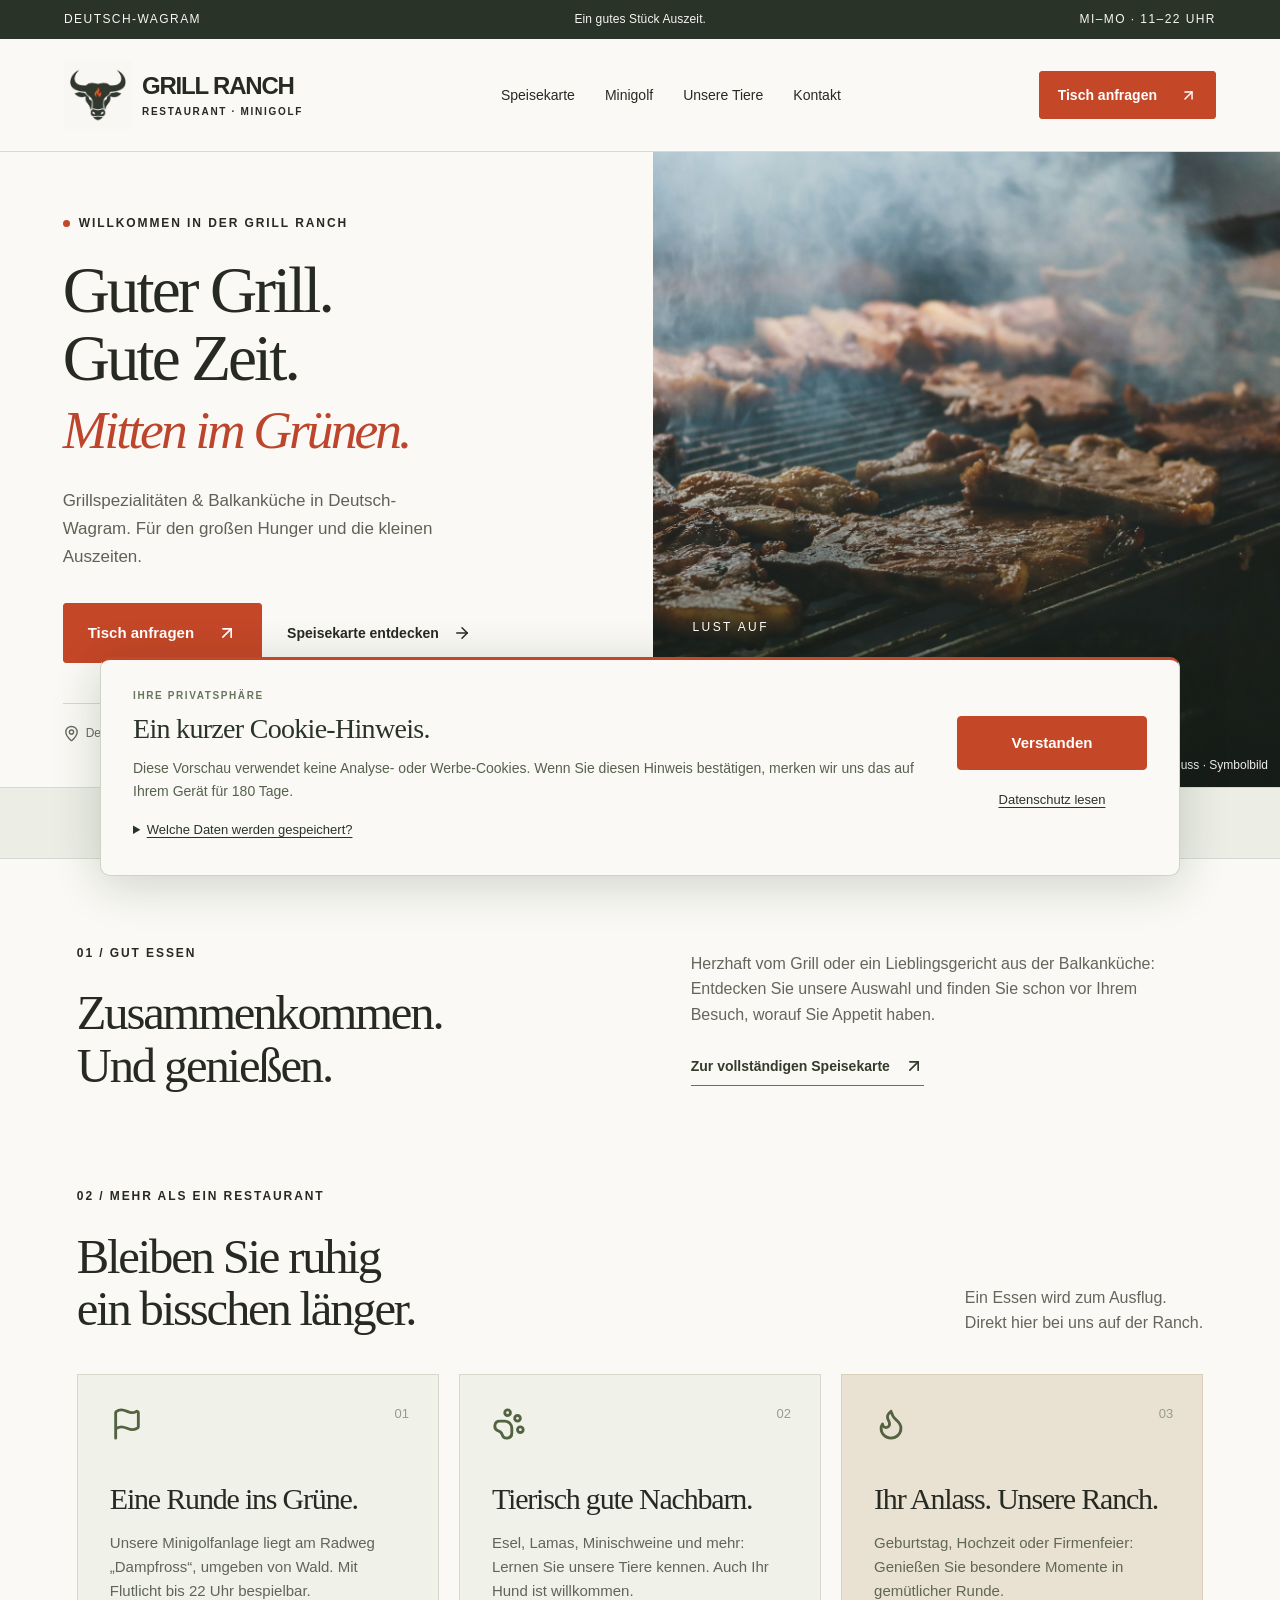
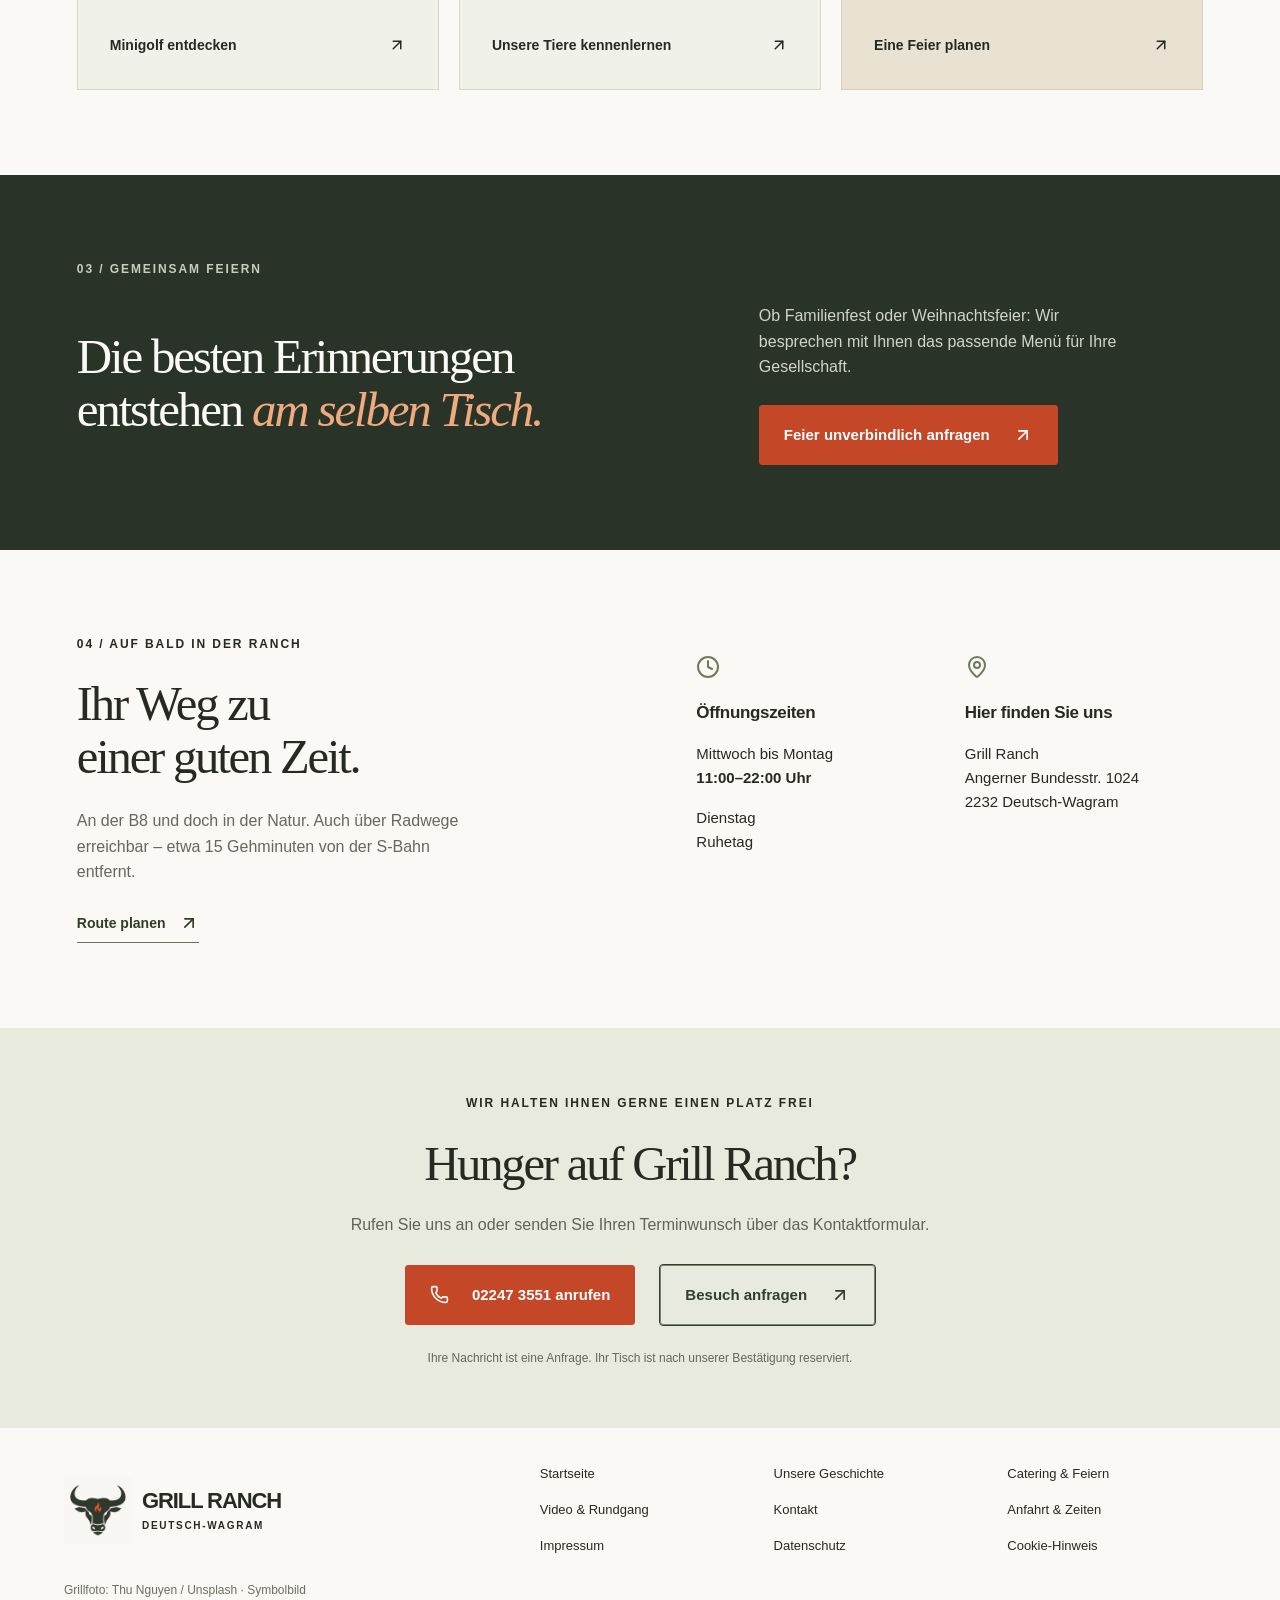
<file: index.html>
<!DOCTYPE html><html lang="de"><head><meta charSet="utf-8"/><meta name="viewport" content="width=device-width, initial-scale=1"/><link rel="preload" href="./ranch-logo.png" as="image"/><link rel="stylesheet" href="./style.css"><title>Grill Ranch | Grillgenuss &amp; Auszeit in Deutsch-Wagram</title><meta name="description" content="Grillspezialitäten, Balkanküche und gemeinsame Zeit im Grünen. Grill Ranch in Deutsch-Wagram: Speisekarte, Öffnungszeiten und Tischreservierung."/>
<meta name="robots" content="noindex, nofollow"><link rel="icon" href="./favicon.svg"><link rel="stylesheet" href="./cookie-notice.css"></head><body><a class="skip" href="#inhalt">Zum Inhalt</a><div class="topline">DEUTSCH-WAGRAM <span>Ein gutes Stück Auszeit.</span> MI–MO · 11–22 UHR</div><header class="site-header"><a href="./" class="brand" aria-label="Grill Ranch Startseite"><img class="brand-mark" src="./ranch-logo.png" alt=""/><span>GRILL RANCH<small>RESTAURANT · MINIGOLF</small></span></a><nav aria-label="Hauptnavigation"><a href="./speisekarte.html">Speisekarte</a><a href="./minigolf.html">Minigolf</a><a href="./tiere.html">Unsere Tiere</a><a href="./kontakt.html">Kontakt</a></nav><a class="button small" href="./kontakt.html#formular">Tisch anfragen <svg xmlns="http://www.w3.org/2000/svg" width="17" height="17" viewBox="0 0 24 24" fill="none" stroke="currentColor" stroke-width="2" stroke-linecap="round" stroke-linejoin="round" class="lucide lucide-arrow-up-right" aria-hidden="true"><path d="M7 7h10v10"></path><path d="M7 17 17 7"></path></svg></a></header><main id="inhalt"><section class="hero"><div class="hero-copy"><p class="eyebrow"><span></span> WILLKOMMEN IN DER GRILL RANCH</p><h1>Guter Grill.<br/>Gute Zeit.<br/><em>Mitten im Grünen.</em></h1><p class="intro">Grillspezialitäten &amp; Balkanküche in Deutsch-Wagram. Für den großen Hunger und die kleinen Auszeiten.</p><div class="actions"><a href="#reservieren" class="button">Tisch anfragen <svg xmlns="http://www.w3.org/2000/svg" width="20" height="20" viewBox="0 0 24 24" fill="none" stroke="currentColor" stroke-width="2" stroke-linecap="round" stroke-linejoin="round" class="lucide lucide-arrow-up-right" aria-hidden="true"><path d="M7 7h10v10"></path><path d="M7 17 17 7"></path></svg></a><a href="./speisekarte.html" class="textlink">Speisekarte entdecken <svg xmlns="http://www.w3.org/2000/svg" width="18" height="18" viewBox="0 0 24 24" fill="none" stroke="currentColor" stroke-width="2" stroke-linecap="round" stroke-linejoin="round" class="lucide lucide-arrow-right" aria-hidden="true"><path d="M5 12h14"></path><path d="m12 5 7 7-7 7"></path></svg></a></div><div class="hero-foot"><span><svg xmlns="http://www.w3.org/2000/svg" width="17" height="17" viewBox="0 0 24 24" fill="none" stroke="currentColor" stroke-width="2" stroke-linecap="round" stroke-linejoin="round" class="lucide lucide-map-pin" aria-hidden="true"><path d="M20 10c0 4.993-5.539 10.193-7.399 11.799a1 1 0 0 1-1.202 0C9.539 20.193 4 14.993 4 10a8 8 0 0 1 16 0"></path><circle cx="12" cy="10" r="3"></circle></svg> Deutsch-Wagram · an der B8</span><a href="tel:+4322473551"><svg xmlns="http://www.w3.org/2000/svg" width="16" height="16" viewBox="0 0 24 24" fill="none" stroke="currentColor" stroke-width="2" stroke-linecap="round" stroke-linejoin="round" class="lucide lucide-phone" aria-hidden="true"><path d="M13.832 16.568a1 1 0 0 0 1.213-.303l.355-.465A2 2 0 0 1 17 15h3a2 2 0 0 1 2 2v3a2 2 0 0 1-2 2A18 18 0 0 1 2 4a2 2 0 0 1 2-2h3a2 2 0 0 1 2 2v3a2 2 0 0 1-.8 1.6l-.468.351a1 1 0 0 0-.292 1.233 14 14 0 0 0 6.392 6.384"></path></svg> 02247 3551</a></div></div><figure class="hero-photo"><img src="./grill.jpg" alt="Saftig gegrilltes Fleisch auf einem Rost – Symbolbild" fetchPriority="high"/><div class="photo-note">LUST AUF<br/><strong>etwas Gutes?</strong><span>Wir freuen uns auf Sie.</span></div><figcaption>Grillgenuss · Symbolbild</figcaption></figure></section><div class="ribbon"><span><svg xmlns="http://www.w3.org/2000/svg" width="24" height="24" viewBox="0 0 24 24" fill="none" stroke="currentColor" stroke-width="2" stroke-linecap="round" stroke-linejoin="round" class="lucide lucide-utensils" aria-hidden="true"><path d="M3 2v7c0 1.1.9 2 2 2h4a2 2 0 0 0 2-2V2"></path><path d="M7 2v20"></path><path d="M21 15V2a5 5 0 0 0-5 5v6c0 1.1.9 2 2 2h3Zm0 0v7"></path></svg> Grill &amp; Balkanküche</span><span><svg xmlns="http://www.w3.org/2000/svg" width="24" height="24" viewBox="0 0 24 24" fill="none" stroke="currentColor" stroke-width="2" stroke-linecap="round" stroke-linejoin="round" class="lucide lucide-flag" aria-hidden="true"><path d="M4 22V4a1 1 0 0 1 .4-.8A6 6 0 0 1 8 2c3 0 5 2 7.333 2q2 0 3.067-.8A1 1 0 0 1 20 4v10a1 1 0 0 1-.4.8A6 6 0 0 1 16 16c-3 0-5-2-8-2a6 6 0 0 0-4 1.528"></path></svg> Minigolf im Grünen</span><span><svg xmlns="http://www.w3.org/2000/svg" width="24" height="24" viewBox="0 0 24 24" fill="none" stroke="currentColor" stroke-width="2" stroke-linecap="round" stroke-linejoin="round" class="lucide lucide-paw-print" aria-hidden="true"><circle cx="11" cy="4" r="2"></circle><circle cx="18" cy="8" r="2"></circle><circle cx="20" cy="16" r="2"></circle><path d="M9 10a5 5 0 0 1 5 5v3.5a3.5 3.5 0 0 1-6.84 1.045Q6.52 17.48 4.46 16.84A3.5 3.5 0 0 1 5.5 10Z"></path></svg> Tiere entdecken</span><span><svg xmlns="http://www.w3.org/2000/svg" width="24" height="24" viewBox="0 0 24 24" fill="none" stroke="currentColor" stroke-width="2" stroke-linecap="round" stroke-linejoin="round" class="lucide lucide-flame" aria-hidden="true"><path d="M12 3q1 4 4 6.5t3 5.5a1 1 0 0 1-14 0 5 5 0 0 1 1-3 1 1 0 0 0 5 0c0-2-1.5-3-1.5-5q0-2 2.5-4"></path></svg> Gemeinsam feiern</span></div><section class="section food" id="genuss"><div><p class="eyebrow">01 / GUT ESSEN</p><h2>Zusammenkommen.<br/>Und genießen.</h2></div><div class="food-right"><p>Herzhaft vom Grill oder ein Lieblingsgericht aus der Balkanküche: Entdecken Sie unsere Auswahl und finden Sie schon vor Ihrem Besuch, worauf Sie Appetit haben.</p><a class="textlink darklink" href="./speisekarte.html">Zur vollständigen Speisekarte <svg xmlns="http://www.w3.org/2000/svg" width="20" height="20" viewBox="0 0 24 24" fill="none" stroke="currentColor" stroke-width="2" stroke-linecap="round" stroke-linejoin="round" class="lucide lucide-arrow-up-right" aria-hidden="true"><path d="M7 7h10v10"></path><path d="M7 17 17 7"></path></svg></a></div></section><section class="experience section" id="erleben"><div class="section-heading"><div><p class="eyebrow">02 / MEHR ALS EIN RESTAURANT</p><h2>Bleiben Sie ruhig<br/>ein bisschen länger.</h2></div><p>Ein Essen wird zum Ausflug.<br/>Direkt hier bei uns auf der Ranch.</p></div><div class="cards"><a class="card" href="./minigolf.html"><svg xmlns="http://www.w3.org/2000/svg" width="34" height="34" viewBox="0 0 24 24" fill="none" stroke="currentColor" stroke-width="2" stroke-linecap="round" stroke-linejoin="round" class="lucide lucide-flag" aria-hidden="true"><path d="M4 22V4a1 1 0 0 1 .4-.8A6 6 0 0 1 8 2c3 0 5 2 7.333 2q2 0 3.067-.8A1 1 0 0 1 20 4v10a1 1 0 0 1-.4.8A6 6 0 0 1 16 16c-3 0-5-2-8-2a6 6 0 0 0-4 1.528"></path></svg><span class="card-number">01</span><h3>Eine Runde ins Grüne.</h3><p>Unsere Minigolfanlage liegt am Radweg „Dampfross“, umgeben von Wald. Mit Flutlicht bis 22 Uhr bespielbar.</p><span class="card-link">Minigolf entdecken <svg xmlns="http://www.w3.org/2000/svg" width="24" height="24" viewBox="0 0 24 24" fill="none" stroke="currentColor" stroke-width="2" stroke-linecap="round" stroke-linejoin="round" class="lucide lucide-arrow-up-right" aria-hidden="true"><path d="M7 7h10v10"></path><path d="M7 17 17 7"></path></svg></span></a><a class="card" href="./tiere.html"><svg xmlns="http://www.w3.org/2000/svg" width="34" height="34" viewBox="0 0 24 24" fill="none" stroke="currentColor" stroke-width="2" stroke-linecap="round" stroke-linejoin="round" class="lucide lucide-paw-print" aria-hidden="true"><circle cx="11" cy="4" r="2"></circle><circle cx="18" cy="8" r="2"></circle><circle cx="20" cy="16" r="2"></circle><path d="M9 10a5 5 0 0 1 5 5v3.5a3.5 3.5 0 0 1-6.84 1.045Q6.52 17.48 4.46 16.84A3.5 3.5 0 0 1 5.5 10Z"></path></svg><span class="card-number">02</span><h3>Tierisch gute Nachbarn.</h3><p>Esel, Lamas, Minischweine und mehr: Lernen Sie unsere Tiere kennen. Auch Ihr Hund ist willkommen.</p><span class="card-link">Unsere Tiere kennenlernen <svg xmlns="http://www.w3.org/2000/svg" width="24" height="24" viewBox="0 0 24 24" fill="none" stroke="currentColor" stroke-width="2" stroke-linecap="round" stroke-linejoin="round" class="lucide lucide-arrow-up-right" aria-hidden="true"><path d="M7 7h10v10"></path><path d="M7 17 17 7"></path></svg></span></a><a class="card accent-card" href="#feiern"><svg xmlns="http://www.w3.org/2000/svg" width="34" height="34" viewBox="0 0 24 24" fill="none" stroke="currentColor" stroke-width="2" stroke-linecap="round" stroke-linejoin="round" class="lucide lucide-flame" aria-hidden="true"><path d="M12 3q1 4 4 6.5t3 5.5a1 1 0 0 1-14 0 5 5 0 0 1 1-3 1 1 0 0 0 5 0c0-2-1.5-3-1.5-5q0-2 2.5-4"></path></svg><span class="card-number">03</span><h3>Ihr Anlass. Unsere Ranch.</h3><p>Geburtstag, Hochzeit oder Firmenfeier: Genießen Sie besondere Momente in gemütlicher Runde.</p><span class="card-link">Eine Feier planen <svg xmlns="http://www.w3.org/2000/svg" width="24" height="24" viewBox="0 0 24 24" fill="none" stroke="currentColor" stroke-width="2" stroke-linecap="round" stroke-linejoin="round" class="lucide lucide-arrow-up-right" aria-hidden="true"><path d="M7 7h10v10"></path><path d="M7 17 17 7"></path></svg></span></a></div></section><section class="celebrate section" id="feiern"><p class="eyebrow">03 / GEMEINSAM FEIERN</p><div class="celebrate-inner"><h2>Die besten Erinnerungen<br/>entstehen <em>am selben Tisch.</em></h2><div><p>Ob Familienfest oder Weihnachtsfeier: Wir besprechen mit Ihnen das passende Menü für Ihre Gesellschaft.</p><a class="button" href="./kontakt.html#formular">Feier unverbindlich anfragen <svg xmlns="http://www.w3.org/2000/svg" width="20" height="20" viewBox="0 0 24 24" fill="none" stroke="currentColor" stroke-width="2" stroke-linecap="round" stroke-linejoin="round" class="lucide lucide-arrow-up-right" aria-hidden="true"><path d="M7 7h10v10"></path><path d="M7 17 17 7"></path></svg></a></div></div></section><section class="section visit" id="besuch"><div><p class="eyebrow">04 / AUF BALD IN DER RANCH</p><h2>Ihr Weg zu<br/>einer guten Zeit.</h2><p>An der B8 und doch in der Natur. Auch über Radwege erreichbar – etwa 15 Gehminuten von der S-Bahn entfernt.</p><a class="textlink darklink" href="https://www.google.com/maps/search/?api=1&amp;query=Grill+Ranch+Angerner+Bundesstrasse+1024+Deutsch+Wagram">Route planen <svg xmlns="http://www.w3.org/2000/svg" width="20" height="20" viewBox="0 0 24 24" fill="none" stroke="currentColor" stroke-width="2" stroke-linecap="round" stroke-linejoin="round" class="lucide lucide-arrow-up-right" aria-hidden="true"><path d="M7 7h10v10"></path><path d="M7 17 17 7"></path></svg></a></div><div class="visit-details"><div><svg xmlns="http://www.w3.org/2000/svg" width="24" height="24" viewBox="0 0 24 24" fill="none" stroke="currentColor" stroke-width="2" stroke-linecap="round" stroke-linejoin="round" class="lucide lucide-clock" aria-hidden="true"><circle cx="12" cy="12" r="10"></circle><path d="M12 6v6l4 2"></path></svg><h3>Öffnungszeiten</h3><p>Mittwoch bis Montag <strong>11:00–22:00 Uhr</strong></p><p>Dienstag <span>Ruhetag</span></p></div><div><svg xmlns="http://www.w3.org/2000/svg" width="24" height="24" viewBox="0 0 24 24" fill="none" stroke="currentColor" stroke-width="2" stroke-linecap="round" stroke-linejoin="round" class="lucide lucide-map-pin" aria-hidden="true"><path d="M20 10c0 4.993-5.539 10.193-7.399 11.799a1 1 0 0 1-1.202 0C9.539 20.193 4 14.993 4 10a8 8 0 0 1 16 0"></path><circle cx="12" cy="10" r="3"></circle></svg><h3>Hier finden Sie uns</h3><p>Grill Ranch<br/>Angerner Bundesstr. 1024<br/>2232 Deutsch-Wagram</p></div></div></section><section class="reservation" id="reservieren"><p class="eyebrow">WIR HALTEN IHNEN GERNE EINEN PLATZ FREI</p><h2>Hunger auf Grill Ranch?</h2><p>Rufen Sie uns an oder senden Sie Ihren Terminwunsch über das Kontaktformular.</p><div class="actions"><a class="button" href="tel:+4322473551"><svg xmlns="http://www.w3.org/2000/svg" width="19" height="19" viewBox="0 0 24 24" fill="none" stroke="currentColor" stroke-width="2" stroke-linecap="round" stroke-linejoin="round" class="lucide lucide-phone" aria-hidden="true"><path d="M13.832 16.568a1 1 0 0 0 1.213-.303l.355-.465A2 2 0 0 1 17 15h3a2 2 0 0 1 2 2v3a2 2 0 0 1-2 2A18 18 0 0 1 2 4a2 2 0 0 1 2-2h3a2 2 0 0 1 2 2v3a2 2 0 0 1-.8 1.6l-.468.351a1 1 0 0 0-.292 1.233 14 14 0 0 0 6.392 6.384"></path></svg> 02247 3551 anrufen</a><a class="button outline" href="./kontakt.html#formular">Besuch anfragen <svg xmlns="http://www.w3.org/2000/svg" width="20" height="20" viewBox="0 0 24 24" fill="none" stroke="currentColor" stroke-width="2" stroke-linecap="round" stroke-linejoin="round" class="lucide lucide-arrow-up-right" aria-hidden="true"><path d="M7 7h10v10"></path><path d="M7 17 17 7"></path></svg></a></div><small>Ihre Nachricht ist eine Anfrage. Ihr Tisch ist nach unserer Bestätigung reserviert.</small></section></main><footer class="ranch-footer"><a class="brand" href="./"><img class="brand-mark" src="./ranch-logo.png" alt=""/><span>GRILL RANCH<small>DEUTSCH-WAGRAM</small></span></a><nav aria-label="Weitere Seiten"><a href="./">Startseite</a><a href="./chronik.html">Unsere Geschichte</a><a href="./mobil.html">Catering &amp; Feiern</a><a href="./video.html">Video &amp; Rundgang</a><a href="./kontakt.html#formular">Kontakt</a><a href="./#besuch">Anfahrt &amp; Zeiten</a><a href="./impressum.html">Impressum</a><a href="./datenschutz.html">Datenschutz</a></nav><small>Grillfoto: Thu Nguyen / Unsplash · Symbolbild</small></footer><div class="mobile-bar"><a href="./kontakt.html#formular">Kontakt</a><a href="tel:+4322473551"><svg xmlns="http://www.w3.org/2000/svg" width="17" height="17" viewBox="0 0 24 24" fill="none" stroke="currentColor" stroke-width="2" stroke-linecap="round" stroke-linejoin="round" class="lucide lucide-phone" aria-hidden="true"><path d="M13.832 16.568a1 1 0 0 0 1.213-.303l.355-.465A2 2 0 0 1 17 15h3a2 2 0 0 1 2 2v3a2 2 0 0 1-2 2A18 18 0 0 1 2 4a2 2 0 0 1 2-2h3a2 2 0 0 1 2 2v3a2 2 0 0 1-.8 1.6l-.468.351a1 1 0 0 0-.292 1.233 14 14 0 0 0 6.392 6.384"></path></svg> Tisch telefonisch anfragen</a></div><script src="./cookie-notice.js" defer></script></body></html>
</file>
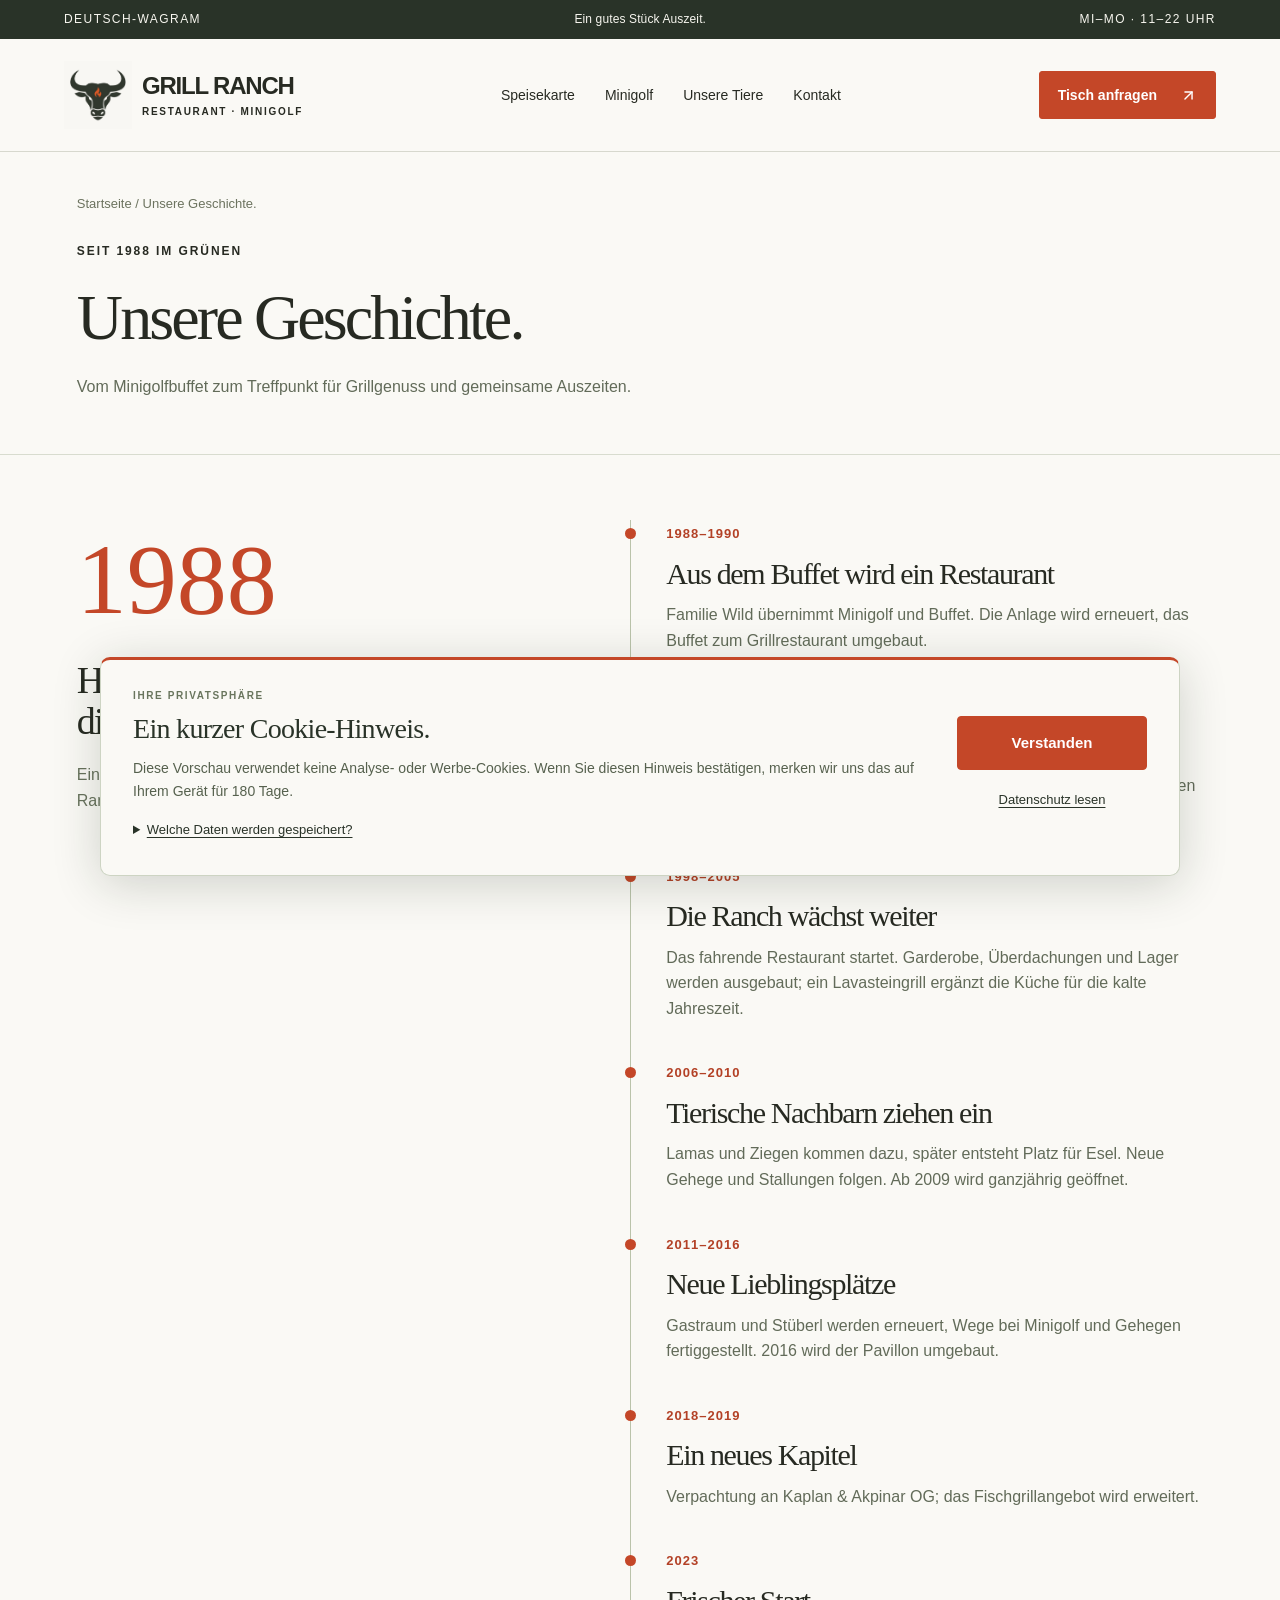
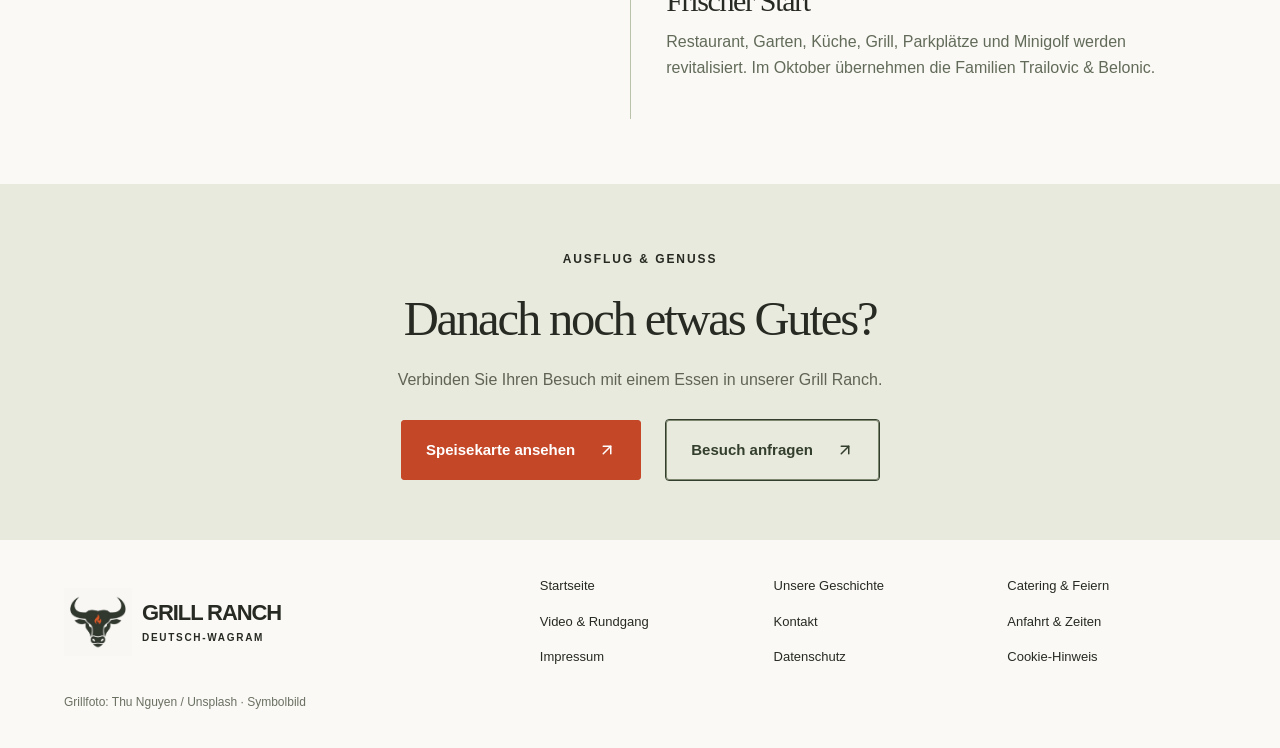
<file: chronik.html>
<!DOCTYPE html><html lang="de"><head><meta charSet="utf-8"/><meta name="viewport" content="width=device-width, initial-scale=1"/><link rel="preload" href="./ranch-logo.png" as="image"/><link rel="stylesheet" href="./style.css"><title>Unsere Geschichte. | Grill Ranch Deutsch-Wagram</title><meta name="description" content="Vom Minigolfbuffet zum Treffpunkt für Grillgenuss und gemeinsame Auszeiten."/>
<meta name="robots" content="noindex, nofollow"><link rel="icon" href="./favicon.svg"><link rel="stylesheet" href="./cookie-notice.css"></head><body><a class="skip" href="#inhalt">Zum Inhalt</a><div class="topline">DEUTSCH-WAGRAM <span>Ein gutes Stück Auszeit.</span> MI–MO · 11–22 UHR</div><header class="site-header"><a href="./" class="brand" aria-label="Grill Ranch Startseite"><img class="brand-mark" src="./ranch-logo.png" alt=""/><span>GRILL RANCH<small>RESTAURANT · MINIGOLF</small></span></a><nav aria-label="Hauptnavigation"><a href="./speisekarte.html">Speisekarte</a><a href="./minigolf.html">Minigolf</a><a href="./tiere.html">Unsere Tiere</a><a href="./kontakt.html">Kontakt</a></nav><a class="button small" href="./kontakt.html#formular">Tisch anfragen <svg xmlns="http://www.w3.org/2000/svg" width="17" height="17" viewBox="0 0 24 24" fill="none" stroke="currentColor" stroke-width="2" stroke-linecap="round" stroke-linejoin="round" class="lucide lucide-arrow-up-right" aria-hidden="true"><path d="M7 7h10v10"></path><path d="M7 17 17 7"></path></svg></a></header><main id="inhalt"><section class="info-heading"><a class="breadcrumb" href="./">Startseite / <!-- -->Unsere Geschichte.</a><p class="eyebrow">SEIT 1988 IM GRÜNEN</p><h1>Unsere Geschichte.</h1><p>Vom Minigolfbuffet zum Treffpunkt für Grillgenuss und gemeinsame Auszeiten.</p></section><section class="timeline-section"><div class="timeline-aside"><span class="big-year">1988</span><h2>Hier beginnt<br/>die Geschichte.</h2><p>Ein Rückblick auf die Entwicklung der Grill Ranch in Deutsch-Wagram.</p></div><ol class="timeline"><li><span>1988–1990</span><h2>Aus dem Buffet wird ein Restaurant</h2><p>Familie Wild übernimmt Minigolf und Buffet. Die Anlage wird erneuert, das Buffet zum Grillrestaurant umgebaut.</p></li><li><span>1992–1997</span><h2>Mehr Platz für Genuss</h2><p>Holzkohlegrill, Gastgarten, Parkplätze, Schirmbar und Spielplatz entstehen oder werden erweitert.</p></li><li><span>1998–2005</span><h2>Die Ranch wächst weiter</h2><p>Das fahrende Restaurant startet. Garderobe, Überdachungen und Lager werden ausgebaut; ein Lavasteingrill ergänzt die Küche für die kalte Jahreszeit.</p></li><li><span>2006–2010</span><h2>Tierische Nachbarn ziehen ein</h2><p>Lamas und Ziegen kommen dazu, später entsteht Platz für Esel. Neue Gehege und Stallungen folgen. Ab 2009 wird ganzjährig geöffnet.</p></li><li><span>2011–2016</span><h2>Neue Lieblingsplätze</h2><p>Gastraum und Stüberl werden erneuert, Wege bei Minigolf und Gehegen fertiggestellt. 2016 wird der Pavillon umgebaut.</p></li><li><span>2018–2019</span><h2>Ein neues Kapitel</h2><p>Verpachtung an Kaplan &amp; Akpinar OG; das Fischgrillangebot wird erweitert.</p></li><li><span>2023</span><h2>Frischer Start</h2><p>Restaurant, Garten, Küche, Grill, Parkplätze und Minigolf werden revitalisiert. Im Oktober übernehmen die Familien Trailovic &amp; Belonic.</p></li></ol></section><section class="reservation"><p class="eyebrow">AUSFLUG &amp; GENUSS</p><h2>Danach noch etwas Gutes?</h2><p>Verbinden Sie Ihren Besuch mit einem Essen in unserer Grill Ranch.</p><div class="actions"><a class="button" href="./speisekarte.html">Speisekarte ansehen <svg xmlns="http://www.w3.org/2000/svg" width="18" height="18" viewBox="0 0 24 24" fill="none" stroke="currentColor" stroke-width="2" stroke-linecap="round" stroke-linejoin="round" class="lucide lucide-arrow-up-right" aria-hidden="true"><path d="M7 7h10v10"></path><path d="M7 17 17 7"></path></svg></a><a class="button outline" href="./kontakt.html#formular">Besuch anfragen <svg xmlns="http://www.w3.org/2000/svg" width="18" height="18" viewBox="0 0 24 24" fill="none" stroke="currentColor" stroke-width="2" stroke-linecap="round" stroke-linejoin="round" class="lucide lucide-arrow-up-right" aria-hidden="true"><path d="M7 7h10v10"></path><path d="M7 17 17 7"></path></svg></a></div></section></main><footer class="ranch-footer"><a class="brand" href="./"><img class="brand-mark" src="./ranch-logo.png" alt=""/><span>GRILL RANCH<small>DEUTSCH-WAGRAM</small></span></a><nav aria-label="Weitere Seiten"><a href="./">Startseite</a><a href="./chronik.html">Unsere Geschichte</a><a href="./mobil.html">Catering &amp; Feiern</a><a href="./video.html">Video &amp; Rundgang</a><a href="./kontakt.html#formular">Kontakt</a><a href="./#besuch">Anfahrt &amp; Zeiten</a><a href="./impressum.html">Impressum</a><a href="./datenschutz.html">Datenschutz</a></nav><small>Grillfoto: Thu Nguyen / Unsplash · Symbolbild</small></footer><div class="mobile-bar"><a href="./kontakt.html#formular">Kontakt</a><a href="tel:+4322473551"><svg xmlns="http://www.w3.org/2000/svg" width="17" height="17" viewBox="0 0 24 24" fill="none" stroke="currentColor" stroke-width="2" stroke-linecap="round" stroke-linejoin="round" class="lucide lucide-phone" aria-hidden="true"><path d="M13.832 16.568a1 1 0 0 0 1.213-.303l.355-.465A2 2 0 0 1 17 15h3a2 2 0 0 1 2 2v3a2 2 0 0 1-2 2A18 18 0 0 1 2 4a2 2 0 0 1 2-2h3a2 2 0 0 1 2 2v3a2 2 0 0 1-.8 1.6l-.468.351a1 1 0 0 0-.292 1.233 14 14 0 0 0 6.392 6.384"></path></svg> Tisch telefonisch anfragen</a></div><script src="./cookie-notice.js" defer></script></body></html>
</file>
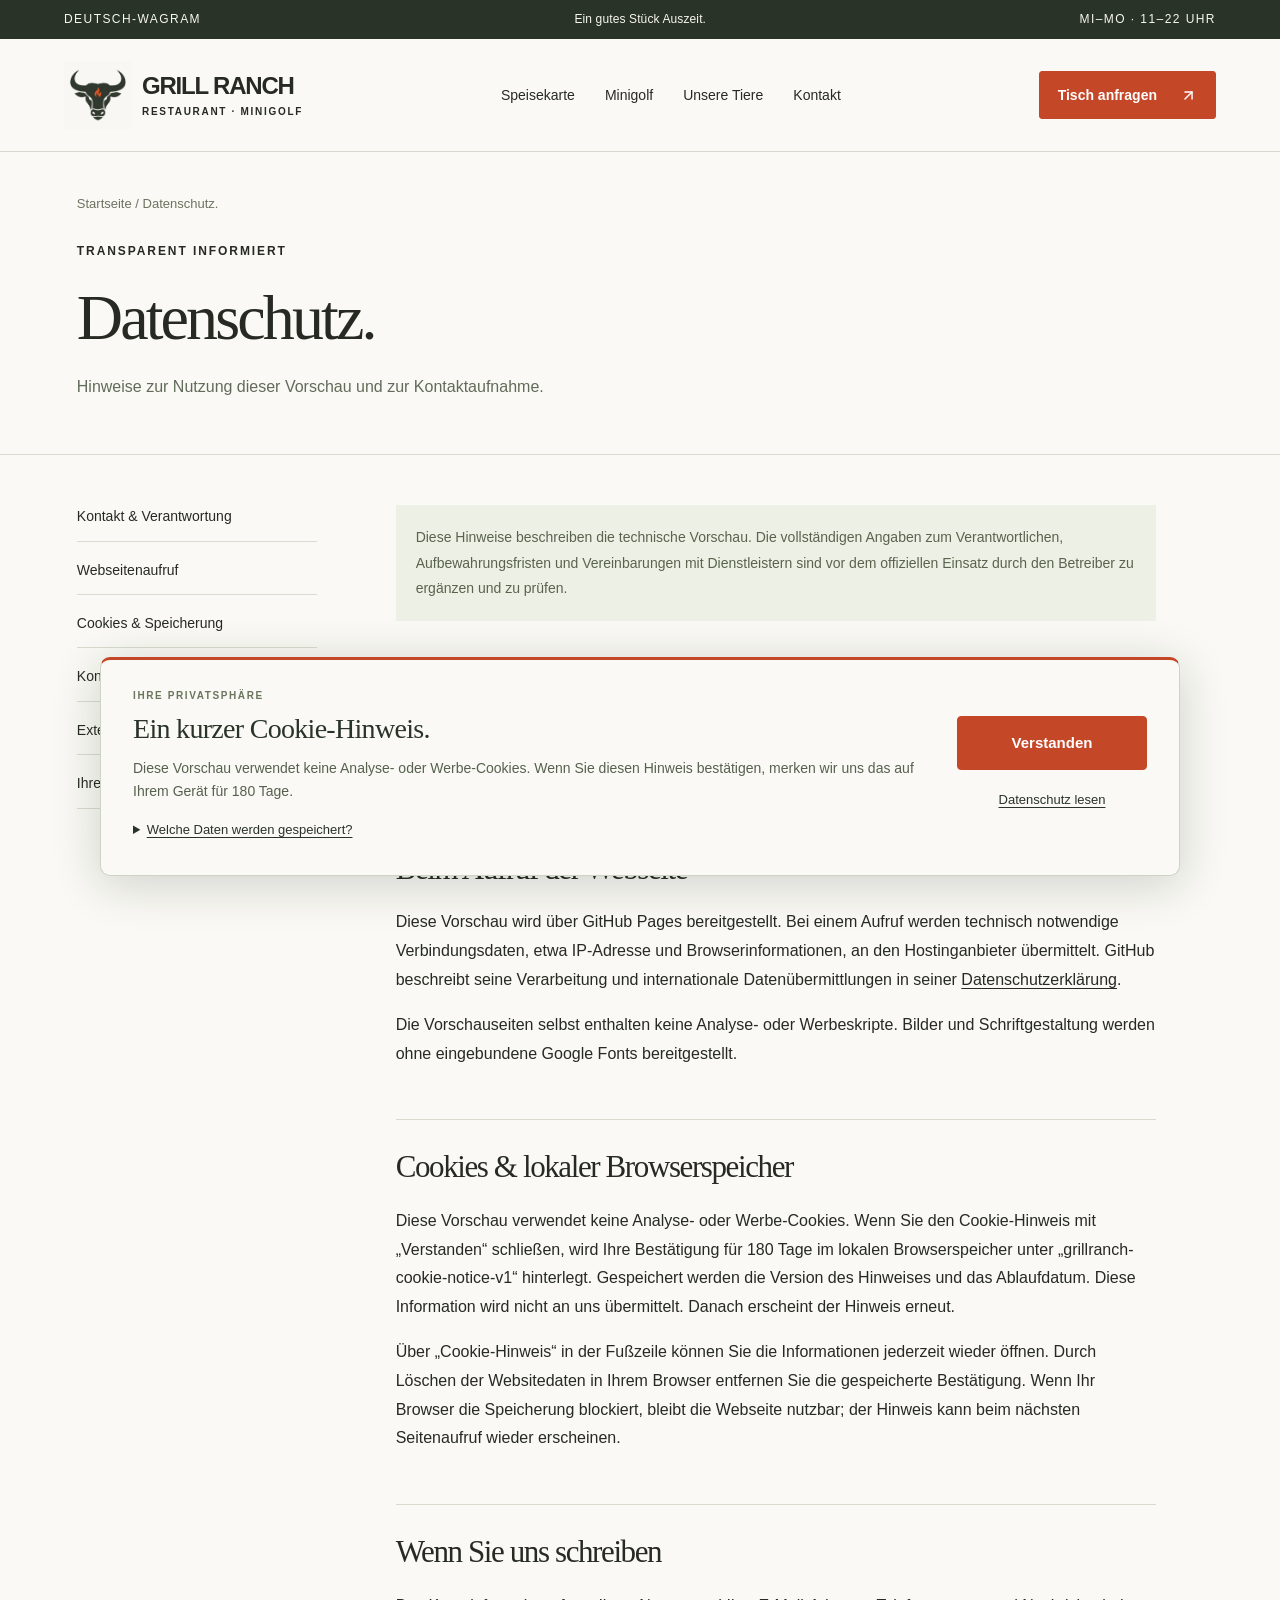
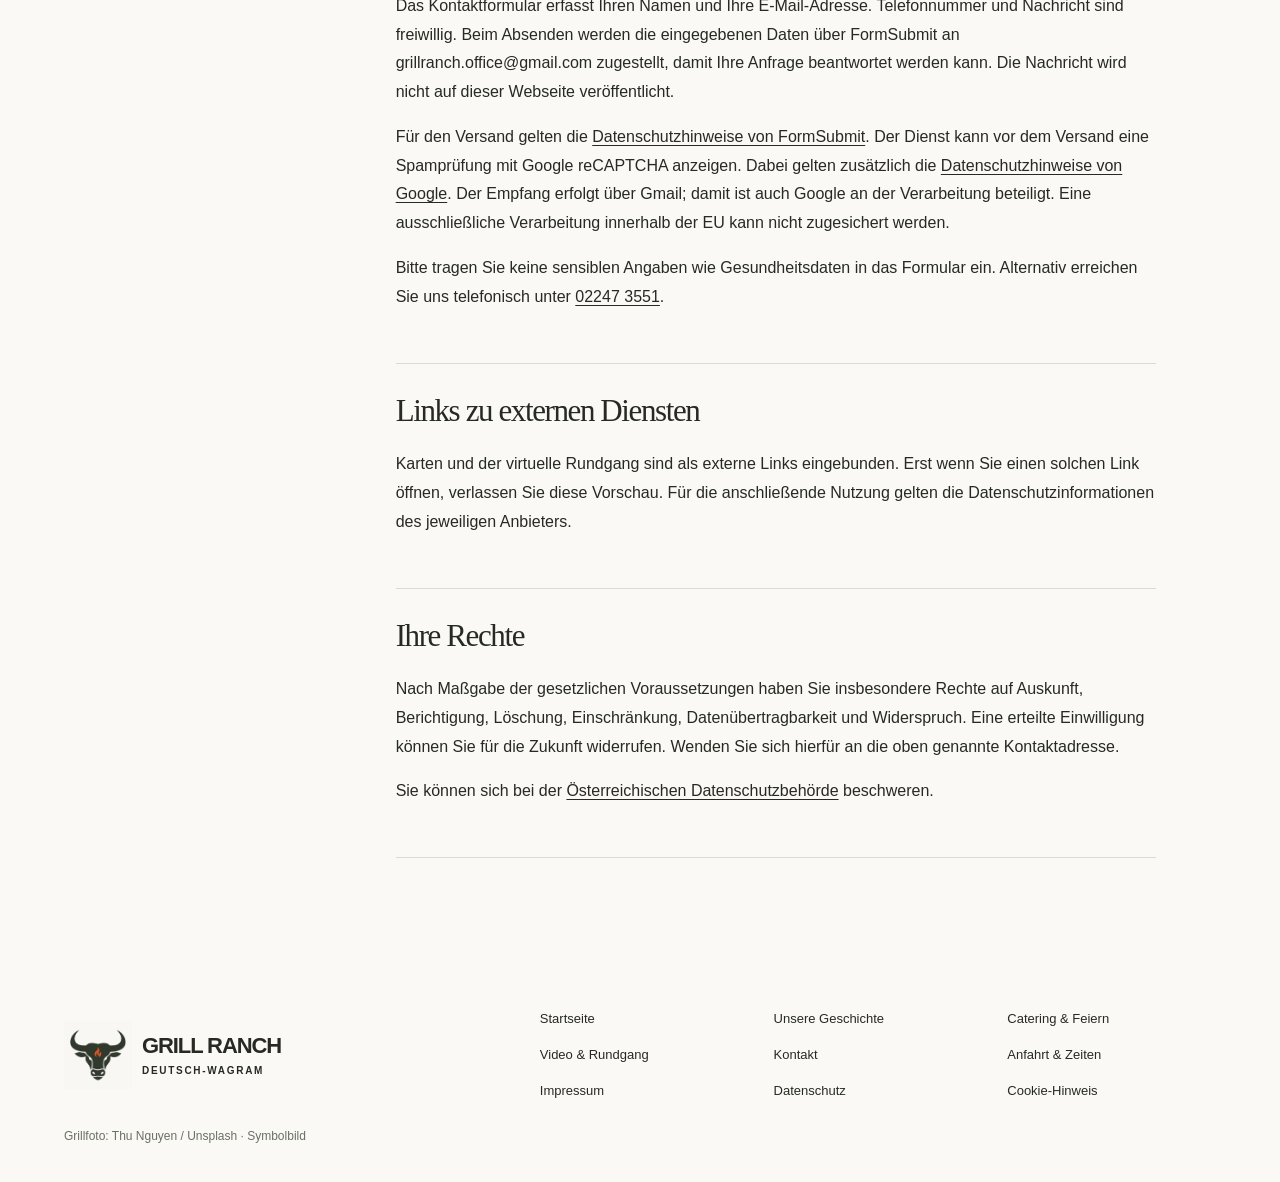
<file: datenschutz.html>
<!DOCTYPE html><html lang="de"><head><meta charSet="utf-8"/><meta name="viewport" content="width=device-width, initial-scale=1"/><link rel="preload" href="./ranch-logo.png" as="image"/><link rel="stylesheet" href="./style.css"><title>Datenschutz. | Grill Ranch Deutsch-Wagram</title><meta name="description" content="Hinweise zur Nutzung dieser Vorschau und zur Kontaktaufnahme."/>
<meta name="robots" content="noindex, nofollow"><link rel="icon" href="./favicon.svg"><link rel="stylesheet" href="./cookie-notice.css"></head><body><a class="skip" href="#inhalt">Zum Inhalt</a><div class="topline">DEUTSCH-WAGRAM <span>Ein gutes Stück Auszeit.</span> MI–MO · 11–22 UHR</div><header class="site-header"><a href="./" class="brand" aria-label="Grill Ranch Startseite"><img class="brand-mark" src="./ranch-logo.png" alt=""/><span>GRILL RANCH<small>RESTAURANT · MINIGOLF</small></span></a><nav aria-label="Hauptnavigation"><a href="./speisekarte.html">Speisekarte</a><a href="./minigolf.html">Minigolf</a><a href="./tiere.html">Unsere Tiere</a><a href="./kontakt.html">Kontakt</a></nav><a class="button small" href="./kontakt.html#formular">Tisch anfragen <svg xmlns="http://www.w3.org/2000/svg" width="17" height="17" viewBox="0 0 24 24" fill="none" stroke="currentColor" stroke-width="2" stroke-linecap="round" stroke-linejoin="round" class="lucide lucide-arrow-up-right" aria-hidden="true"><path d="M7 7h10v10"></path><path d="M7 17 17 7"></path></svg></a></header><main id="inhalt"><section class="info-heading"><a class="breadcrumb" href="./">Startseite / <!-- -->Datenschutz.</a><p class="eyebrow">TRANSPARENT INFORMIERT</p><h1>Datenschutz.</h1><p>Hinweise zur Nutzung dieser Vorschau und zur Kontaktaufnahme.</p></section><section class="legal-layout"><aside class="legal-nav"><a href="#verantwortung">Kontakt &amp; Verantwortung</a><a href="#hosting">Webseitenaufruf</a><a href="#cookies">Cookies & Speicherung</a><a href="#anfragen">Kontaktformular</a><a href="#dienste">Externe Dienste</a><a href="#rechte">Ihre Rechte</a></aside><div class="legal-copy"><p class="legal-note">Diese Hinweise beschreiben die technische Vorschau. Die vollständigen Angaben zum Verantwortlichen, Aufbewahrungsfristen und Vereinbarungen mit Dienstleistern sind vor dem offiziellen Einsatz durch den Betreiber zu ergänzen und zu prüfen.</p><section id="verantwortung"><h2>Kontakt &amp; Verantwortung</h2><p>Anfragen zur Grill Ranch: Angerner Bundesstr. 1024, 2232 Deutsch-Wagram, Österreich. E-Mail: <a href="mailto:office@grillranch.at">office@grillranch.at</a>. Weitere Unternehmensangaben stehen im <a href="./impressum.html">Impressum</a>.</p></section><section id="hosting"><h2>Beim Aufruf der Webseite</h2><p>Diese Vorschau wird über GitHub Pages bereitgestellt. Bei einem Aufruf werden technisch notwendige Verbindungsdaten, etwa IP-Adresse und Browserinformationen, an den Hostinganbieter übermittelt. GitHub beschreibt seine Verarbeitung und internationale Datenübermittlungen in seiner <a href="https://docs.github.com/en/site-policy/privacy-policies/github-general-privacy-statement" target="_blank" rel="noopener noreferrer">Datenschutzerklärung</a>.</p><p>Die Vorschauseiten selbst enthalten keine Analyse- oder Werbeskripte. Bilder und Schriftgestaltung werden ohne eingebundene Google Fonts bereitgestellt.</p></section><section id="cookies"><h2>Cookies & lokaler Browserspeicher</h2><p>Diese Vorschau verwendet keine Analyse- oder Werbe-Cookies. Wenn Sie den Cookie-Hinweis mit „Verstanden“ schließen, wird Ihre Bestätigung für 180 Tage im lokalen Browserspeicher unter „grillranch-cookie-notice-v1“ hinterlegt. Gespeichert werden die Version des Hinweises und das Ablaufdatum. Diese Information wird nicht an uns übermittelt. Danach erscheint der Hinweis erneut.</p><p>Über „Cookie-Hinweis“ in der Fußzeile können Sie die Informationen jederzeit wieder öffnen. Durch Löschen der Websitedaten in Ihrem Browser entfernen Sie die gespeicherte Bestätigung. Wenn Ihr Browser die Speicherung blockiert, bleibt die Webseite nutzbar; der Hinweis kann beim nächsten Seitenaufruf wieder erscheinen.</p></section><section id="anfragen"><h2>Wenn Sie uns schreiben</h2><p>Das Kontaktformular erfasst Ihren Namen und Ihre E-Mail-Adresse. Telefonnummer und Nachricht sind freiwillig. Beim Absenden werden die eingegebenen Daten über FormSubmit an grillranch.office@gmail.com zugestellt, damit Ihre Anfrage beantwortet werden kann. Die Nachricht wird nicht auf dieser Webseite veröffentlicht.</p><p>Für den Versand gelten die <a href="https://formsubmit.co/privacy.pdf" target="_blank" rel="noopener noreferrer">Datenschutzhinweise von FormSubmit</a>. Der Dienst kann vor dem Versand eine Spamprüfung mit Google reCAPTCHA anzeigen. Dabei gelten zusätzlich die <a href="https://policies.google.com/privacy" target="_blank" rel="noopener noreferrer">Datenschutzhinweise von Google</a>. Der Empfang erfolgt über Gmail; damit ist auch Google an der Verarbeitung beteiligt. Eine ausschließliche Verarbeitung innerhalb der EU kann nicht zugesichert werden.</p><p>Bitte tragen Sie keine sensiblen Angaben wie Gesundheitsdaten in das Formular ein. Alternativ erreichen Sie uns telefonisch unter <a href="tel:+4322473551">02247 3551</a>.</p></section><section id="dienste"><h2>Links zu externen Diensten</h2><p>Karten und der virtuelle Rundgang sind als externe Links eingebunden. Erst wenn Sie einen solchen Link öffnen, verlassen Sie diese Vorschau. Für die anschließende Nutzung gelten die Datenschutzinformationen des jeweiligen Anbieters.</p></section><section id="rechte"><h2>Ihre Rechte</h2><p>Nach Maßgabe der gesetzlichen Voraussetzungen haben Sie insbesondere Rechte auf Auskunft, Berichtigung, Löschung, Einschränkung, Datenübertragbarkeit und Widerspruch. Eine erteilte Einwilligung können Sie für die Zukunft widerrufen. Wenden Sie sich hierfür an die oben genannte Kontaktadresse.</p><p>Sie können sich bei der <a href="https://www.dsb.gv.at/" target="_blank" rel="noopener noreferrer">Österreichischen Datenschutzbehörde</a> beschweren.</p></section></div></section></main><footer class="ranch-footer"><a class="brand" href="./"><img class="brand-mark" src="./ranch-logo.png" alt=""/><span>GRILL RANCH<small>DEUTSCH-WAGRAM</small></span></a><nav aria-label="Weitere Seiten"><a href="./">Startseite</a><a href="./chronik.html">Unsere Geschichte</a><a href="./mobil.html">Catering &amp; Feiern</a><a href="./video.html">Video &amp; Rundgang</a><a href="./kontakt.html#formular">Kontakt</a><a href="./#besuch">Anfahrt &amp; Zeiten</a><a href="./impressum.html">Impressum</a><a href="./datenschutz.html">Datenschutz</a></nav><small>Grillfoto: Thu Nguyen / Unsplash · Symbolbild</small></footer><div class="mobile-bar"><a href="./kontakt.html#formular">Kontakt</a><a href="tel:+4322473551"><svg xmlns="http://www.w3.org/2000/svg" width="17" height="17" viewBox="0 0 24 24" fill="none" stroke="currentColor" stroke-width="2" stroke-linecap="round" stroke-linejoin="round" class="lucide lucide-phone" aria-hidden="true"><path d="M13.832 16.568a1 1 0 0 0 1.213-.303l.355-.465A2 2 0 0 1 17 15h3a2 2 0 0 1 2 2v3a2 2 0 0 1-2 2A18 18 0 0 1 2 4a2 2 0 0 1 2-2h3a2 2 0 0 1 2 2v3a2 2 0 0 1-.8 1.6l-.468.351a1 1 0 0 0-.292 1.233 14 14 0 0 0 6.392 6.384"></path></svg> Tisch telefonisch anfragen</a></div><script src="./cookie-notice.js" defer></script></body></html>
</file>
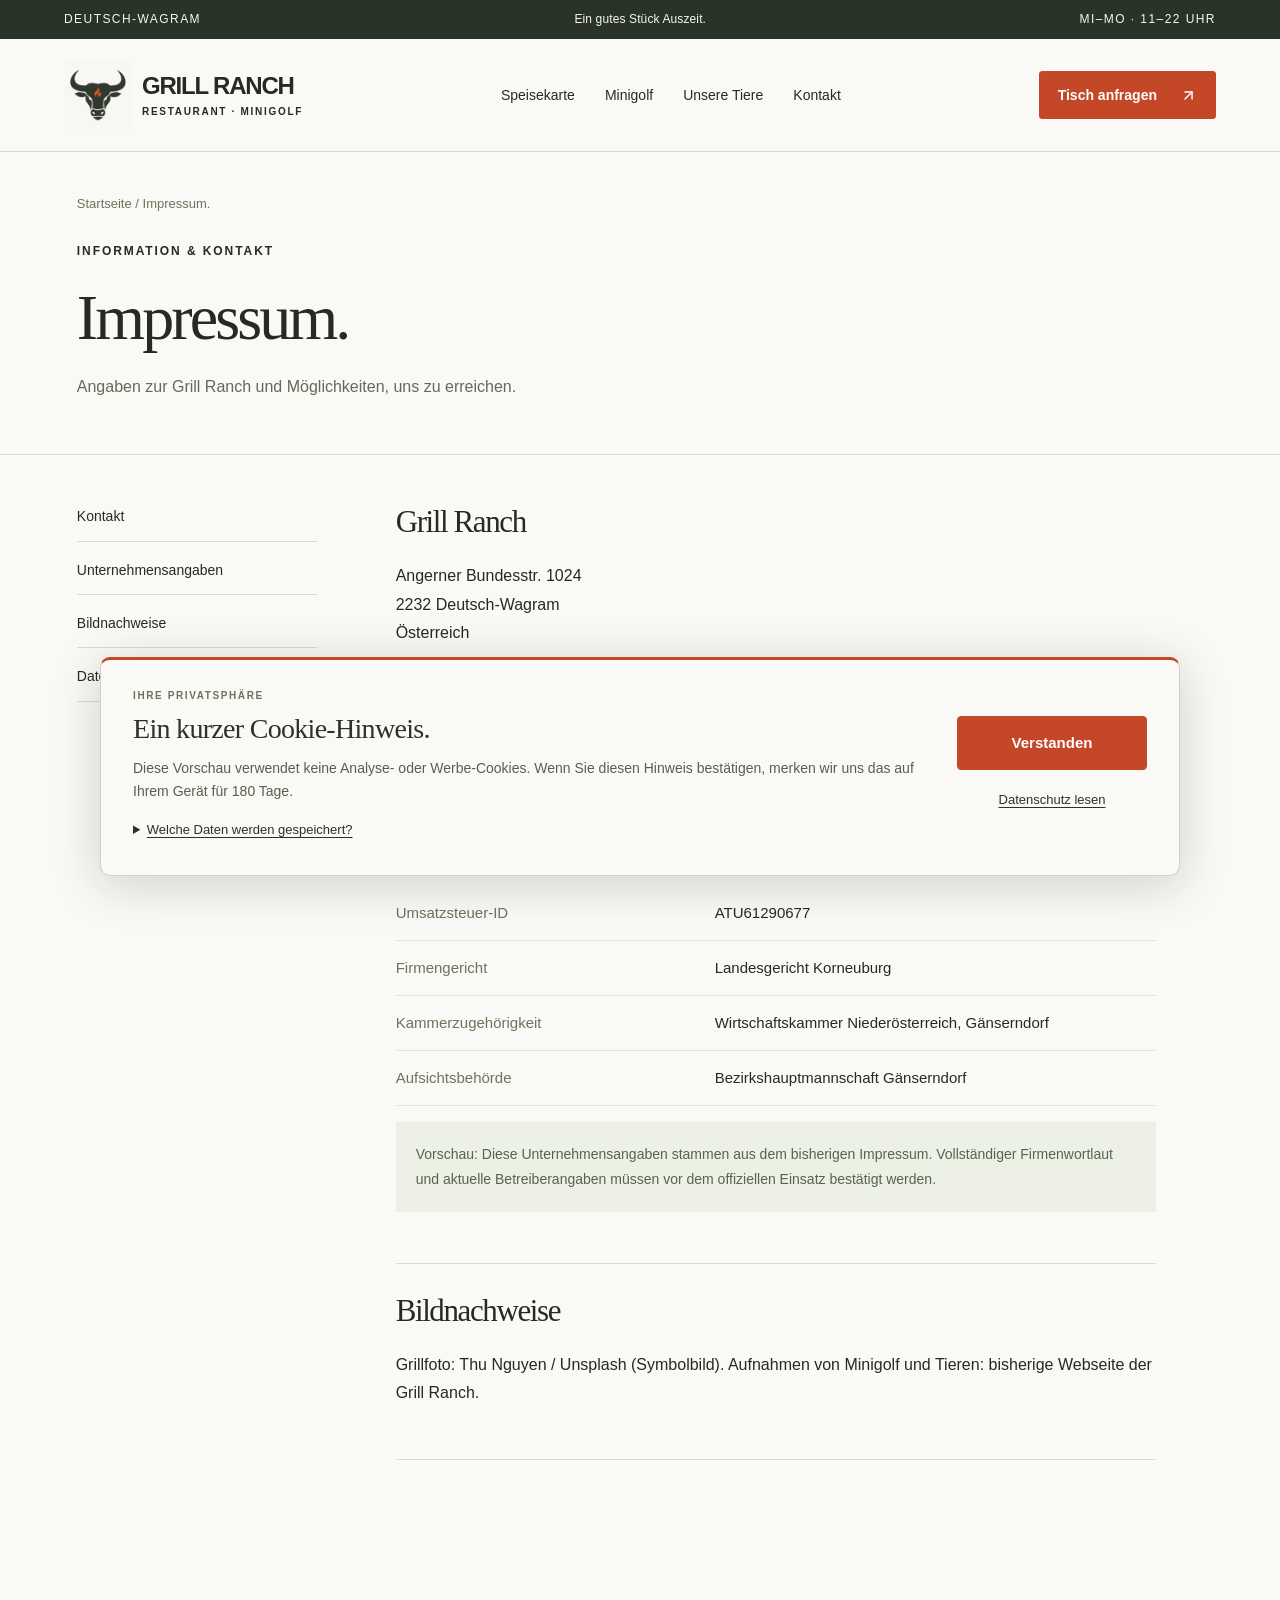
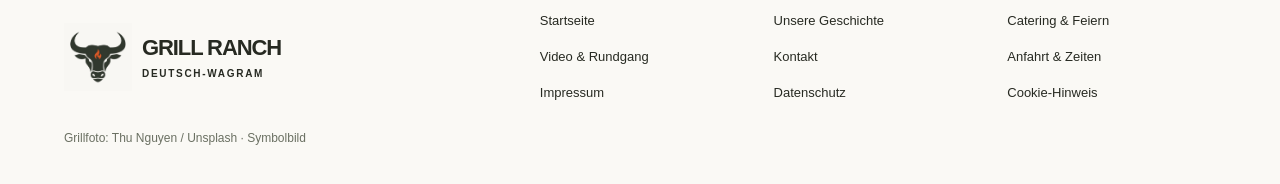
<file: impressum.html>
<!DOCTYPE html><html lang="de"><head><meta charSet="utf-8"/><meta name="viewport" content="width=device-width, initial-scale=1"/><link rel="preload" href="./ranch-logo.png" as="image"/><link rel="stylesheet" href="./style.css"><title>Impressum. | Grill Ranch Deutsch-Wagram</title><meta name="description" content="Angaben zur Grill Ranch und Möglichkeiten, uns zu erreichen."/>
<meta name="robots" content="noindex, nofollow"><link rel="icon" href="./favicon.svg"><link rel="stylesheet" href="./cookie-notice.css"></head><body><a class="skip" href="#inhalt">Zum Inhalt</a><div class="topline">DEUTSCH-WAGRAM <span>Ein gutes Stück Auszeit.</span> MI–MO · 11–22 UHR</div><header class="site-header"><a href="./" class="brand" aria-label="Grill Ranch Startseite"><img class="brand-mark" src="./ranch-logo.png" alt=""/><span>GRILL RANCH<small>RESTAURANT · MINIGOLF</small></span></a><nav aria-label="Hauptnavigation"><a href="./speisekarte.html">Speisekarte</a><a href="./minigolf.html">Minigolf</a><a href="./tiere.html">Unsere Tiere</a><a href="./kontakt.html">Kontakt</a></nav><a class="button small" href="./kontakt.html#formular">Tisch anfragen <svg xmlns="http://www.w3.org/2000/svg" width="17" height="17" viewBox="0 0 24 24" fill="none" stroke="currentColor" stroke-width="2" stroke-linecap="round" stroke-linejoin="round" class="lucide lucide-arrow-up-right" aria-hidden="true"><path d="M7 7h10v10"></path><path d="M7 17 17 7"></path></svg></a></header><main id="inhalt"><section class="info-heading"><a class="breadcrumb" href="./">Startseite / <!-- -->Impressum.</a><p class="eyebrow">INFORMATION &amp; KONTAKT</p><h1>Impressum.</h1><p>Angaben zur Grill Ranch und Möglichkeiten, uns zu erreichen.</p></section><section class="legal-layout"><aside class="legal-nav"><a href="#kontaktangaben">Kontakt</a><a href="#unternehmen">Unternehmensangaben</a><a href="#bildnachweise">Bildnachweise</a><a href="./datenschutz.html">Datenschutz</a></aside><div class="legal-copy"><section id="kontaktangaben"><h2>Grill Ranch</h2><p>Angerner Bundesstr. 1024<br/>2232 Deutsch-Wagram<br/>Österreich</p><p>Telefon: <a href="tel:+4322473551">02247 3551</a><br/>E-Mail: <a href="mailto:office@grillranch.at">office@grillranch.at</a></p><a class="textlink" href="./kontakt.html#formular">Zum Kontaktformular</a></section><section id="unternehmen"><h2>Unternehmensangaben</h2><dl class="legal-data"><div><dt>Umsatzsteuer-ID</dt><dd>ATU61290677</dd></div><div><dt>Firmengericht</dt><dd>Landesgericht Korneuburg</dd></div><div><dt>Kammerzugehörigkeit</dt><dd>Wirtschaftskammer Niederösterreich, Gänserndorf</dd></div><div><dt>Aufsichtsbehörde</dt><dd>Bezirkshauptmannschaft Gänserndorf</dd></div></dl><p class="legal-note">Vorschau: Diese Unternehmensangaben stammen aus dem bisherigen Impressum. Vollständiger Firmenwortlaut und aktuelle Betreiberangaben müssen vor dem offiziellen Einsatz bestätigt werden.</p></section><section id="bildnachweise"><h2>Bildnachweise</h2><p>Grillfoto: Thu Nguyen / Unsplash (Symbolbild). Aufnahmen von Minigolf und Tieren: bisherige Webseite der Grill Ranch.</p></section></div></section></main><footer class="ranch-footer"><a class="brand" href="./"><img class="brand-mark" src="./ranch-logo.png" alt=""/><span>GRILL RANCH<small>DEUTSCH-WAGRAM</small></span></a><nav aria-label="Weitere Seiten"><a href="./">Startseite</a><a href="./chronik.html">Unsere Geschichte</a><a href="./mobil.html">Catering &amp; Feiern</a><a href="./video.html">Video &amp; Rundgang</a><a href="./kontakt.html#formular">Kontakt</a><a href="./#besuch">Anfahrt &amp; Zeiten</a><a href="./impressum.html">Impressum</a><a href="./datenschutz.html">Datenschutz</a></nav><small>Grillfoto: Thu Nguyen / Unsplash · Symbolbild</small></footer><div class="mobile-bar"><a href="./kontakt.html#formular">Kontakt</a><a href="tel:+4322473551"><svg xmlns="http://www.w3.org/2000/svg" width="17" height="17" viewBox="0 0 24 24" fill="none" stroke="currentColor" stroke-width="2" stroke-linecap="round" stroke-linejoin="round" class="lucide lucide-phone" aria-hidden="true"><path d="M13.832 16.568a1 1 0 0 0 1.213-.303l.355-.465A2 2 0 0 1 17 15h3a2 2 0 0 1 2 2v3a2 2 0 0 1-2 2A18 18 0 0 1 2 4a2 2 0 0 1 2-2h3a2 2 0 0 1 2 2v3a2 2 0 0 1-.8 1.6l-.468.351a1 1 0 0 0-.292 1.233 14 14 0 0 0 6.392 6.384"></path></svg> Tisch telefonisch anfragen</a></div><script src="./cookie-notice.js" defer></script></body></html>
</file>
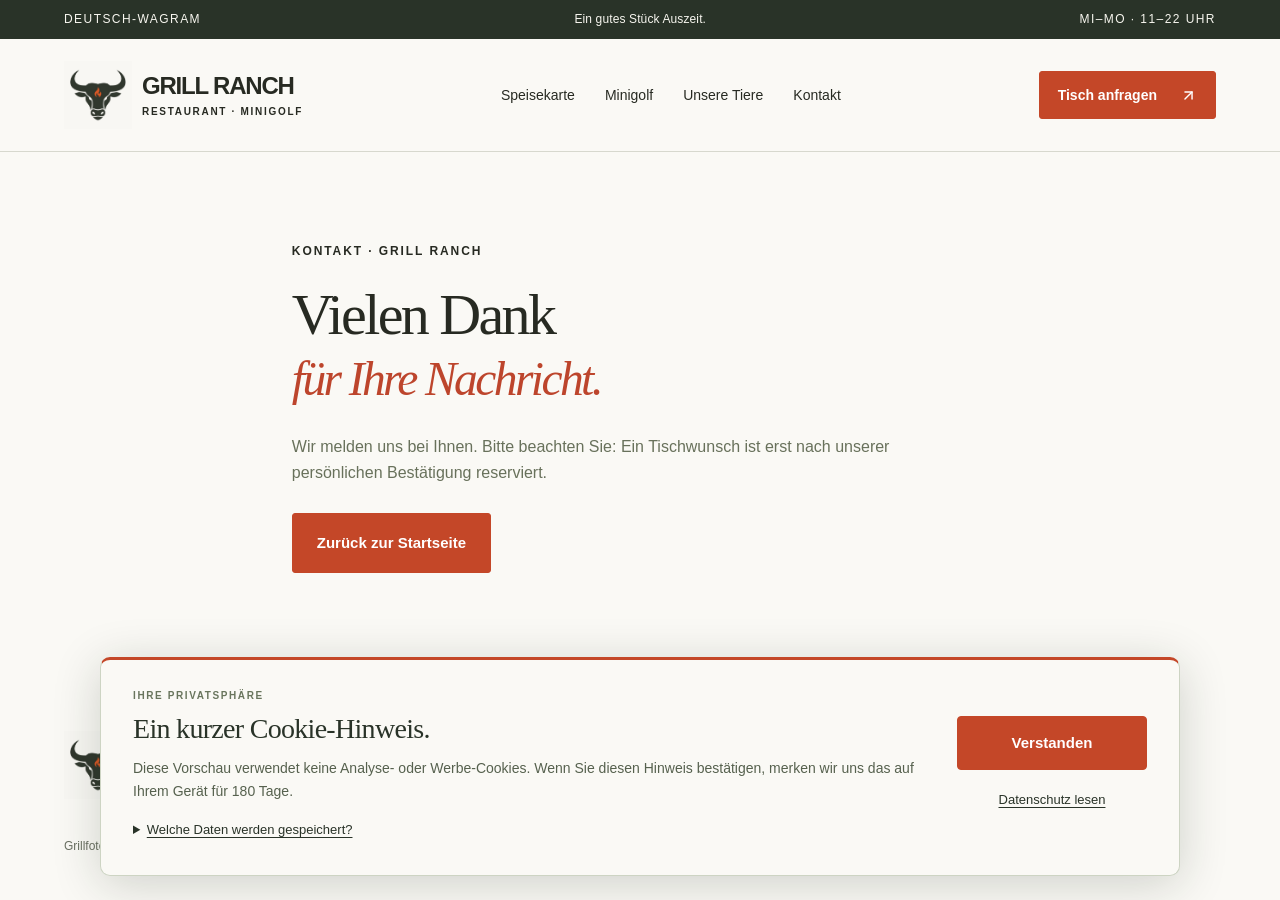
<file: kontakt-danke.html>
<!DOCTYPE html><html lang="de"><head><meta charSet="utf-8"/><meta name="viewport" content="width=device-width, initial-scale=1"/><link rel="preload" href="./ranch-logo.png" as="image"/><link rel="stylesheet" href="./style.css"><title>Vielen Dank | Grill Ranch</title><meta name="description" content="Grillspezialitäten, Balkanküche und gemeinsame Zeit im Grünen. Grill Ranch in Deutsch-Wagram: Speisekarte, Öffnungszeiten und Tischreservierung."/><meta name="robots" content="noindex, nofollow"/>
<meta name="robots" content="noindex, nofollow"><link rel="icon" href="./favicon.svg"><link rel="stylesheet" href="./cookie-notice.css"></head><body><a class="skip" href="#inhalt">Zum Inhalt</a><div class="topline">DEUTSCH-WAGRAM <span>Ein gutes Stück Auszeit.</span> MI–MO · 11–22 UHR</div><header class="site-header"><a href="./" class="brand" aria-label="Grill Ranch Startseite"><img class="brand-mark" src="./ranch-logo.png" alt=""/><span>GRILL RANCH<small>RESTAURANT · MINIGOLF</small></span></a><nav aria-label="Hauptnavigation"><a href="./speisekarte.html">Speisekarte</a><a href="./minigolf.html">Minigolf</a><a href="./tiere.html">Unsere Tiere</a><a href="./kontakt.html">Kontakt</a></nav><a class="button small" href="./kontakt.html#formular">Tisch anfragen <svg xmlns="http://www.w3.org/2000/svg" width="17" height="17" viewBox="0 0 24 24" fill="none" stroke="currentColor" stroke-width="2" stroke-linecap="round" stroke-linejoin="round" class="lucide lucide-arrow-up-right" aria-hidden="true"><path d="M7 7h10v10"></path><path d="M7 17 17 7"></path></svg></a></header><main id="inhalt" class="contact-thanks"><p class="eyebrow">KONTAKT · GRILL RANCH</p><h1>Vielen Dank<br/><em>für Ihre Nachricht.</em></h1><p>Wir melden uns bei Ihnen. Bitte beachten Sie: Ein Tischwunsch ist erst nach unserer persönlichen Bestätigung reserviert.</p><a class="button" href="./">Zurück zur Startseite</a></main><footer class="ranch-footer"><a class="brand" href="./"><img class="brand-mark" src="./ranch-logo.png" alt=""/><span>GRILL RANCH<small>DEUTSCH-WAGRAM</small></span></a><nav aria-label="Weitere Seiten"><a href="./">Startseite</a><a href="./chronik.html">Unsere Geschichte</a><a href="./mobil.html">Catering &amp; Feiern</a><a href="./video.html">Video &amp; Rundgang</a><a href="./kontakt.html#formular">Kontakt</a><a href="./#besuch">Anfahrt &amp; Zeiten</a><a href="./impressum.html">Impressum</a><a href="./datenschutz.html">Datenschutz</a></nav><small>Grillfoto: Thu Nguyen / Unsplash · Symbolbild</small></footer><div class="mobile-bar"><a href="./kontakt.html#formular">Kontakt</a><a href="tel:+4322473551"><svg xmlns="http://www.w3.org/2000/svg" width="17" height="17" viewBox="0 0 24 24" fill="none" stroke="currentColor" stroke-width="2" stroke-linecap="round" stroke-linejoin="round" class="lucide lucide-phone" aria-hidden="true"><path d="M13.832 16.568a1 1 0 0 0 1.213-.303l.355-.465A2 2 0 0 1 17 15h3a2 2 0 0 1 2 2v3a2 2 0 0 1-2 2A18 18 0 0 1 2 4a2 2 0 0 1 2-2h3a2 2 0 0 1 2 2v3a2 2 0 0 1-.8 1.6l-.468.351a1 1 0 0 0-.292 1.233 14 14 0 0 0 6.392 6.384"></path></svg> Tisch telefonisch anfragen</a></div><script src="./cookie-notice.js" defer></script></body></html>
</file>
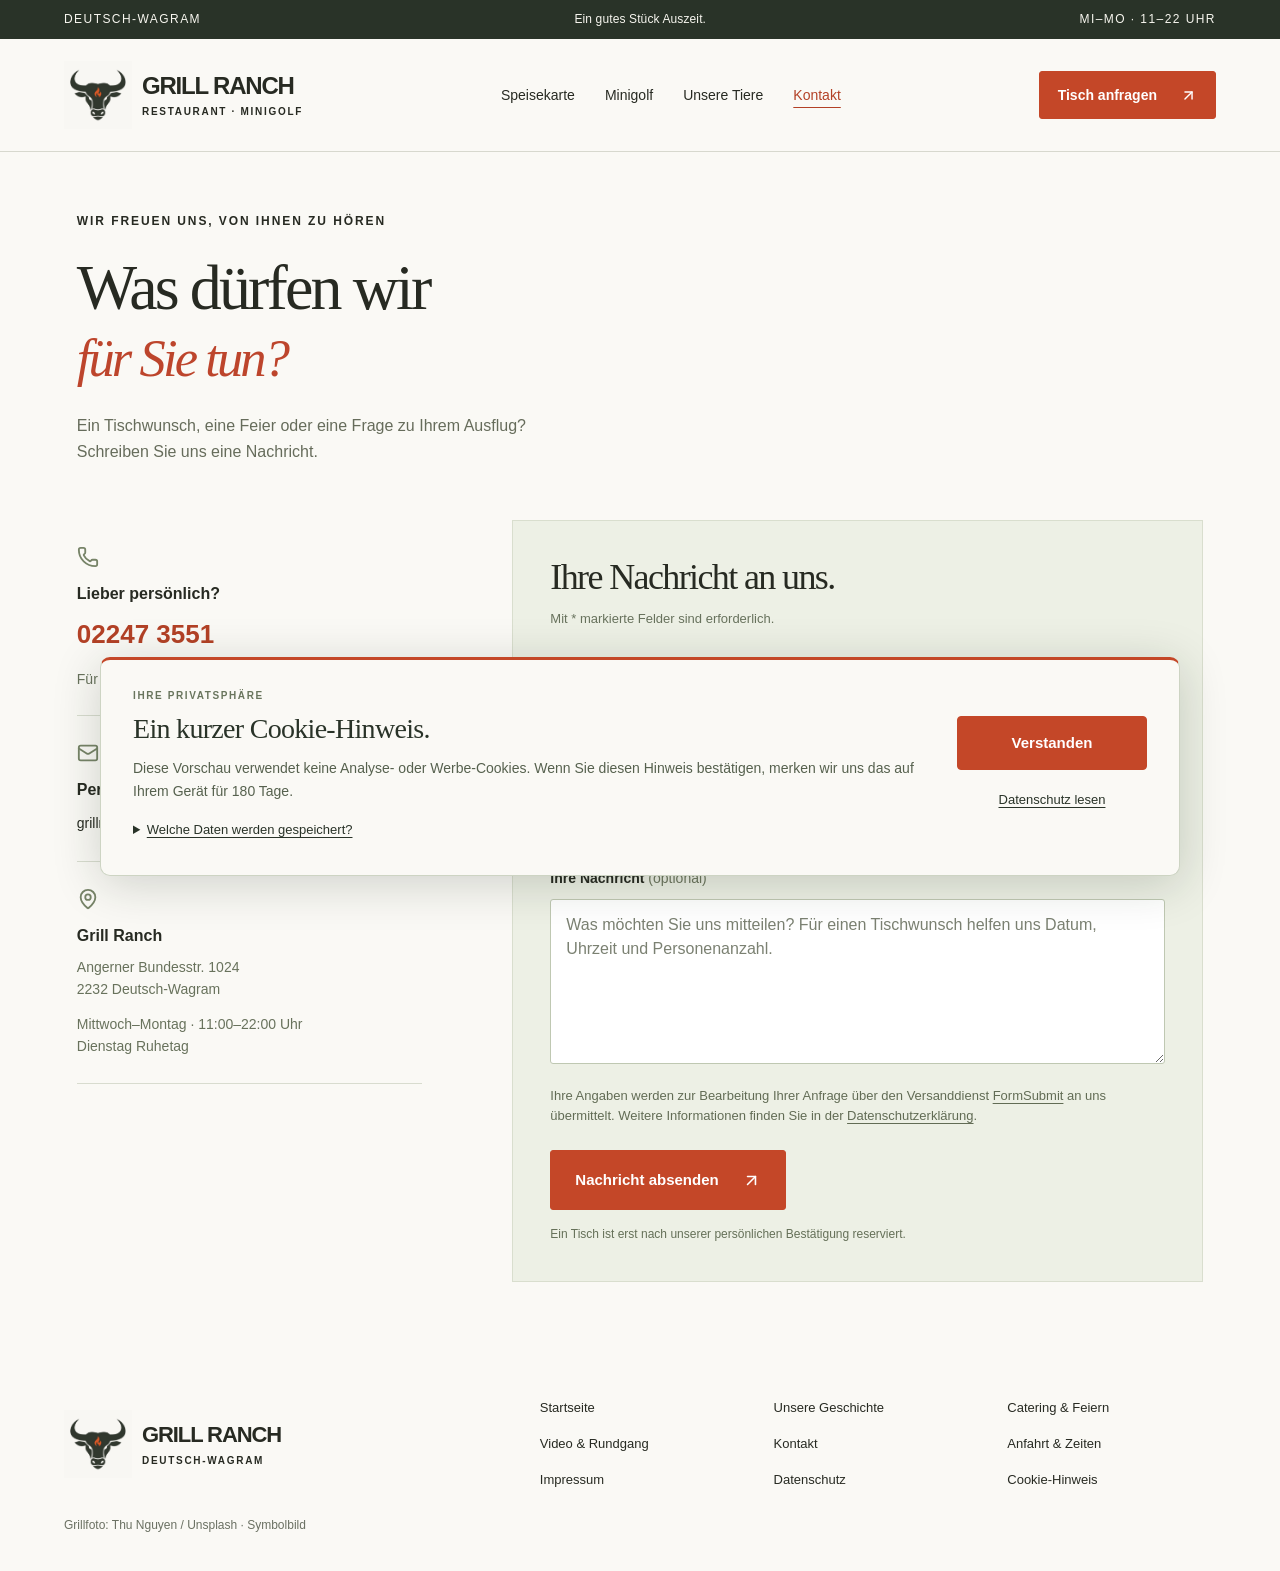
<file: kontakt.html>
<!DOCTYPE html><html lang="de"><head><meta charSet="utf-8"/><meta name="viewport" content="width=device-width, initial-scale=1"/><link rel="preload" href="./ranch-logo.png" as="image"/><link rel="stylesheet" href="./style.css"><title>Kontakt &amp; Anfragen | Grill Ranch Deutsch-Wagram</title><meta name="description" content="Schreiben Sie der Grill Ranch: Fragen zum Restaurant, Minigolf, den Tieren oder einer Feier. Kontaktformular, Telefonnummer und Adresse."/>
<meta name="robots" content="noindex, nofollow"><link rel="icon" href="./favicon.svg"><link rel="stylesheet" href="./cookie-notice.css"></head><body><a class="skip" href="#inhalt">Zum Inhalt</a><div class="topline">DEUTSCH-WAGRAM <span>Ein gutes Stück Auszeit.</span> MI–MO · 11–22 UHR</div><header class="site-header"><a href="./" class="brand" aria-label="Grill Ranch Startseite"><img class="brand-mark" src="./ranch-logo.png" alt=""/><span>GRILL RANCH<small>RESTAURANT · MINIGOLF</small></span></a><nav aria-label="Hauptnavigation"><a href="./speisekarte.html">Speisekarte</a><a href="./minigolf.html">Minigolf</a><a href="./tiere.html">Unsere Tiere</a><a href="./kontakt.html" aria-current="page">Kontakt</a></nav><a class="button small" href="./kontakt.html#formular">Tisch anfragen <svg xmlns="http://www.w3.org/2000/svg" width="17" height="17" viewBox="0 0 24 24" fill="none" stroke="currentColor" stroke-width="2" stroke-linecap="round" stroke-linejoin="round" class="lucide lucide-arrow-up-right" aria-hidden="true"><path d="M7 7h10v10"></path><path d="M7 17 17 7"></path></svg></a></header><main id="inhalt"><section class="contact-heading"><p class="eyebrow">WIR FREUEN UNS, VON IHNEN ZU HÖREN</p><h1>Was dürfen wir<br/><em>für Sie tun?</em></h1><p>Ein Tischwunsch, eine Feier oder eine Frage zu Ihrem Ausflug?<br/>Schreiben Sie uns eine Nachricht.</p></section><section class="contact-layout"><aside><div class="contact-detail"><svg xmlns="http://www.w3.org/2000/svg" width="24" height="24" viewBox="0 0 24 24" fill="none" stroke="currentColor" stroke-width="2" stroke-linecap="round" stroke-linejoin="round" class="lucide lucide-phone" aria-hidden="true"><path d="M13.832 16.568a1 1 0 0 0 1.213-.303l.355-.465A2 2 0 0 1 17 15h3a2 2 0 0 1 2 2v3a2 2 0 0 1-2 2A18 18 0 0 1 2 4a2 2 0 0 1 2-2h3a2 2 0 0 1 2 2v3a2 2 0 0 1-.8 1.6l-.468.351a1 1 0 0 0-.292 1.233 14 14 0 0 0 6.392 6.384"></path></svg><h2>Lieber persönlich?</h2><a class="contact-phone" href="tel:+4322473551">02247 3551</a><p>Für kurzfristige Reservierungen rufen Sie uns bitte an.</p></div><div class="contact-detail"><svg xmlns="http://www.w3.org/2000/svg" width="24" height="24" viewBox="0 0 24 24" fill="none" stroke="currentColor" stroke-width="2" stroke-linecap="round" stroke-linejoin="round" class="lucide lucide-mail" aria-hidden="true"><path d="m22 7-8.991 5.727a2 2 0 0 1-2.009 0L2 7"></path><rect x="2" y="4" width="20" height="16" rx="2"></rect></svg><h2>Per E-Mail</h2><a href="mailto:grillranch.office@gmail.com">grillranch.office@gmail.com</a></div><div class="contact-detail"><svg xmlns="http://www.w3.org/2000/svg" width="24" height="24" viewBox="0 0 24 24" fill="none" stroke="currentColor" stroke-width="2" stroke-linecap="round" stroke-linejoin="round" class="lucide lucide-map-pin" aria-hidden="true"><path d="M20 10c0 4.993-5.539 10.193-7.399 11.799a1 1 0 0 1-1.202 0C9.539 20.193 4 14.993 4 10a8 8 0 0 1 16 0"></path><circle cx="12" cy="10" r="3"></circle></svg><h2>Grill Ranch</h2><p>Angerner Bundesstr. 1024<br/>2232 Deutsch-Wagram</p><p>Mittwoch–Montag · 11:00–22:00 Uhr<br/>Dienstag Ruhetag</p></div></aside><div class="contact-form-card" id="formular" tabindex="-1"><h2>Ihre Nachricht an uns.</h2><p class="form-intro">Mit * markierte Felder sind erforderlich.</p><form action="https://formsubmit.co/grillranch.office@gmail.com" method="POST"><input type="hidden" name="_subject" value="Neue Kontaktanfrage – Grill Ranch"/><input type="hidden" name="_template" value="table"/><input type="hidden" name="_next" value="https://maremtks90.github.io/grillranch-vorschau/kontakt-danke.html"/><div class="honeypot" aria-hidden="true"><label for="website">Website</label><input id="website" type="text" tabindex="-1" autoComplete="off" name="_honey"/></div><div class="form-field"><label for="name">Ihr Name *</label><input id="name" data-slot="input" autoComplete="name" placeholder="Vor- und Nachname" required="" maxLength="120" class="h-8 w-full min-w-0 rounded-lg border border-input bg-transparent px-2.5 py-1 text-base transition-colors outline-none file:inline-flex file:h-6 file:border-0 file:bg-transparent file:text-sm file:font-medium file:text-foreground placeholder:text-muted-foreground focus-visible:border-ring focus-visible:ring-3 focus-visible:ring-ring/50 disabled:pointer-events-none disabled:cursor-not-allowed disabled:bg-input/50 disabled:opacity-50 aria-invalid:border-destructive aria-invalid:ring-3 aria-invalid:ring-destructive/20 md:text-sm dark:bg-input/30 dark:disabled:bg-input/80 dark:aria-invalid:border-destructive/50 dark:aria-invalid:ring-destructive/40" name="name"/></div><div class="form-grid"><div class="form-field"><label for="email">E-Mail-Adresse *</label><input id="email" type="email" data-slot="input" autoComplete="email" placeholder="name@beispiel.at" required="" maxLength="254" class="h-8 w-full min-w-0 rounded-lg border border-input bg-transparent px-2.5 py-1 text-base transition-colors outline-none file:inline-flex file:h-6 file:border-0 file:bg-transparent file:text-sm file:font-medium file:text-foreground placeholder:text-muted-foreground focus-visible:border-ring focus-visible:ring-3 focus-visible:ring-ring/50 disabled:pointer-events-none disabled:cursor-not-allowed disabled:bg-input/50 disabled:opacity-50 aria-invalid:border-destructive aria-invalid:ring-3 aria-invalid:ring-destructive/20 md:text-sm dark:bg-input/30 dark:disabled:bg-input/80 dark:aria-invalid:border-destructive/50 dark:aria-invalid:ring-destructive/40" name="email"/></div><div class="form-field"><label for="phone">Telefonnummer <span>(optional)</span></label><input id="phone" type="tel" data-slot="input" autoComplete="tel" placeholder="Für einen Rückruf" maxLength="40" class="h-8 w-full min-w-0 rounded-lg border border-input bg-transparent px-2.5 py-1 text-base transition-colors outline-none file:inline-flex file:h-6 file:border-0 file:bg-transparent file:text-sm file:font-medium file:text-foreground placeholder:text-muted-foreground focus-visible:border-ring focus-visible:ring-3 focus-visible:ring-ring/50 disabled:pointer-events-none disabled:cursor-not-allowed disabled:bg-input/50 disabled:opacity-50 aria-invalid:border-destructive aria-invalid:ring-3 aria-invalid:ring-destructive/20 md:text-sm dark:bg-input/30 dark:disabled:bg-input/80 dark:aria-invalid:border-destructive/50 dark:aria-invalid:ring-destructive/40" name="Telefonnummer"/></div></div><div class="form-field"><label for="message">Ihre Nachricht <span>(optional)</span></label><textarea data-slot="textarea" class="flex field-sizing-content min-h-16 w-full rounded-lg border border-input bg-transparent px-2.5 py-2 text-base transition-colors outline-none placeholder:text-muted-foreground focus-visible:border-ring focus-visible:ring-3 focus-visible:ring-ring/50 disabled:cursor-not-allowed disabled:bg-input/50 disabled:opacity-50 aria-invalid:border-destructive aria-invalid:ring-3 aria-invalid:ring-destructive/20 md:text-sm dark:bg-input/30 dark:disabled:bg-input/80 dark:aria-invalid:border-destructive/50 dark:aria-invalid:ring-destructive/40" id="message" name="Nachricht" rows="7" maxLength="5000" placeholder="Was möchten Sie uns mitteilen? Für einen Tischwunsch helfen uns Datum, Uhrzeit und Personenanzahl."></textarea></div><p class="form-privacy">Ihre Angaben werden zur Bearbeitung Ihrer Anfrage über den Versanddienst <a href="https://formsubmit.co/privacy.pdf" target="_blank" rel="noopener noreferrer">FormSubmit</a> an uns übermittelt. Weitere Informationen finden Sie in der <a href="./datenschutz.html">Datenschutzerklärung</a>.</p><button type="submit" class="button">Nachricht absenden <svg xmlns="http://www.w3.org/2000/svg" width="19" height="19" viewBox="0 0 24 24" fill="none" stroke="currentColor" stroke-width="2" stroke-linecap="round" stroke-linejoin="round" class="lucide lucide-arrow-up-right" aria-hidden="true"><path d="M7 7h10v10"></path><path d="M7 17 17 7"></path></svg></button><p class="form-note">Ein Tisch ist erst nach unserer persönlichen Bestätigung reserviert.</p></form></div></section></main><footer class="ranch-footer"><a class="brand" href="./"><img class="brand-mark" src="./ranch-logo.png" alt=""/><span>GRILL RANCH<small>DEUTSCH-WAGRAM</small></span></a><nav aria-label="Weitere Seiten"><a href="./">Startseite</a><a href="./chronik.html">Unsere Geschichte</a><a href="./mobil.html">Catering &amp; Feiern</a><a href="./video.html">Video &amp; Rundgang</a><a href="./kontakt.html#formular">Kontakt</a><a href="./#besuch">Anfahrt &amp; Zeiten</a><a href="./impressum.html">Impressum</a><a href="./datenschutz.html">Datenschutz</a></nav><small>Grillfoto: Thu Nguyen / Unsplash · Symbolbild</small></footer><div class="mobile-bar"><a href="./kontakt.html#formular">Kontakt</a><a href="tel:+4322473551"><svg xmlns="http://www.w3.org/2000/svg" width="17" height="17" viewBox="0 0 24 24" fill="none" stroke="currentColor" stroke-width="2" stroke-linecap="round" stroke-linejoin="round" class="lucide lucide-phone" aria-hidden="true"><path d="M13.832 16.568a1 1 0 0 0 1.213-.303l.355-.465A2 2 0 0 1 17 15h3a2 2 0 0 1 2 2v3a2 2 0 0 1-2 2A18 18 0 0 1 2 4a2 2 0 0 1 2-2h3a2 2 0 0 1 2 2v3a2 2 0 0 1-.8 1.6l-.468.351a1 1 0 0 0-.292 1.233 14 14 0 0 0 6.392 6.384"></path></svg> Tisch telefonisch anfragen</a></div><script src="./cookie-notice.js" defer></script></body></html>
</file>
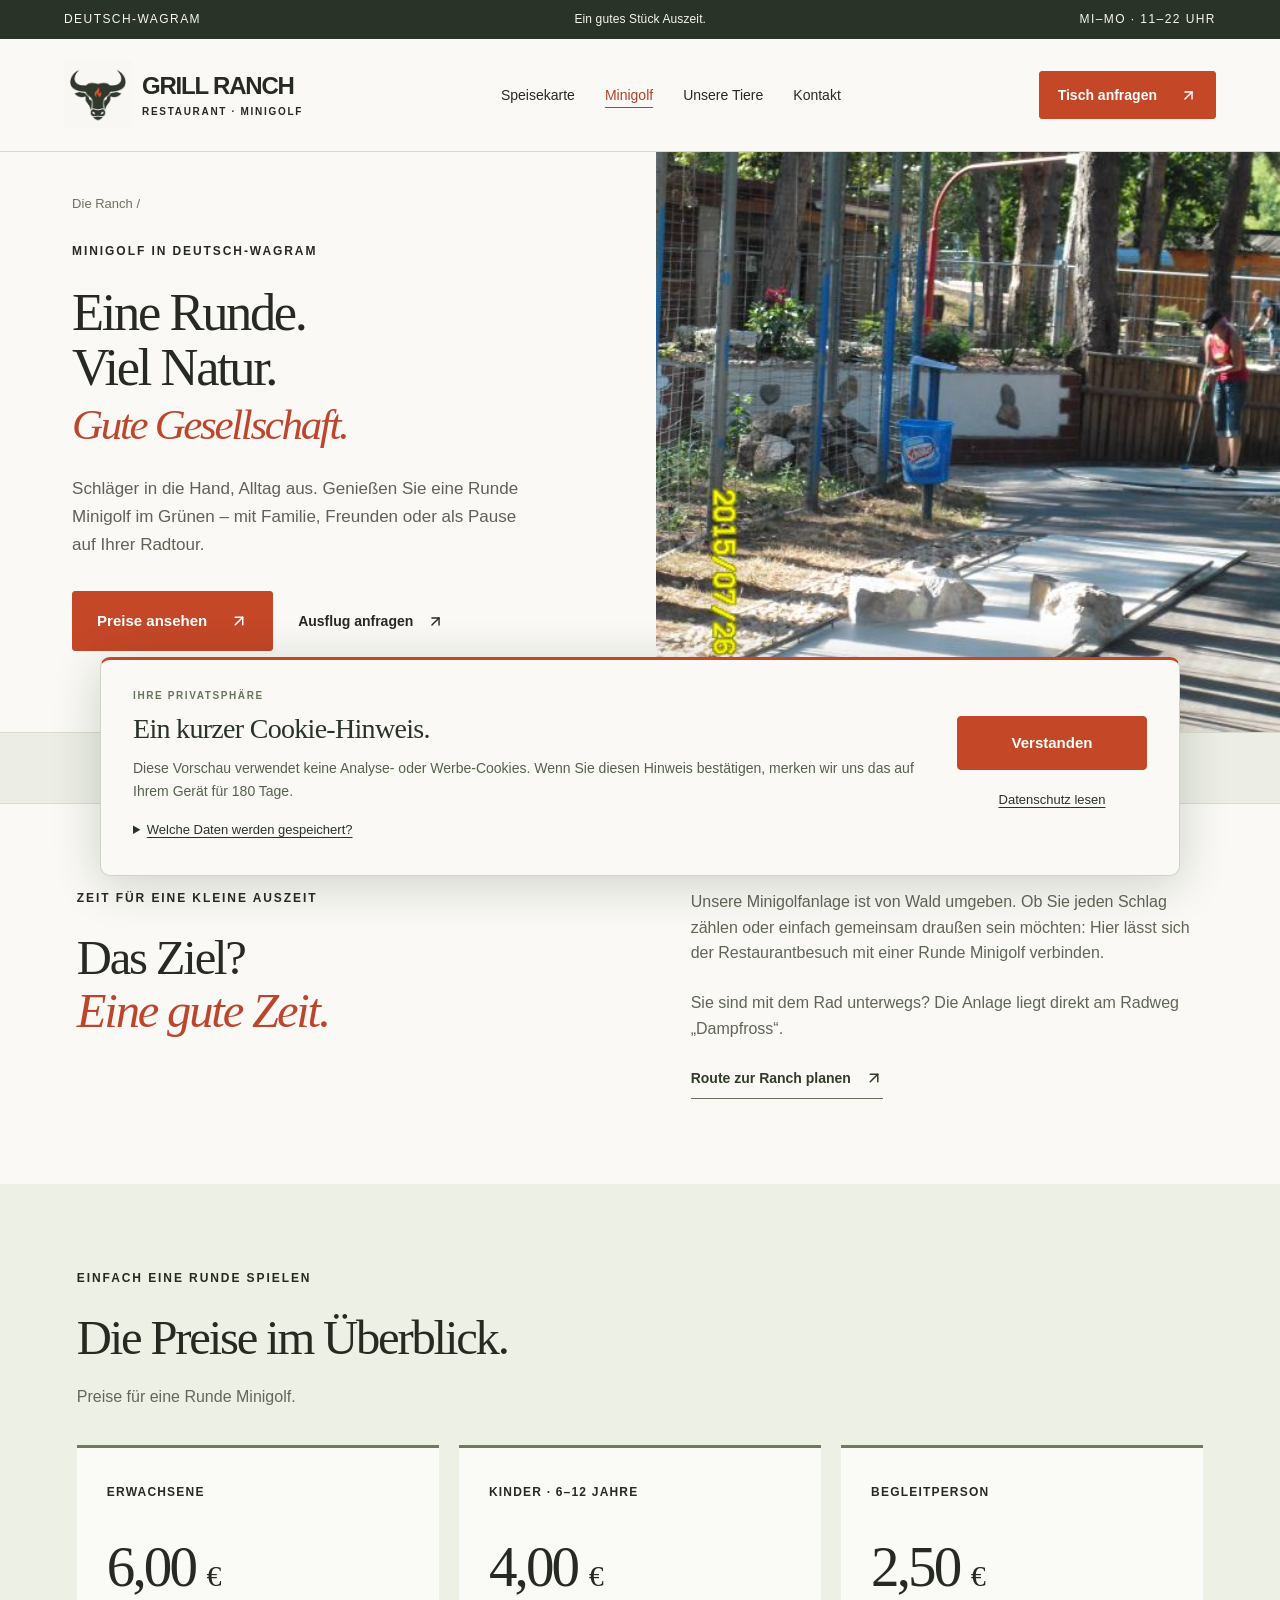
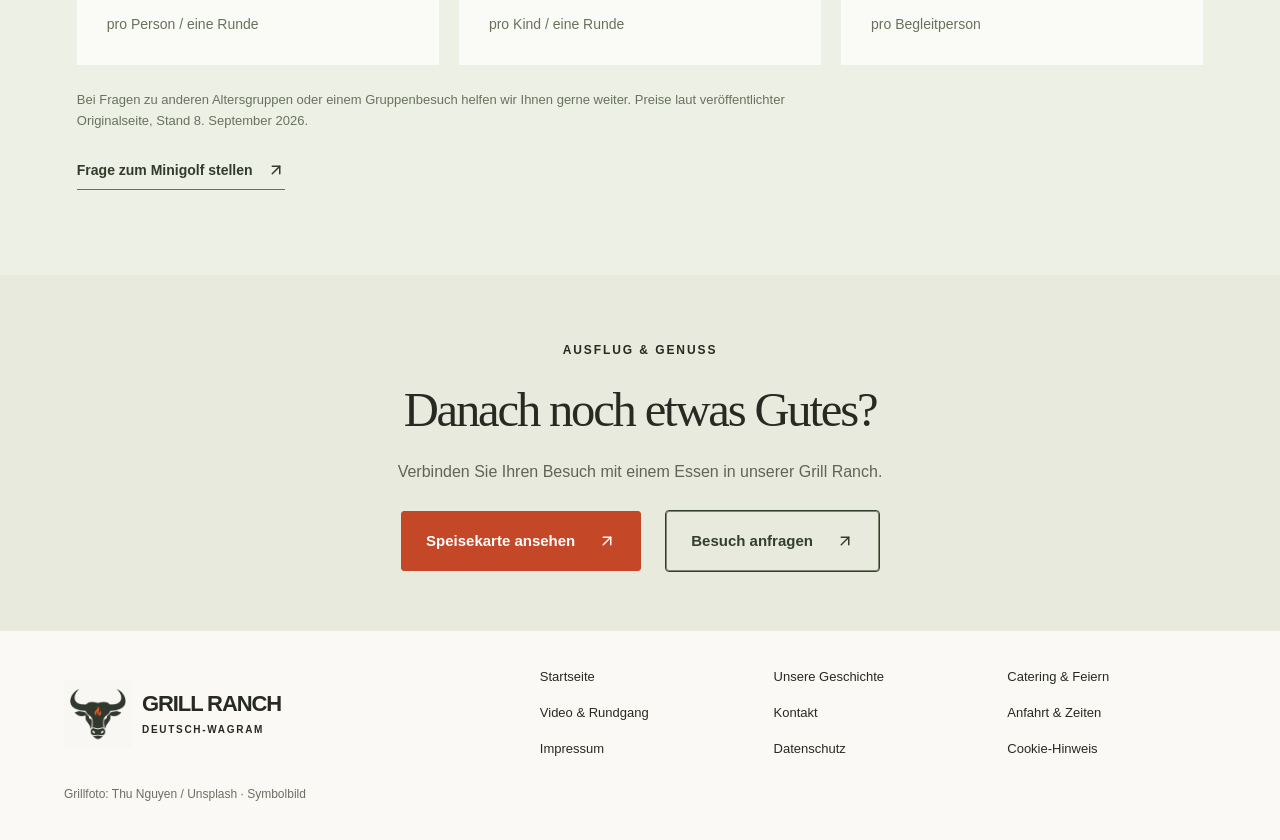
<file: minigolf.html>
<!DOCTYPE html><html lang="de"><head><meta charSet="utf-8"/><meta name="viewport" content="width=device-width, initial-scale=1"/><link rel="preload" href="./ranch-logo.png" as="image"/><link rel="stylesheet" href="./style.css"><title>Minigolf im Grünen | Grill Ranch Deutsch-Wagram</title><meta name="description" content="Minigolf bei der Grill Ranch: eine Runde im Grünen am Radweg Dampfross. Preise, Anfahrt und Kontakt für Ihren Ausflug nach Deutsch-Wagram."/>
<meta name="robots" content="noindex, nofollow"><link rel="icon" href="./favicon.svg"><link rel="stylesheet" href="./cookie-notice.css"></head><body><a class="skip" href="#inhalt">Zum Inhalt</a><div class="topline">DEUTSCH-WAGRAM <span>Ein gutes Stück Auszeit.</span> MI–MO · 11–22 UHR</div><header class="site-header"><a href="./" class="brand" aria-label="Grill Ranch Startseite"><img class="brand-mark" src="./ranch-logo.png" alt=""/><span>GRILL RANCH<small>RESTAURANT · MINIGOLF</small></span></a><nav aria-label="Hauptnavigation"><a href="./speisekarte.html">Speisekarte</a><a href="./minigolf.html" aria-current="page">Minigolf</a><a href="./tiere.html">Unsere Tiere</a><a href="./kontakt.html">Kontakt</a></nav><a class="button small" href="./kontakt.html#formular">Tisch anfragen <svg xmlns="http://www.w3.org/2000/svg" width="17" height="17" viewBox="0 0 24 24" fill="none" stroke="currentColor" stroke-width="2" stroke-linecap="round" stroke-linejoin="round" class="lucide lucide-arrow-up-right" aria-hidden="true"><path d="M7 7h10v10"></path><path d="M7 17 17 7"></path></svg></a></header><main id="inhalt"><section class="outdoor-hero"><div class="outdoor-copy"><a class="breadcrumb" href="./">Die Ranch /</a><p class="eyebrow">MINIGOLF IN DEUTSCH-WAGRAM</p><h1>Eine Runde.<br/>Viel Natur.<br/><em>Gute Gesellschaft.</em></h1><p class="intro">Schläger in die Hand, Alltag aus. Genießen Sie eine Runde Minigolf im Grünen – mit Familie, Freunden oder als Pause auf Ihrer Radtour.</p><div class="actions"><a class="button" href="#preise">Preise ansehen <svg xmlns="http://www.w3.org/2000/svg" width="18" height="18" viewBox="0 0 24 24" fill="none" stroke="currentColor" stroke-width="2" stroke-linecap="round" stroke-linejoin="round" class="lucide lucide-arrow-up-right" aria-hidden="true"><path d="M7 7h10v10"></path><path d="M7 17 17 7"></path></svg></a><a class="textlink" href="./kontakt.html">Ausflug anfragen <svg xmlns="http://www.w3.org/2000/svg" width="17" height="17" viewBox="0 0 24 24" fill="none" stroke="currentColor" stroke-width="2" stroke-linecap="round" stroke-linejoin="round" class="lucide lucide-arrow-up-right" aria-hidden="true"><path d="M7 7h10v10"></path><path d="M7 17 17 7"></path></svg></a></div></div><figure class="outdoor-photo"><img src="./minigolf.jpg" alt="Die Minigolfanlage der Grill Ranch im Grünen" fetchPriority="high"/><figcaption>MINIGOLF · GRILL RANCH</figcaption></figure></section><div class="ribbon"><span><svg xmlns="http://www.w3.org/2000/svg" width="24" height="24" viewBox="0 0 24 24" fill="none" stroke="currentColor" stroke-width="2" stroke-linecap="round" stroke-linejoin="round" class="lucide lucide-flag" aria-hidden="true"><path d="M4 22V4a1 1 0 0 1 .4-.8A6 6 0 0 1 8 2c3 0 5 2 7.333 2q2 0 3.067-.8A1 1 0 0 1 20 4v10a1 1 0 0 1-.4.8A6 6 0 0 1 16 16c-3 0-5-2-8-2a6 6 0 0 0-4 1.528"></path></svg> Eine Runde im Grünen</span><span><svg xmlns="http://www.w3.org/2000/svg" width="24" height="24" viewBox="0 0 24 24" fill="none" stroke="currentColor" stroke-width="2" stroke-linecap="round" stroke-linejoin="round" class="lucide lucide-bike" aria-hidden="true"><circle cx="18.5" cy="17.5" r="3.5"></circle><circle cx="5.5" cy="17.5" r="3.5"></circle><circle cx="15" cy="5" r="1"></circle><path d="M12 17.5V14l-3-3 4-3 2 3h2"></path></svg> Am Radweg „Dampfross“</span><span><svg xmlns="http://www.w3.org/2000/svg" width="24" height="24" viewBox="0 0 24 24" fill="none" stroke="currentColor" stroke-width="2" stroke-linecap="round" stroke-linejoin="round" class="lucide lucide-clock" aria-hidden="true"><circle cx="12" cy="12" r="10"></circle><path d="M12 6v6l4 2"></path></svg> Mit Flutlicht bis 22 Uhr</span></div><section class="section outing-story"><div><p class="eyebrow">ZEIT FÜR EINE KLEINE AUSZEIT</p><h2>Das Ziel?<br/><em>Eine gute Zeit.</em></h2></div><div><p>Unsere Minigolfanlage ist von Wald umgeben. Ob Sie jeden Schlag zählen oder einfach gemeinsam draußen sein möchten: Hier lässt sich der Restaurantbesuch mit einer Runde Minigolf verbinden.</p><p>Sie sind mit dem Rad unterwegs? Die Anlage liegt direkt am Radweg „Dampfross“.</p><a class="textlink darklink" href="https://www.google.com/maps/search/?api=1&amp;query=Grill+Ranch+Angerner+Bundesstrasse+1024+Deutsch+Wagram">Route zur Ranch planen <svg xmlns="http://www.w3.org/2000/svg" width="18" height="18" viewBox="0 0 24 24" fill="none" stroke="currentColor" stroke-width="2" stroke-linecap="round" stroke-linejoin="round" class="lucide lucide-arrow-up-right" aria-hidden="true"><path d="M7 7h10v10"></path><path d="M7 17 17 7"></path></svg></a></div></section><section class="section pricing-section" id="preise"><div><p class="eyebrow">EINFACH EINE RUNDE SPIELEN</p><h2>Die Preise im Überblick.</h2><p>Preise für eine Runde Minigolf.</p></div><div class="price-cards"><article><span>ERWACHSENE</span><strong>6,00 <small>€</small></strong><p>pro Person / eine Runde</p></article><article><span>KINDER · 6–12 JAHRE</span><strong>4,00 <small>€</small></strong><p>pro Kind / eine Runde</p></article><article><span>BEGLEITPERSON</span><strong>2,50 <small>€</small></strong><p>pro Begleitperson</p></article></div><p class="price-footnote">Bei Fragen zu anderen Altersgruppen oder einem Gruppenbesuch helfen wir Ihnen gerne weiter. Preise laut veröffentlichter Originalseite, Stand 8. September 2026.</p><a class="textlink darklink" href="./kontakt.html">Frage zum Minigolf stellen <svg xmlns="http://www.w3.org/2000/svg" width="18" height="18" viewBox="0 0 24 24" fill="none" stroke="currentColor" stroke-width="2" stroke-linecap="round" stroke-linejoin="round" class="lucide lucide-arrow-up-right" aria-hidden="true"><path d="M7 7h10v10"></path><path d="M7 17 17 7"></path></svg></a></section><section class="reservation"><p class="eyebrow">AUSFLUG &amp; GENUSS</p><h2>Danach noch etwas Gutes?</h2><p>Verbinden Sie Ihren Besuch mit einem Essen in unserer Grill Ranch.</p><div class="actions"><a class="button" href="./speisekarte.html">Speisekarte ansehen <svg xmlns="http://www.w3.org/2000/svg" width="18" height="18" viewBox="0 0 24 24" fill="none" stroke="currentColor" stroke-width="2" stroke-linecap="round" stroke-linejoin="round" class="lucide lucide-arrow-up-right" aria-hidden="true"><path d="M7 7h10v10"></path><path d="M7 17 17 7"></path></svg></a><a class="button outline" href="./kontakt.html#formular">Besuch anfragen <svg xmlns="http://www.w3.org/2000/svg" width="18" height="18" viewBox="0 0 24 24" fill="none" stroke="currentColor" stroke-width="2" stroke-linecap="round" stroke-linejoin="round" class="lucide lucide-arrow-up-right" aria-hidden="true"><path d="M7 7h10v10"></path><path d="M7 17 17 7"></path></svg></a></div></section></main><footer class="ranch-footer"><a class="brand" href="./"><img class="brand-mark" src="./ranch-logo.png" alt=""/><span>GRILL RANCH<small>DEUTSCH-WAGRAM</small></span></a><nav aria-label="Weitere Seiten"><a href="./">Startseite</a><a href="./chronik.html">Unsere Geschichte</a><a href="./mobil.html">Catering &amp; Feiern</a><a href="./video.html">Video &amp; Rundgang</a><a href="./kontakt.html#formular">Kontakt</a><a href="./#besuch">Anfahrt &amp; Zeiten</a><a href="./impressum.html">Impressum</a><a href="./datenschutz.html">Datenschutz</a></nav><small>Grillfoto: Thu Nguyen / Unsplash · Symbolbild</small></footer><div class="mobile-bar"><a href="./kontakt.html#formular">Kontakt</a><a href="tel:+4322473551"><svg xmlns="http://www.w3.org/2000/svg" width="17" height="17" viewBox="0 0 24 24" fill="none" stroke="currentColor" stroke-width="2" stroke-linecap="round" stroke-linejoin="round" class="lucide lucide-phone" aria-hidden="true"><path d="M13.832 16.568a1 1 0 0 0 1.213-.303l.355-.465A2 2 0 0 1 17 15h3a2 2 0 0 1 2 2v3a2 2 0 0 1-2 2A18 18 0 0 1 2 4a2 2 0 0 1 2-2h3a2 2 0 0 1 2 2v3a2 2 0 0 1-.8 1.6l-.468.351a1 1 0 0 0-.292 1.233 14 14 0 0 0 6.392 6.384"></path></svg> Tisch telefonisch anfragen</a></div><script src="./cookie-notice.js" defer></script></body></html>
</file>
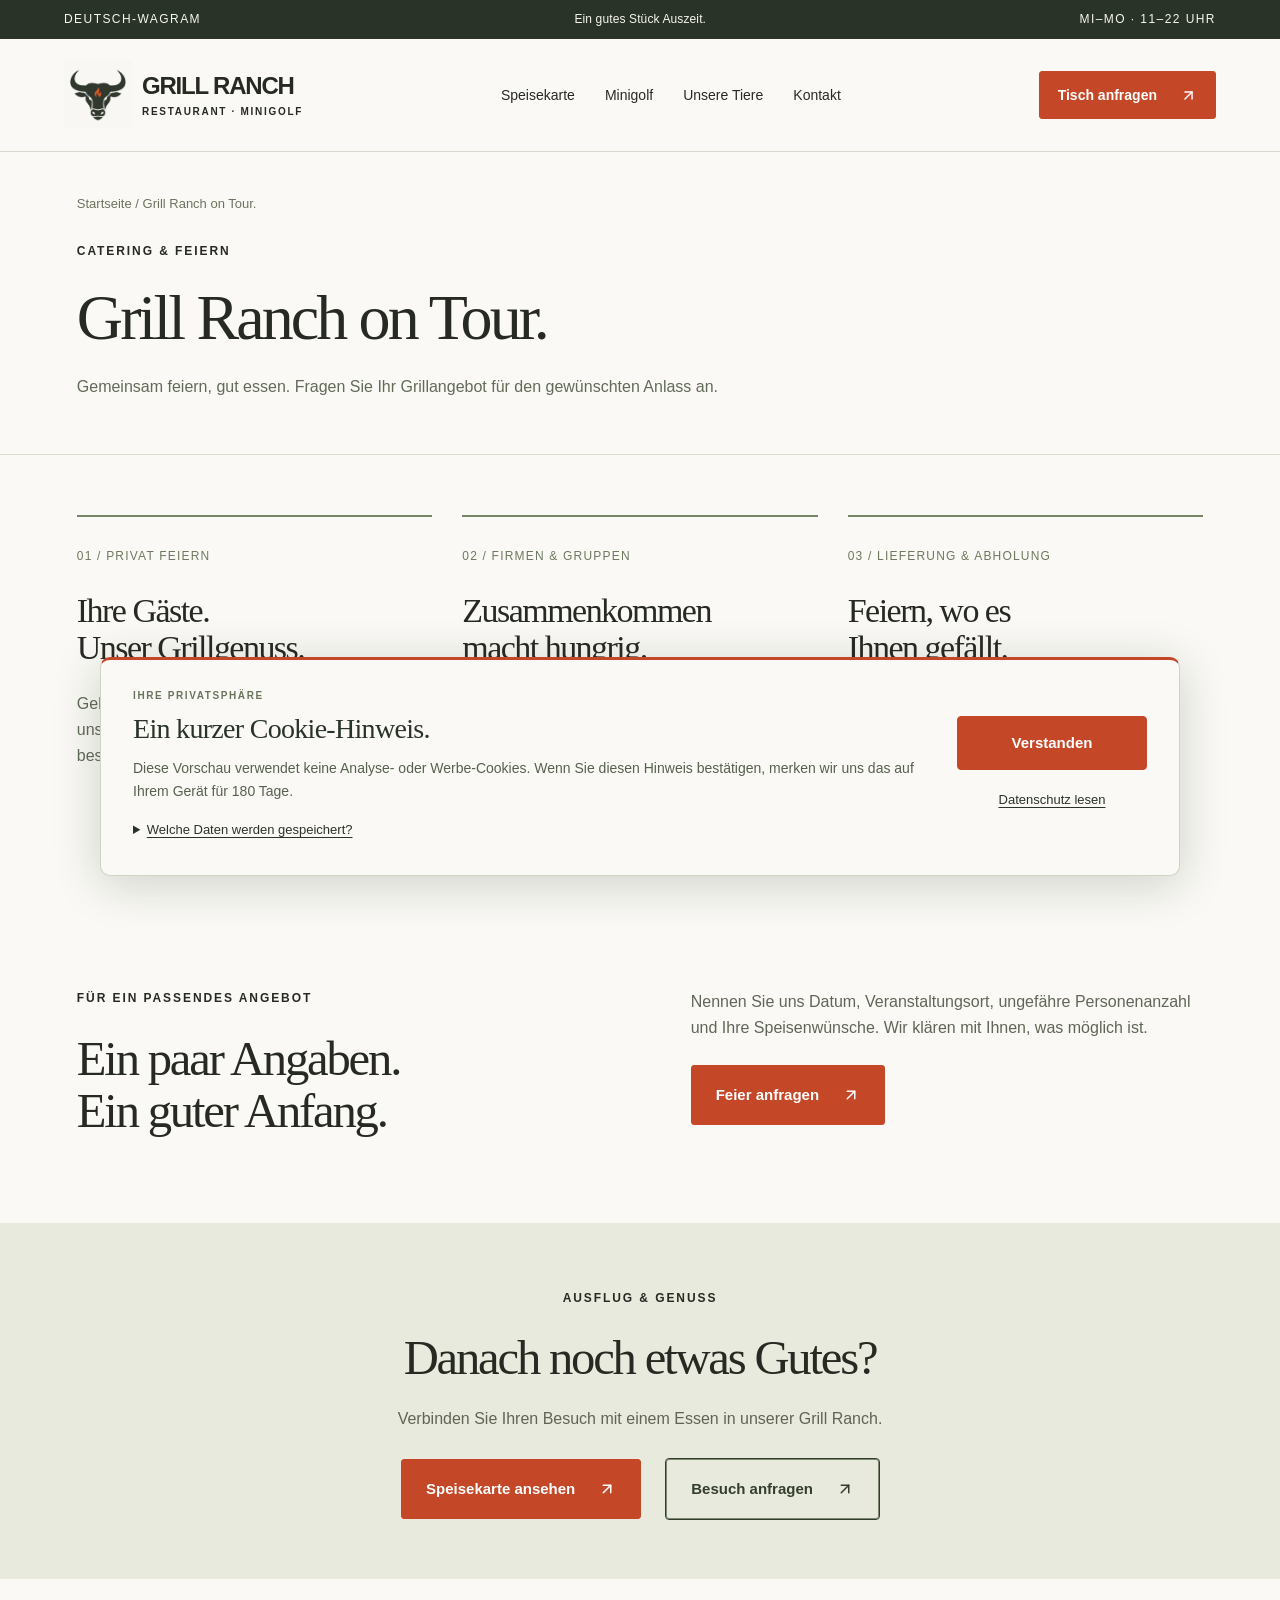
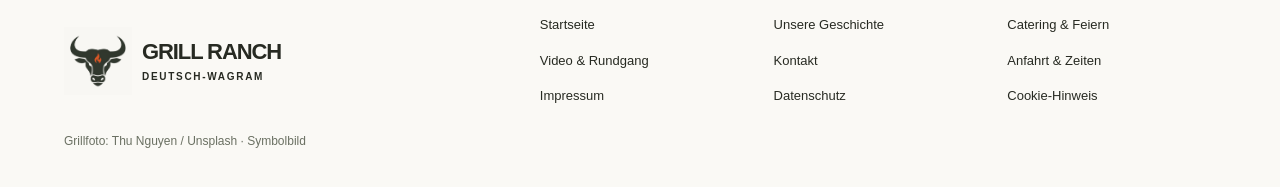
<file: mobil.html>
<!DOCTYPE html><html lang="de"><head><meta charSet="utf-8"/><meta name="viewport" content="width=device-width, initial-scale=1"/><link rel="preload" href="./ranch-logo.png" as="image"/><link rel="stylesheet" href="./style.css"><title>Grill Ranch on Tour. | Grill Ranch Deutsch-Wagram</title><meta name="description" content="Gemeinsam feiern, gut essen. Fragen Sie Ihr Grillangebot für den gewünschten Anlass an."/>
<meta name="robots" content="noindex, nofollow"><link rel="icon" href="./favicon.svg"><link rel="stylesheet" href="./cookie-notice.css"></head><body><a class="skip" href="#inhalt">Zum Inhalt</a><div class="topline">DEUTSCH-WAGRAM <span>Ein gutes Stück Auszeit.</span> MI–MO · 11–22 UHR</div><header class="site-header"><a href="./" class="brand" aria-label="Grill Ranch Startseite"><img class="brand-mark" src="./ranch-logo.png" alt=""/><span>GRILL RANCH<small>RESTAURANT · MINIGOLF</small></span></a><nav aria-label="Hauptnavigation"><a href="./speisekarte.html">Speisekarte</a><a href="./minigolf.html">Minigolf</a><a href="./tiere.html">Unsere Tiere</a><a href="./kontakt.html">Kontakt</a></nav><a class="button small" href="./kontakt.html#formular">Tisch anfragen <svg xmlns="http://www.w3.org/2000/svg" width="17" height="17" viewBox="0 0 24 24" fill="none" stroke="currentColor" stroke-width="2" stroke-linecap="round" stroke-linejoin="round" class="lucide lucide-arrow-up-right" aria-hidden="true"><path d="M7 7h10v10"></path><path d="M7 17 17 7"></path></svg></a></header><main id="inhalt"><section class="info-heading"><a class="breadcrumb" href="./">Startseite / <!-- -->Grill Ranch on Tour.</a><p class="eyebrow">CATERING &amp; FEIERN</p><h1>Grill Ranch on Tour.</h1><p>Gemeinsam feiern, gut essen. Fragen Sie Ihr Grillangebot für den gewünschten Anlass an.</p></section><section class="service-grid"><article><span>01 / PRIVAT FEIERN</span><h2>Ihre Gäste.<br/>Unser Grillgenuss.</h2><p>Geburtstag, Gartenfest oder Hochzeit: Teilen Sie uns Anlass, Ort und Gästeanzahl mit. Wir besprechen ein passendes Angebot mit Ihnen.</p></article><article><span>02 / FIRMEN &amp; GRUPPEN</span><h2>Zusammenkommen<br/>macht hungrig.</h2><p>Für Firmenfeiern und größere Gruppen stimmen wir Speisen und Ablauf gemeinsam ab. Bitte fragen Sie frühzeitig an.</p></article><article><span>03 / LIEFERUNG &amp; ABHOLUNG</span><h2>Feiern, wo es<br/>Ihnen gefällt.</h2><p>In unserem bisherigen mobilen Angebot: Lieferung ab 50 Personen und fertig gegartes Spanferkel zur Abholung. Verfügbarkeit, Mindestmenge und Preis bitte für Ihren Termin erfragen.</p></article></section><section class="section outing-story"><div><p class="eyebrow">FÜR EIN PASSENDES ANGEBOT</p><h2>Ein paar Angaben.<br/>Ein guter Anfang.</h2></div><div><p>Nennen Sie uns Datum, Veranstaltungsort, ungefähre Personenanzahl und Ihre Speisenwünsche. Wir klären mit Ihnen, was möglich ist.</p><a class="button" href="./kontakt.html#formular">Feier anfragen <svg style="display:inline-block;vertical-align:middle;flex-shrink:0" xmlns="http://www.w3.org/2000/svg" width="18" height="18" viewBox="0 0 24 24" fill="none" stroke="currentColor" stroke-width="2" stroke-linecap="round" stroke-linejoin="round" class="lucide lucide-arrow-up-right" aria-hidden="true"><path d="M7 7h10v10"></path><path d="M7 17 17 7"></path></svg></a></div></section><section class="reservation"><p class="eyebrow">AUSFLUG &amp; GENUSS</p><h2>Danach noch etwas Gutes?</h2><p>Verbinden Sie Ihren Besuch mit einem Essen in unserer Grill Ranch.</p><div class="actions"><a class="button" href="./speisekarte.html">Speisekarte ansehen <svg xmlns="http://www.w3.org/2000/svg" width="18" height="18" viewBox="0 0 24 24" fill="none" stroke="currentColor" stroke-width="2" stroke-linecap="round" stroke-linejoin="round" class="lucide lucide-arrow-up-right" aria-hidden="true"><path d="M7 7h10v10"></path><path d="M7 17 17 7"></path></svg></a><a class="button outline" href="./kontakt.html#formular">Besuch anfragen <svg xmlns="http://www.w3.org/2000/svg" width="18" height="18" viewBox="0 0 24 24" fill="none" stroke="currentColor" stroke-width="2" stroke-linecap="round" stroke-linejoin="round" class="lucide lucide-arrow-up-right" aria-hidden="true"><path d="M7 7h10v10"></path><path d="M7 17 17 7"></path></svg></a></div></section></main><footer class="ranch-footer"><a class="brand" href="./"><img class="brand-mark" src="./ranch-logo.png" alt=""/><span>GRILL RANCH<small>DEUTSCH-WAGRAM</small></span></a><nav aria-label="Weitere Seiten"><a href="./">Startseite</a><a href="./chronik.html">Unsere Geschichte</a><a href="./mobil.html">Catering &amp; Feiern</a><a href="./video.html">Video &amp; Rundgang</a><a href="./kontakt.html#formular">Kontakt</a><a href="./#besuch">Anfahrt &amp; Zeiten</a><a href="./impressum.html">Impressum</a><a href="./datenschutz.html">Datenschutz</a></nav><small>Grillfoto: Thu Nguyen / Unsplash · Symbolbild</small></footer><div class="mobile-bar"><a href="./kontakt.html#formular">Kontakt</a><a href="tel:+4322473551"><svg xmlns="http://www.w3.org/2000/svg" width="17" height="17" viewBox="0 0 24 24" fill="none" stroke="currentColor" stroke-width="2" stroke-linecap="round" stroke-linejoin="round" class="lucide lucide-phone" aria-hidden="true"><path d="M13.832 16.568a1 1 0 0 0 1.213-.303l.355-.465A2 2 0 0 1 17 15h3a2 2 0 0 1 2 2v3a2 2 0 0 1-2 2A18 18 0 0 1 2 4a2 2 0 0 1 2-2h3a2 2 0 0 1 2 2v3a2 2 0 0 1-.8 1.6l-.468.351a1 1 0 0 0-.292 1.233 14 14 0 0 0 6.392 6.384"></path></svg> Tisch telefonisch anfragen</a></div><script src="./cookie-notice.js" defer></script></body></html>
</file>
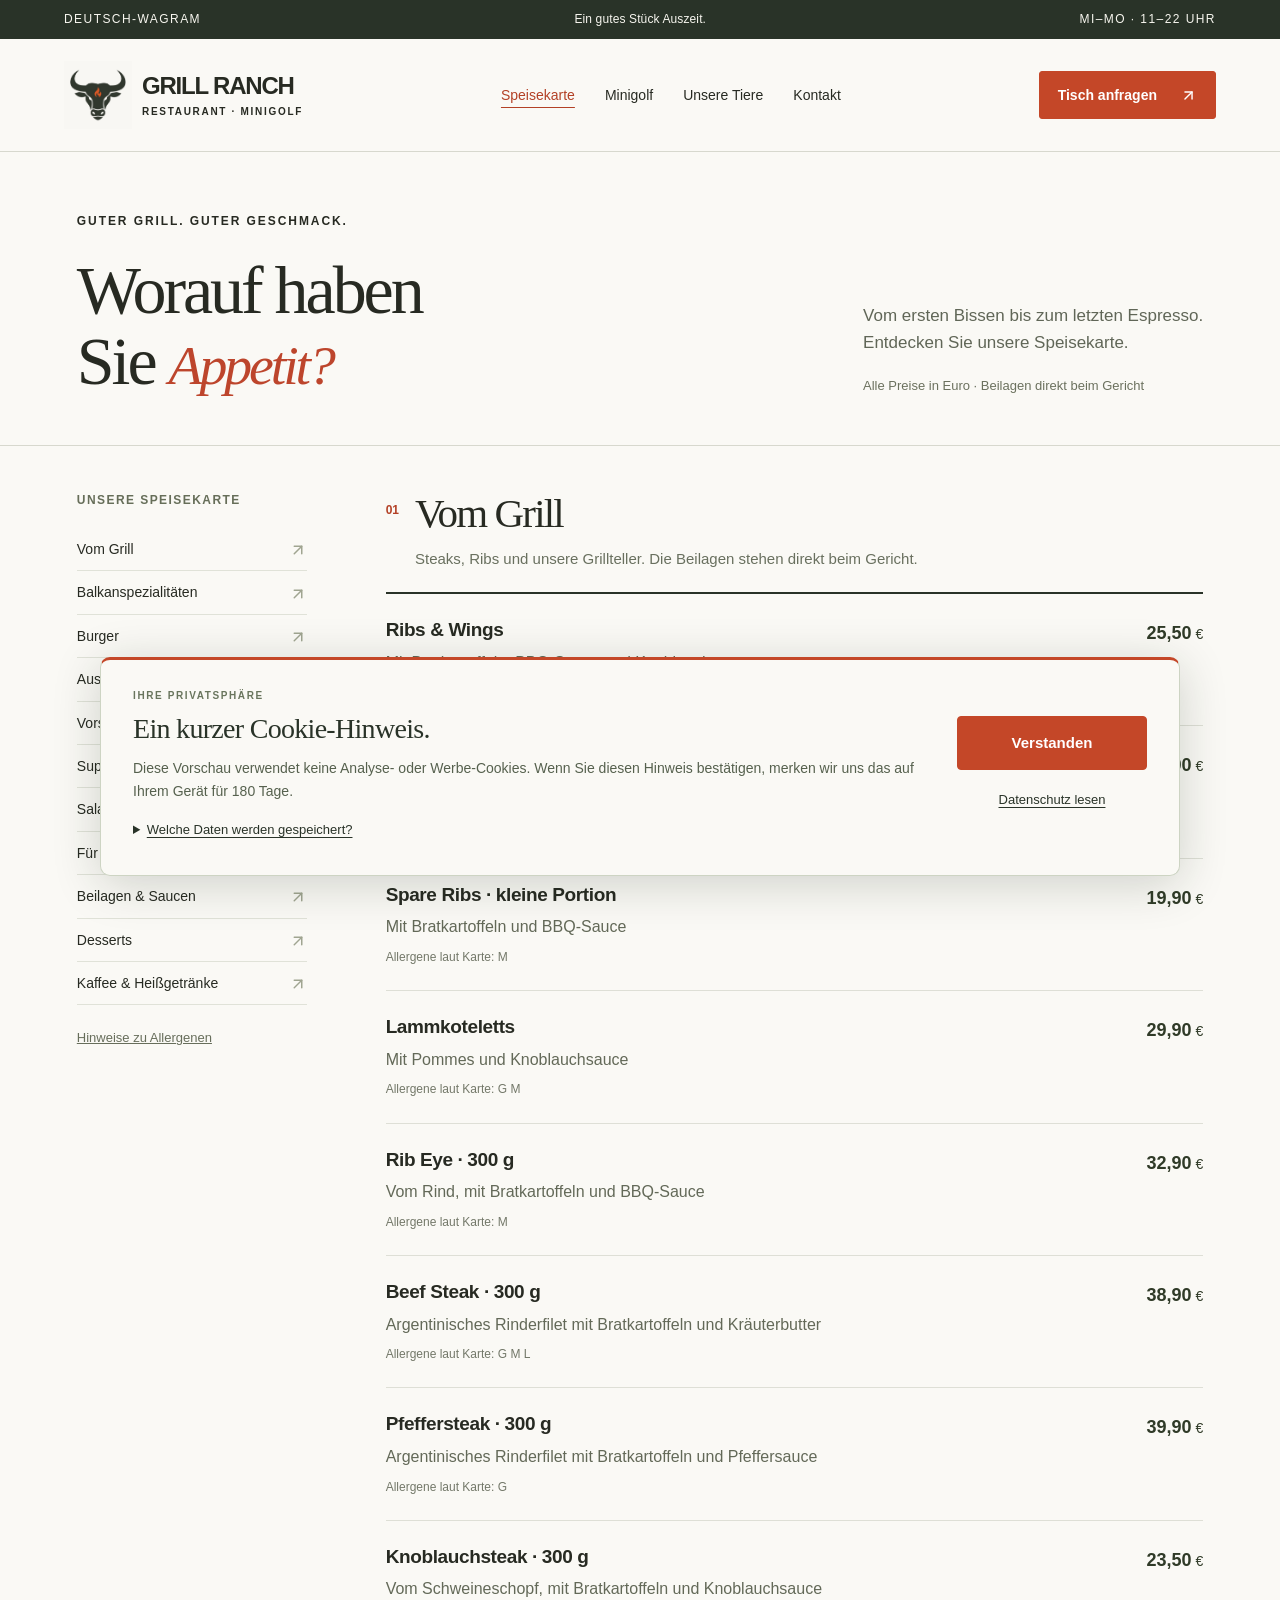
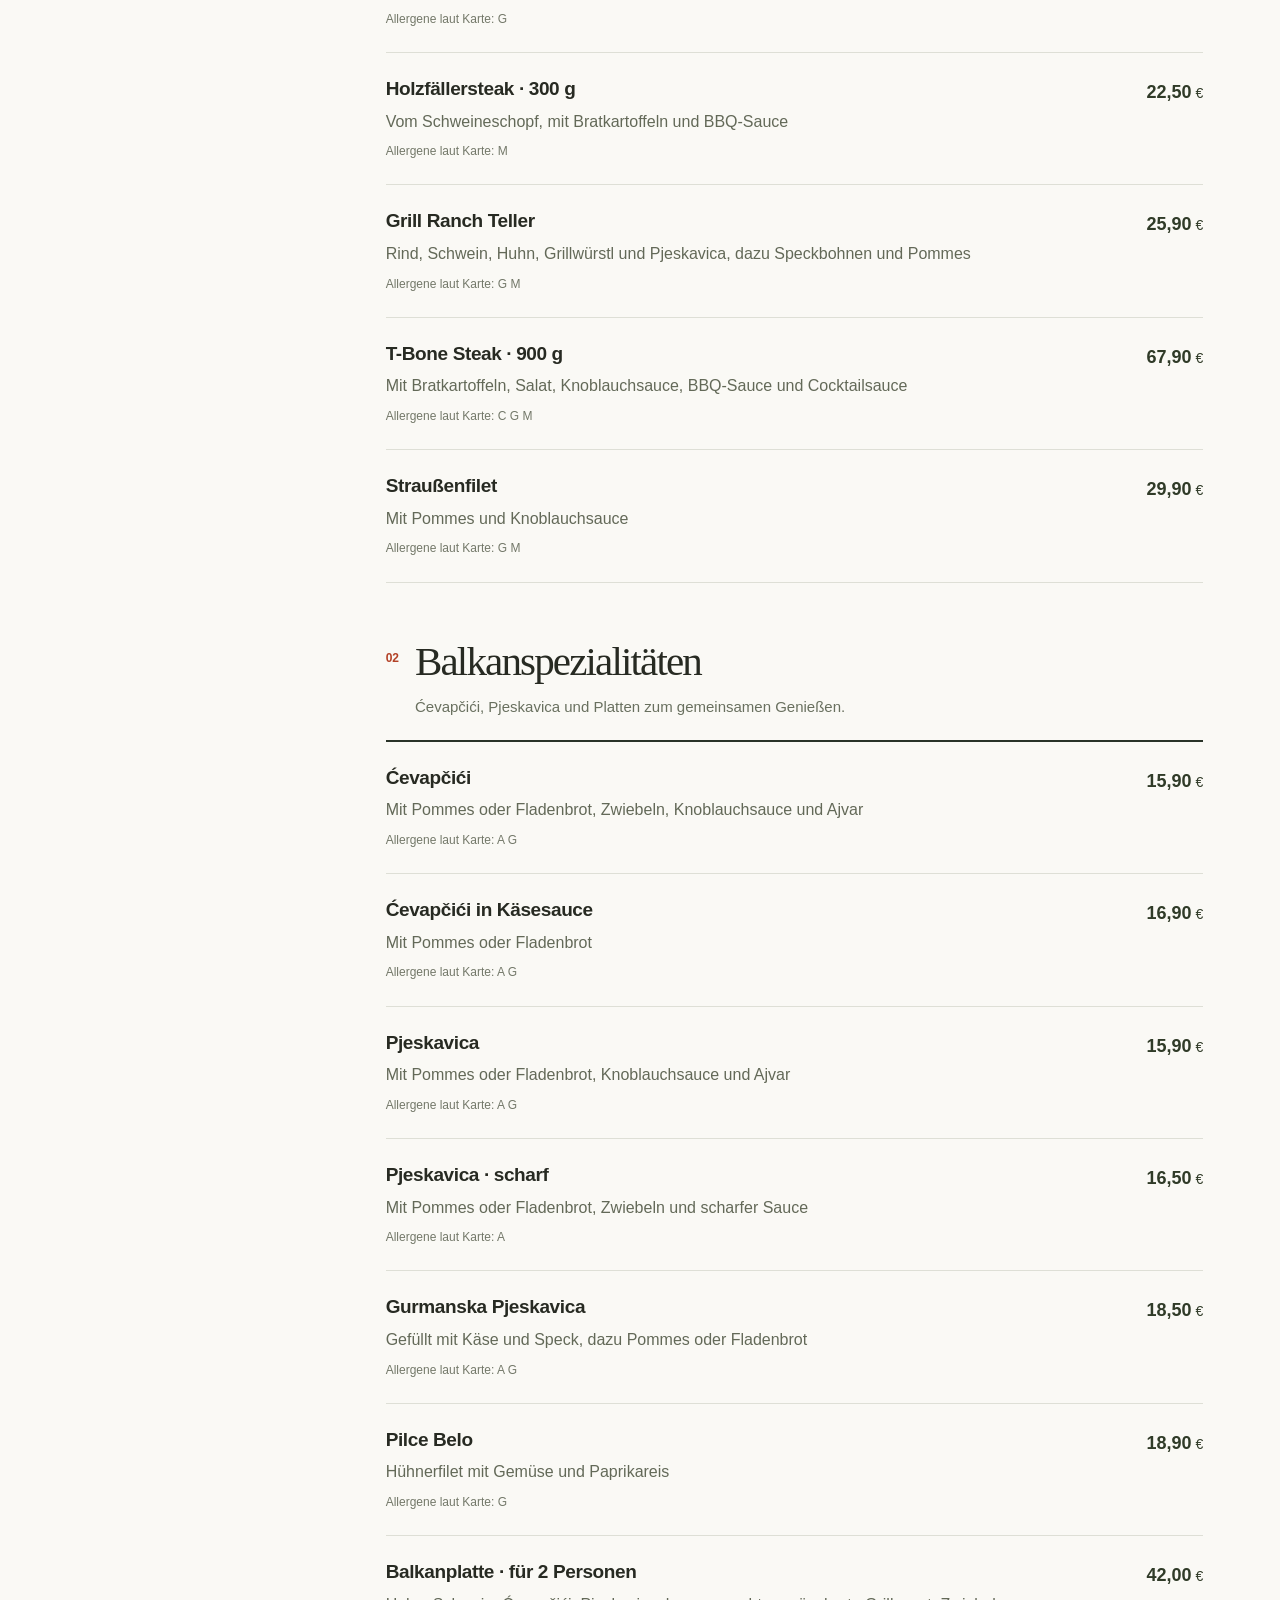
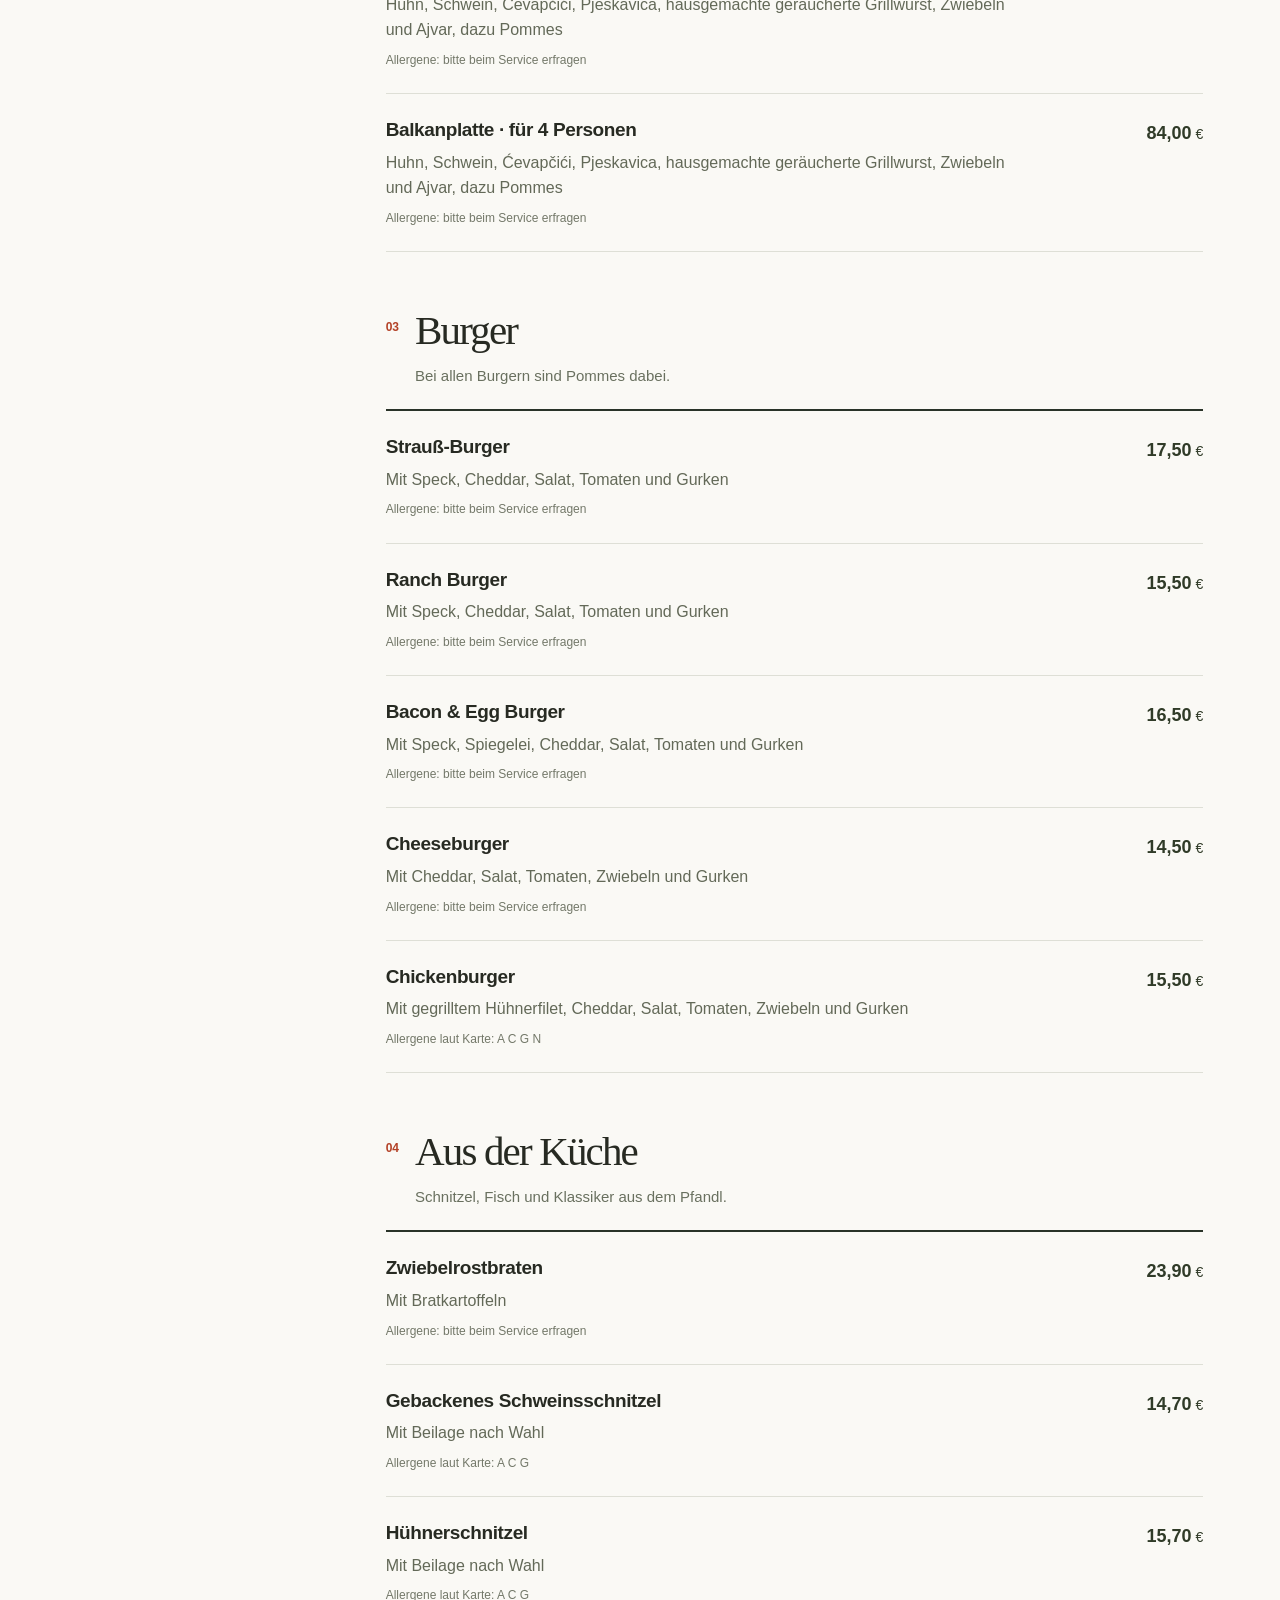
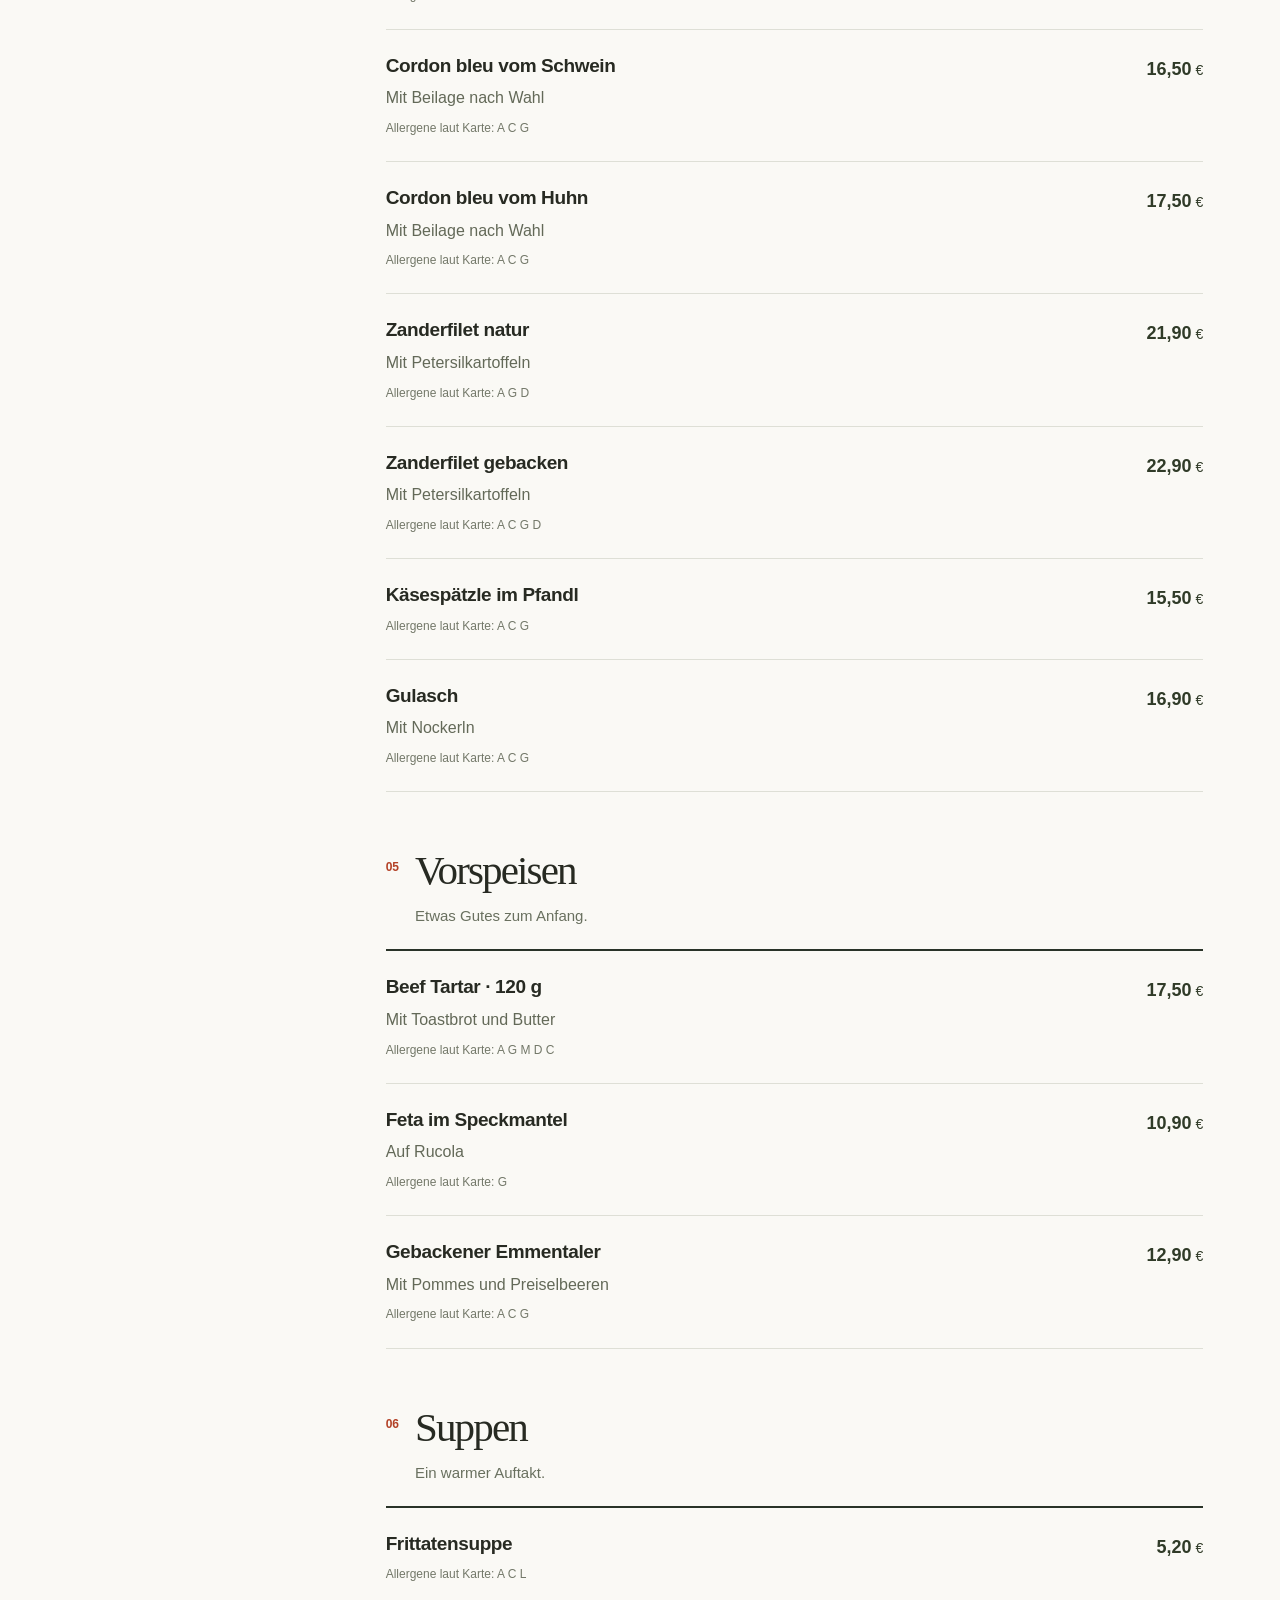
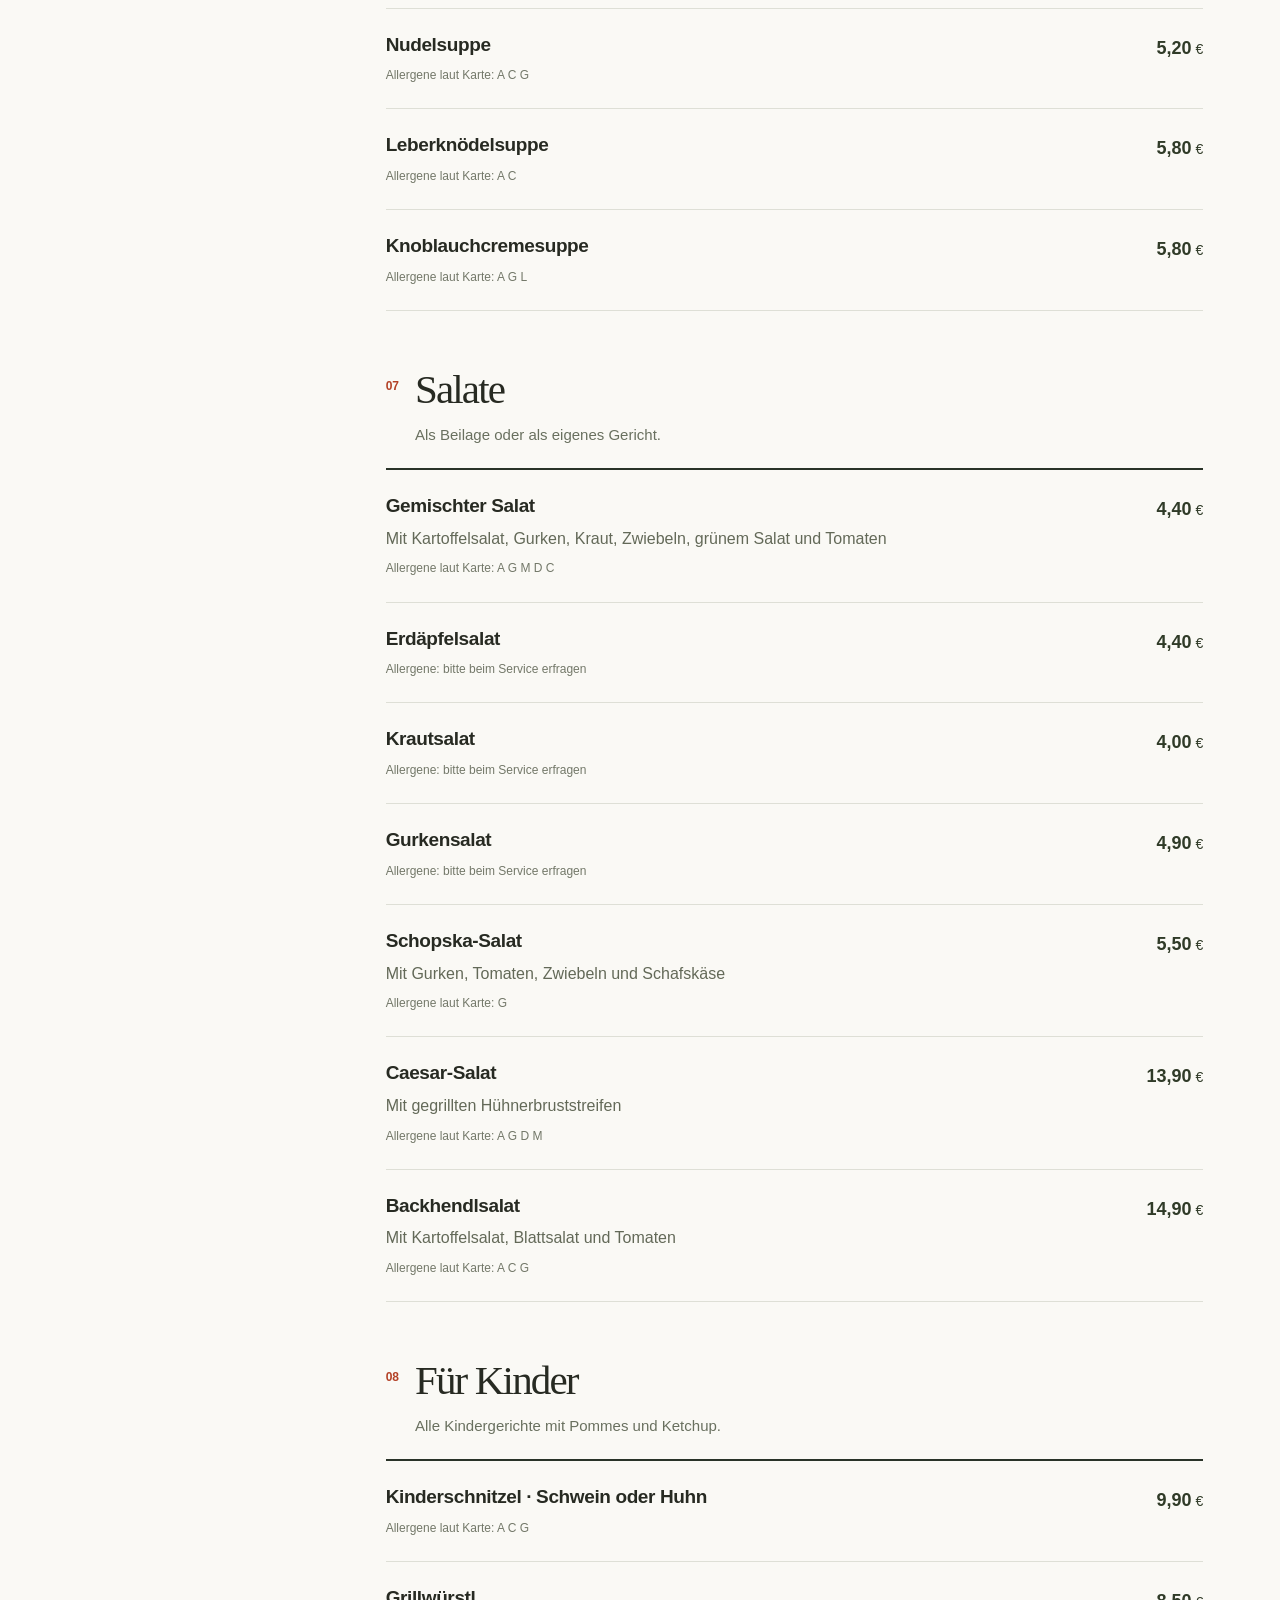
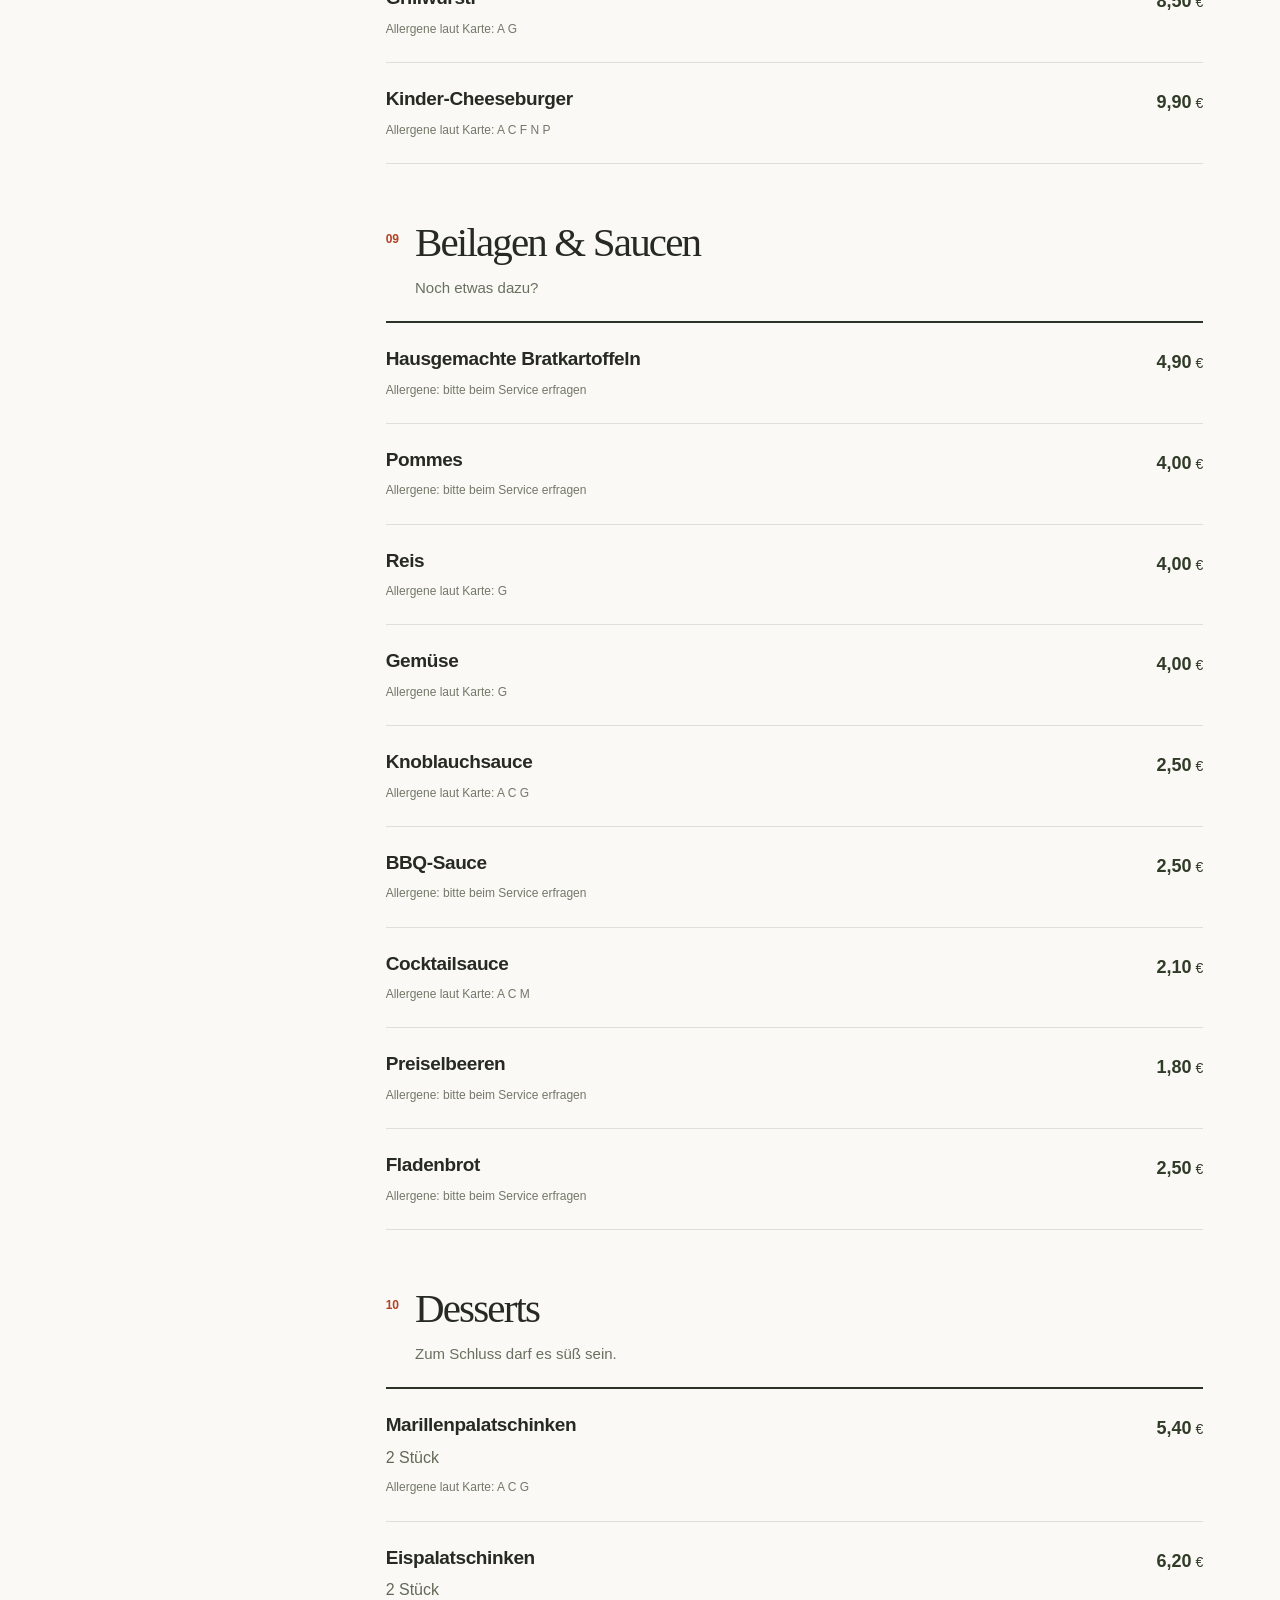
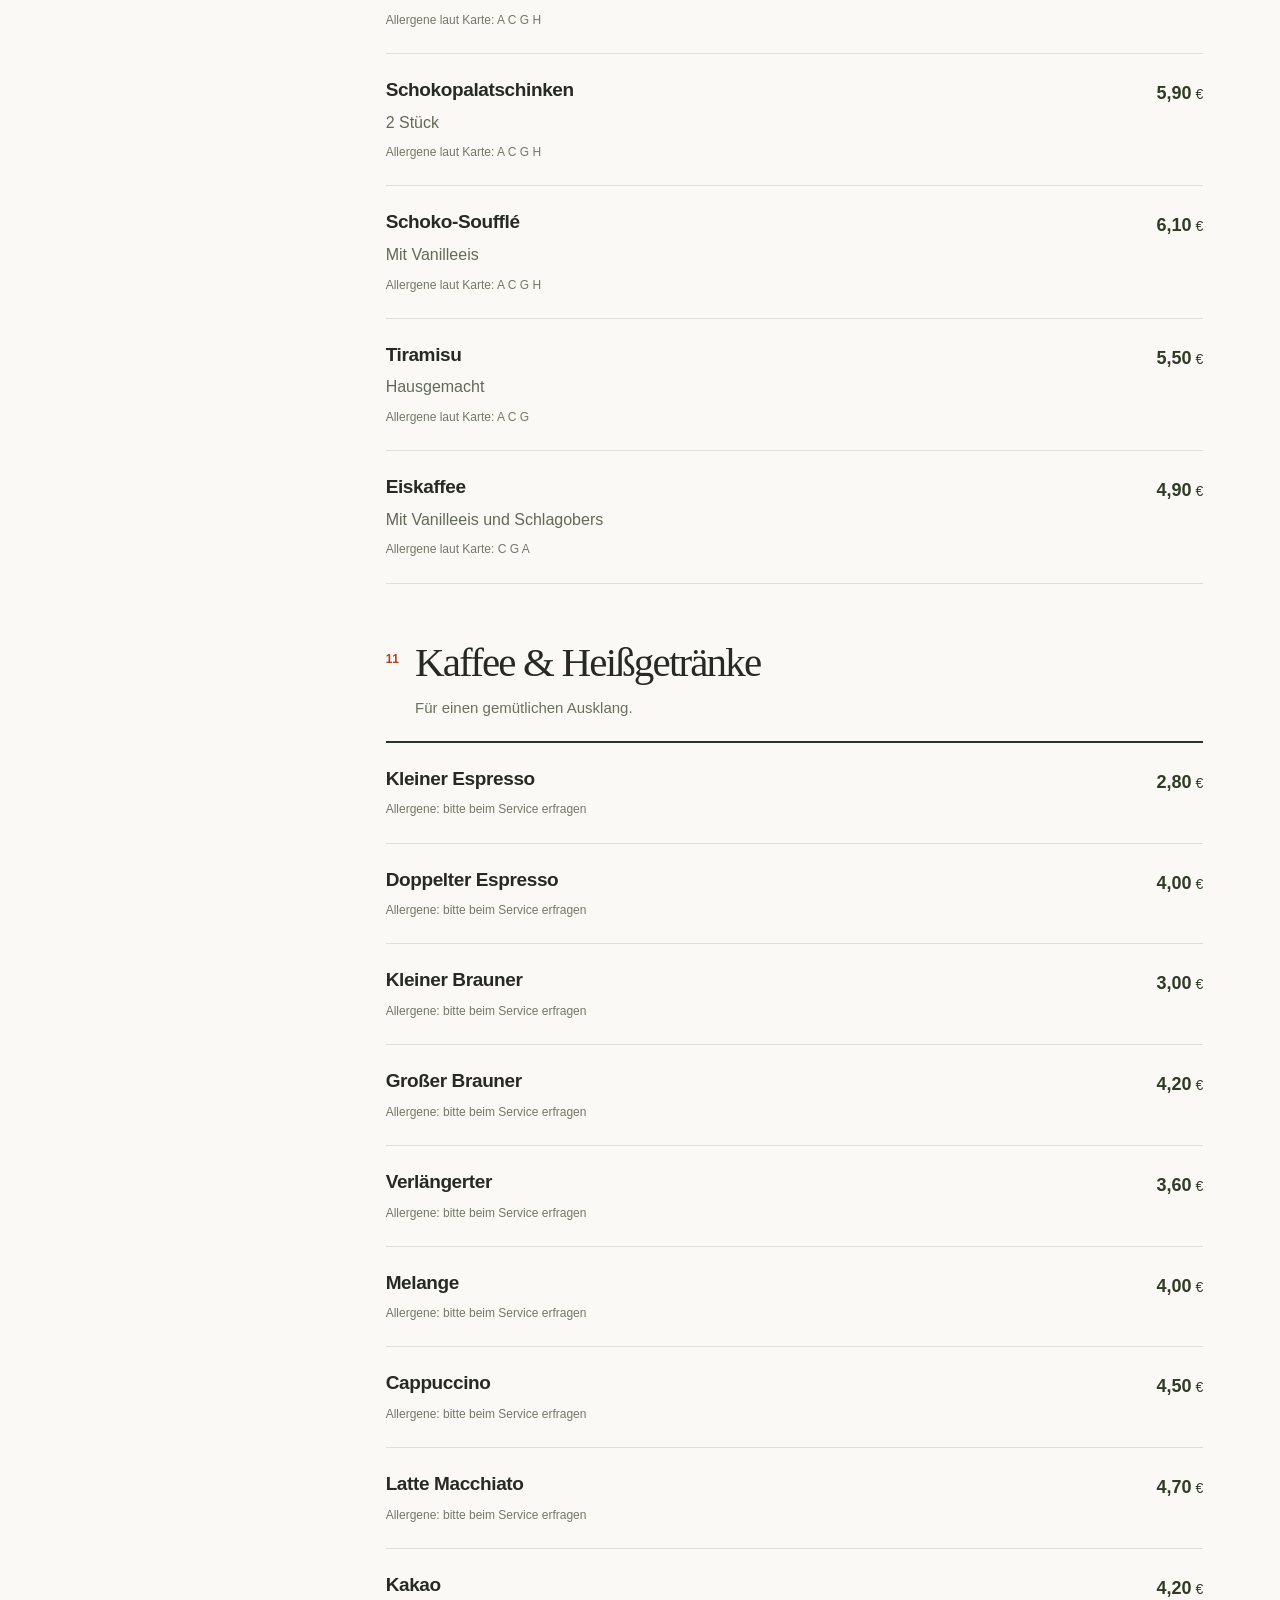
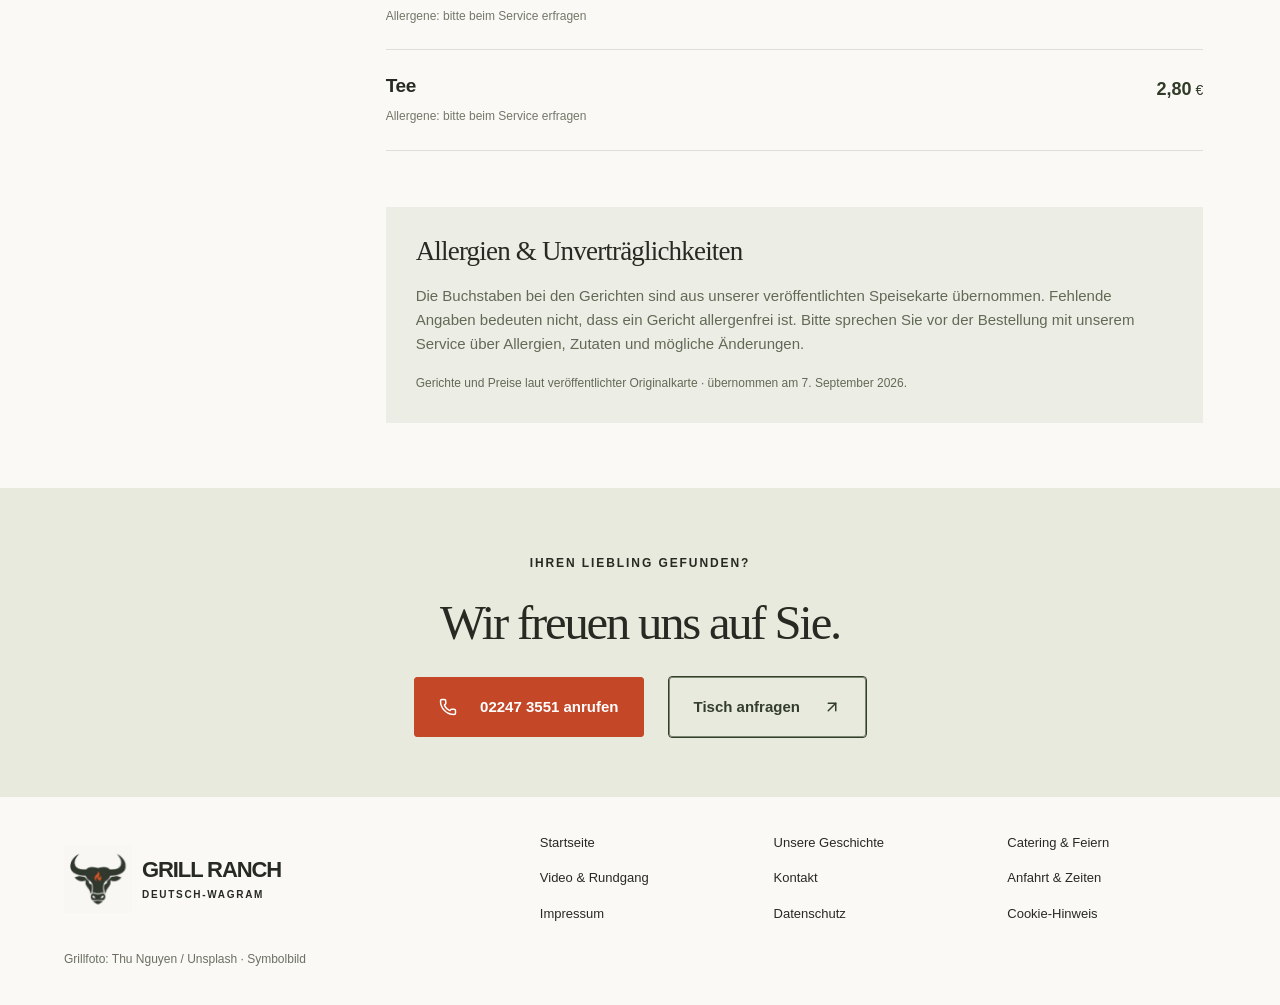
<file: speisekarte.html>
<!DOCTYPE html><html lang="de"><head><meta charSet="utf-8"/><meta name="viewport" content="width=device-width, initial-scale=1"/><link rel="preload" href="./ranch-logo.png" as="image"/><link rel="stylesheet" href="./style.css"><title>Speisekarte &amp; Preise | Grill Ranch Deutsch-Wagram</title><meta name="description" content="Die Speisekarte der Grill Ranch: Grillgerichte, Balkanspezialitäten, Burger, Schnitzel, Kindergerichte und Desserts. Übersichtlich mit Preisen und Beilagen."/>
<meta name="robots" content="noindex, nofollow"><link rel="icon" href="./favicon.svg"><link rel="stylesheet" href="./cookie-notice.css"></head><body><a class="skip" href="#inhalt">Zum Inhalt</a><div class="topline">DEUTSCH-WAGRAM <span>Ein gutes Stück Auszeit.</span> MI–MO · 11–22 UHR</div><header class="site-header"><a href="./" class="brand" aria-label="Grill Ranch Startseite"><img class="brand-mark" src="./ranch-logo.png" alt=""/><span>GRILL RANCH<small>RESTAURANT · MINIGOLF</small></span></a><nav aria-label="Hauptnavigation"><a href="./speisekarte.html" aria-current="page">Speisekarte</a><a href="./minigolf.html">Minigolf</a><a href="./tiere.html">Unsere Tiere</a><a href="./kontakt.html">Kontakt</a></nav><a class="button small" href="./kontakt.html#formular">Tisch anfragen <svg xmlns="http://www.w3.org/2000/svg" width="17" height="17" viewBox="0 0 24 24" fill="none" stroke="currentColor" stroke-width="2" stroke-linecap="round" stroke-linejoin="round" class="lucide lucide-arrow-up-right" aria-hidden="true"><path d="M7 7h10v10"></path><path d="M7 17 17 7"></path></svg></a></header><main id="inhalt" class="menu-page"><section class="menu-intro"><div><p class="eyebrow">GUTER GRILL. GUTER GESCHMACK.</p><h1>Worauf haben<br/>Sie <em>Appetit?</em></h1></div><div><p>Vom ersten Bissen bis zum letzten Espresso.<br/>Entdecken Sie unsere Speisekarte.</p><span>Alle Preise in Euro · Beilagen direkt beim Gericht</span></div></section><div class="menu-layout"><aside class="menu-nav"><p>UNSERE SPEISEKARTE</p><nav aria-label="Speisekategorien"><a href="#grill">Vom Grill<span><svg style="display:inline-block;vertical-align:middle;flex-shrink:0" xmlns="http://www.w3.org/2000/svg" width="18" height="18" viewBox="0 0 24 24" fill="none" stroke="currentColor" stroke-width="2" stroke-linecap="round" stroke-linejoin="round" class="lucide lucide-arrow-up-right" aria-hidden="true"><path d="M7 7h10v10"></path><path d="M7 17 17 7"></path></svg></span></a><a href="#balkan">Balkanspezialitäten<span><svg style="display:inline-block;vertical-align:middle;flex-shrink:0" xmlns="http://www.w3.org/2000/svg" width="18" height="18" viewBox="0 0 24 24" fill="none" stroke="currentColor" stroke-width="2" stroke-linecap="round" stroke-linejoin="round" class="lucide lucide-arrow-up-right" aria-hidden="true"><path d="M7 7h10v10"></path><path d="M7 17 17 7"></path></svg></span></a><a href="#burger">Burger<span><svg style="display:inline-block;vertical-align:middle;flex-shrink:0" xmlns="http://www.w3.org/2000/svg" width="18" height="18" viewBox="0 0 24 24" fill="none" stroke="currentColor" stroke-width="2" stroke-linecap="round" stroke-linejoin="round" class="lucide lucide-arrow-up-right" aria-hidden="true"><path d="M7 7h10v10"></path><path d="M7 17 17 7"></path></svg></span></a><a href="#kueche">Aus der Küche<span><svg style="display:inline-block;vertical-align:middle;flex-shrink:0" xmlns="http://www.w3.org/2000/svg" width="18" height="18" viewBox="0 0 24 24" fill="none" stroke="currentColor" stroke-width="2" stroke-linecap="round" stroke-linejoin="round" class="lucide lucide-arrow-up-right" aria-hidden="true"><path d="M7 7h10v10"></path><path d="M7 17 17 7"></path></svg></span></a><a href="#vorspeisen">Vorspeisen<span><svg style="display:inline-block;vertical-align:middle;flex-shrink:0" xmlns="http://www.w3.org/2000/svg" width="18" height="18" viewBox="0 0 24 24" fill="none" stroke="currentColor" stroke-width="2" stroke-linecap="round" stroke-linejoin="round" class="lucide lucide-arrow-up-right" aria-hidden="true"><path d="M7 7h10v10"></path><path d="M7 17 17 7"></path></svg></span></a><a href="#suppen">Suppen<span><svg style="display:inline-block;vertical-align:middle;flex-shrink:0" xmlns="http://www.w3.org/2000/svg" width="18" height="18" viewBox="0 0 24 24" fill="none" stroke="currentColor" stroke-width="2" stroke-linecap="round" stroke-linejoin="round" class="lucide lucide-arrow-up-right" aria-hidden="true"><path d="M7 7h10v10"></path><path d="M7 17 17 7"></path></svg></span></a><a href="#salate">Salate<span><svg style="display:inline-block;vertical-align:middle;flex-shrink:0" xmlns="http://www.w3.org/2000/svg" width="18" height="18" viewBox="0 0 24 24" fill="none" stroke="currentColor" stroke-width="2" stroke-linecap="round" stroke-linejoin="round" class="lucide lucide-arrow-up-right" aria-hidden="true"><path d="M7 7h10v10"></path><path d="M7 17 17 7"></path></svg></span></a><a href="#kinder">Für Kinder<span><svg style="display:inline-block;vertical-align:middle;flex-shrink:0" xmlns="http://www.w3.org/2000/svg" width="18" height="18" viewBox="0 0 24 24" fill="none" stroke="currentColor" stroke-width="2" stroke-linecap="round" stroke-linejoin="round" class="lucide lucide-arrow-up-right" aria-hidden="true"><path d="M7 7h10v10"></path><path d="M7 17 17 7"></path></svg></span></a><a href="#beilagen">Beilagen &amp; Saucen<span><svg style="display:inline-block;vertical-align:middle;flex-shrink:0" xmlns="http://www.w3.org/2000/svg" width="18" height="18" viewBox="0 0 24 24" fill="none" stroke="currentColor" stroke-width="2" stroke-linecap="round" stroke-linejoin="round" class="lucide lucide-arrow-up-right" aria-hidden="true"><path d="M7 7h10v10"></path><path d="M7 17 17 7"></path></svg></span></a><a href="#desserts">Desserts<span><svg style="display:inline-block;vertical-align:middle;flex-shrink:0" xmlns="http://www.w3.org/2000/svg" width="18" height="18" viewBox="0 0 24 24" fill="none" stroke="currentColor" stroke-width="2" stroke-linecap="round" stroke-linejoin="round" class="lucide lucide-arrow-up-right" aria-hidden="true"><path d="M7 7h10v10"></path><path d="M7 17 17 7"></path></svg></span></a><a href="#kaffee">Kaffee &amp; Heißgetränke<span><svg style="display:inline-block;vertical-align:middle;flex-shrink:0" xmlns="http://www.w3.org/2000/svg" width="18" height="18" viewBox="0 0 24 24" fill="none" stroke="currentColor" stroke-width="2" stroke-linecap="round" stroke-linejoin="round" class="lucide lucide-arrow-up-right" aria-hidden="true"><path d="M7 7h10v10"></path><path d="M7 17 17 7"></path></svg></span></a></nav><a class="allergen-link" href="#allergene">Hinweise zu Allergenen</a></aside><div id="gerichte" class="menu-content"><section id="grill" class="menu-category"><div class="category-title"><span>01</span><div><h2>Vom Grill</h2><p>Steaks, Ribs und unsere Grillteller. Die Beilagen stehen direkt beim Gericht.</p></div></div><div class="dish-list"><article class="dish"><div><h3>Ribs &amp; Wings</h3><p>Mit Bratkartoffeln, BBQ-Sauce und Knoblauchsauce</p><small>Allergene laut Karte: G M C</small></div><strong class="dish-price">25,50<span> €</span></strong></article><article class="dish"><div><h3>Spare Ribs</h3><p>Mit Bratkartoffeln und BBQ-Sauce</p><small>Allergene laut Karte: M</small></div><strong class="dish-price">26,90<span> €</span></strong></article><article class="dish"><div><h3>Spare Ribs · kleine Portion</h3><p>Mit Bratkartoffeln und BBQ-Sauce</p><small>Allergene laut Karte: M</small></div><strong class="dish-price">19,90<span> €</span></strong></article><article class="dish"><div><h3>Lammkoteletts</h3><p>Mit Pommes und Knoblauchsauce</p><small>Allergene laut Karte: G M</small></div><strong class="dish-price">29,90<span> €</span></strong></article><article class="dish"><div><h3>Rib Eye · 300 g</h3><p>Vom Rind, mit Bratkartoffeln und BBQ-Sauce</p><small>Allergene laut Karte: M</small></div><strong class="dish-price">32,90<span> €</span></strong></article><article class="dish"><div><h3>Beef Steak · 300 g</h3><p>Argentinisches Rinderfilet mit Bratkartoffeln und Kräuterbutter</p><small>Allergene laut Karte: G M L</small></div><strong class="dish-price">38,90<span> €</span></strong></article><article class="dish"><div><h3>Pfeffersteak · 300 g</h3><p>Argentinisches Rinderfilet mit Bratkartoffeln und Pfeffersauce</p><small>Allergene laut Karte: G</small></div><strong class="dish-price">39,90<span> €</span></strong></article><article class="dish"><div><h3>Knoblauchsteak · 300 g</h3><p>Vom Schweineschopf, mit Bratkartoffeln und Knoblauchsauce</p><small>Allergene laut Karte: G</small></div><strong class="dish-price">23,50<span> €</span></strong></article><article class="dish"><div><h3>Holzfällersteak · 300 g</h3><p>Vom Schweineschopf, mit Bratkartoffeln und BBQ-Sauce</p><small>Allergene laut Karte: M</small></div><strong class="dish-price">22,50<span> €</span></strong></article><article class="dish"><div><h3>Grill Ranch Teller</h3><p>Rind, Schwein, Huhn, Grillwürstl und Pjeskavica, dazu Speckbohnen und Pommes</p><small>Allergene laut Karte: G M</small></div><strong class="dish-price">25,90<span> €</span></strong></article><article class="dish"><div><h3>T-Bone Steak · 900 g</h3><p>Mit Bratkartoffeln, Salat, Knoblauchsauce, BBQ-Sauce und Cocktailsauce</p><small>Allergene laut Karte: C G M</small></div><strong class="dish-price">67,90<span> €</span></strong></article><article class="dish"><div><h3>Straußenfilet</h3><p>Mit Pommes und Knoblauchsauce</p><small>Allergene laut Karte: G M</small></div><strong class="dish-price">29,90<span> €</span></strong></article></div></section><section id="balkan" class="menu-category"><div class="category-title"><span>02</span><div><h2>Balkanspezialitäten</h2><p>Ćevapčići, Pjeskavica und Platten zum gemeinsamen Genießen.</p></div></div><div class="dish-list"><article class="dish"><div><h3>Ćevapčići</h3><p>Mit Pommes oder Fladenbrot, Zwiebeln, Knoblauchsauce und Ajvar</p><small>Allergene laut Karte: A G</small></div><strong class="dish-price">15,90<span> €</span></strong></article><article class="dish"><div><h3>Ćevapčići in Käsesauce</h3><p>Mit Pommes oder Fladenbrot</p><small>Allergene laut Karte: A G</small></div><strong class="dish-price">16,90<span> €</span></strong></article><article class="dish"><div><h3>Pjeskavica</h3><p>Mit Pommes oder Fladenbrot, Knoblauchsauce und Ajvar</p><small>Allergene laut Karte: A G</small></div><strong class="dish-price">15,90<span> €</span></strong></article><article class="dish"><div><h3>Pjeskavica · scharf</h3><p>Mit Pommes oder Fladenbrot, Zwiebeln und scharfer Sauce</p><small>Allergene laut Karte: A</small></div><strong class="dish-price">16,50<span> €</span></strong></article><article class="dish"><div><h3>Gurmanska Pjeskavica</h3><p>Gefüllt mit Käse und Speck, dazu Pommes oder Fladenbrot</p><small>Allergene laut Karte: A G</small></div><strong class="dish-price">18,50<span> €</span></strong></article><article class="dish"><div><h3>Pilce Belo</h3><p>Hühnerfilet mit Gemüse und Paprikareis</p><small>Allergene laut Karte: G</small></div><strong class="dish-price">18,90<span> €</span></strong></article><article class="dish"><div><h3>Balkanplatte · für 2 Personen</h3><p>Huhn, Schwein, Ćevapčići, Pjeskavica, hausgemachte geräucherte Grillwurst, Zwiebeln und Ajvar, dazu Pommes</p><small>Allergene: bitte beim Service erfragen</small></div><strong class="dish-price">42,00<span> €</span></strong></article><article class="dish"><div><h3>Balkanplatte · für 4 Personen</h3><p>Huhn, Schwein, Ćevapčići, Pjeskavica, hausgemachte geräucherte Grillwurst, Zwiebeln und Ajvar, dazu Pommes</p><small>Allergene: bitte beim Service erfragen</small></div><strong class="dish-price">84,00<span> €</span></strong></article></div></section><section id="burger" class="menu-category"><div class="category-title"><span>03</span><div><h2>Burger</h2><p>Bei allen Burgern sind Pommes dabei.</p></div></div><div class="dish-list"><article class="dish"><div><h3>Strauß-Burger</h3><p>Mit Speck, Cheddar, Salat, Tomaten und Gurken</p><small>Allergene: bitte beim Service erfragen</small></div><strong class="dish-price">17,50<span> €</span></strong></article><article class="dish"><div><h3>Ranch Burger</h3><p>Mit Speck, Cheddar, Salat, Tomaten und Gurken</p><small>Allergene: bitte beim Service erfragen</small></div><strong class="dish-price">15,50<span> €</span></strong></article><article class="dish"><div><h3>Bacon &amp; Egg Burger</h3><p>Mit Speck, Spiegelei, Cheddar, Salat, Tomaten und Gurken</p><small>Allergene: bitte beim Service erfragen</small></div><strong class="dish-price">16,50<span> €</span></strong></article><article class="dish"><div><h3>Cheeseburger</h3><p>Mit Cheddar, Salat, Tomaten, Zwiebeln und Gurken</p><small>Allergene: bitte beim Service erfragen</small></div><strong class="dish-price">14,50<span> €</span></strong></article><article class="dish"><div><h3>Chickenburger</h3><p>Mit gegrilltem Hühnerfilet, Cheddar, Salat, Tomaten, Zwiebeln und Gurken</p><small>Allergene laut Karte: A C G N</small></div><strong class="dish-price">15,50<span> €</span></strong></article></div></section><section id="kueche" class="menu-category"><div class="category-title"><span>04</span><div><h2>Aus der Küche</h2><p>Schnitzel, Fisch und Klassiker aus dem Pfandl.</p></div></div><div class="dish-list"><article class="dish"><div><h3>Zwiebelrostbraten</h3><p>Mit Bratkartoffeln</p><small>Allergene: bitte beim Service erfragen</small></div><strong class="dish-price">23,90<span> €</span></strong></article><article class="dish"><div><h3>Gebackenes Schweinsschnitzel</h3><p>Mit Beilage nach Wahl</p><small>Allergene laut Karte: A C G</small></div><strong class="dish-price">14,70<span> €</span></strong></article><article class="dish"><div><h3>Hühnerschnitzel</h3><p>Mit Beilage nach Wahl</p><small>Allergene laut Karte: A C G</small></div><strong class="dish-price">15,70<span> €</span></strong></article><article class="dish"><div><h3>Cordon bleu vom Schwein</h3><p>Mit Beilage nach Wahl</p><small>Allergene laut Karte: A C G</small></div><strong class="dish-price">16,50<span> €</span></strong></article><article class="dish"><div><h3>Cordon bleu vom Huhn</h3><p>Mit Beilage nach Wahl</p><small>Allergene laut Karte: A C G</small></div><strong class="dish-price">17,50<span> €</span></strong></article><article class="dish"><div><h3>Zanderfilet natur</h3><p>Mit Petersilkartoffeln</p><small>Allergene laut Karte: A G D</small></div><strong class="dish-price">21,90<span> €</span></strong></article><article class="dish"><div><h3>Zanderfilet gebacken</h3><p>Mit Petersilkartoffeln</p><small>Allergene laut Karte: A C G D</small></div><strong class="dish-price">22,90<span> €</span></strong></article><article class="dish"><div><h3>Käsespätzle im Pfandl</h3><small>Allergene laut Karte: A C G</small></div><strong class="dish-price">15,50<span> €</span></strong></article><article class="dish"><div><h3>Gulasch</h3><p>Mit Nockerln</p><small>Allergene laut Karte: A C G</small></div><strong class="dish-price">16,90<span> €</span></strong></article></div></section><section id="vorspeisen" class="menu-category"><div class="category-title"><span>05</span><div><h2>Vorspeisen</h2><p>Etwas Gutes zum Anfang.</p></div></div><div class="dish-list"><article class="dish"><div><h3>Beef Tartar · 120 g</h3><p>Mit Toastbrot und Butter</p><small>Allergene laut Karte: A G M D C</small></div><strong class="dish-price">17,50<span> €</span></strong></article><article class="dish"><div><h3>Feta im Speckmantel</h3><p>Auf Rucola</p><small>Allergene laut Karte: G</small></div><strong class="dish-price">10,90<span> €</span></strong></article><article class="dish"><div><h3>Gebackener Emmentaler</h3><p>Mit Pommes und Preiselbeeren</p><small>Allergene laut Karte: A C G</small></div><strong class="dish-price">12,90<span> €</span></strong></article></div></section><section id="suppen" class="menu-category"><div class="category-title"><span>06</span><div><h2>Suppen</h2><p>Ein warmer Auftakt.</p></div></div><div class="dish-list"><article class="dish"><div><h3>Frittatensuppe</h3><small>Allergene laut Karte: A C L</small></div><strong class="dish-price">5,20<span> €</span></strong></article><article class="dish"><div><h3>Nudelsuppe</h3><small>Allergene laut Karte: A C G</small></div><strong class="dish-price">5,20<span> €</span></strong></article><article class="dish"><div><h3>Leberknödelsuppe</h3><small>Allergene laut Karte: A C</small></div><strong class="dish-price">5,80<span> €</span></strong></article><article class="dish"><div><h3>Knoblauchcremesuppe</h3><small>Allergene laut Karte: A G L</small></div><strong class="dish-price">5,80<span> €</span></strong></article></div></section><section id="salate" class="menu-category"><div class="category-title"><span>07</span><div><h2>Salate</h2><p>Als Beilage oder als eigenes Gericht.</p></div></div><div class="dish-list"><article class="dish"><div><h3>Gemischter Salat</h3><p>Mit Kartoffelsalat, Gurken, Kraut, Zwiebeln, grünem Salat und Tomaten</p><small>Allergene laut Karte: A G M D C</small></div><strong class="dish-price">4,40<span> €</span></strong></article><article class="dish"><div><h3>Erdäpfelsalat</h3><small>Allergene: bitte beim Service erfragen</small></div><strong class="dish-price">4,40<span> €</span></strong></article><article class="dish"><div><h3>Krautsalat</h3><small>Allergene: bitte beim Service erfragen</small></div><strong class="dish-price">4,00<span> €</span></strong></article><article class="dish"><div><h3>Gurkensalat</h3><small>Allergene: bitte beim Service erfragen</small></div><strong class="dish-price">4,90<span> €</span></strong></article><article class="dish"><div><h3>Schopska-Salat</h3><p>Mit Gurken, Tomaten, Zwiebeln und Schafskäse</p><small>Allergene laut Karte: G</small></div><strong class="dish-price">5,50<span> €</span></strong></article><article class="dish"><div><h3>Caesar-Salat</h3><p>Mit gegrillten Hühnerbruststreifen</p><small>Allergene laut Karte: A G D M</small></div><strong class="dish-price">13,90<span> €</span></strong></article><article class="dish"><div><h3>Backhendlsalat</h3><p>Mit Kartoffelsalat, Blattsalat und Tomaten</p><small>Allergene laut Karte: A C G</small></div><strong class="dish-price">14,90<span> €</span></strong></article></div></section><section id="kinder" class="menu-category"><div class="category-title"><span>08</span><div><h2>Für Kinder</h2><p>Alle Kindergerichte mit Pommes und Ketchup.</p></div></div><div class="dish-list"><article class="dish"><div><h3>Kinderschnitzel · Schwein oder Huhn</h3><small>Allergene laut Karte: A C G</small></div><strong class="dish-price">9,90<span> €</span></strong></article><article class="dish"><div><h3>Grillwürstl</h3><small>Allergene laut Karte: A G</small></div><strong class="dish-price">8,50<span> €</span></strong></article><article class="dish"><div><h3>Kinder-Cheeseburger</h3><small>Allergene laut Karte: A C F N P</small></div><strong class="dish-price">9,90<span> €</span></strong></article></div></section><section id="beilagen" class="menu-category"><div class="category-title"><span>09</span><div><h2>Beilagen &amp; Saucen</h2><p>Noch etwas dazu?</p></div></div><div class="dish-list"><article class="dish"><div><h3>Hausgemachte Bratkartoffeln</h3><small>Allergene: bitte beim Service erfragen</small></div><strong class="dish-price">4,90<span> €</span></strong></article><article class="dish"><div><h3>Pommes</h3><small>Allergene: bitte beim Service erfragen</small></div><strong class="dish-price">4,00<span> €</span></strong></article><article class="dish"><div><h3>Reis</h3><small>Allergene laut Karte: G</small></div><strong class="dish-price">4,00<span> €</span></strong></article><article class="dish"><div><h3>Gemüse</h3><small>Allergene laut Karte: G</small></div><strong class="dish-price">4,00<span> €</span></strong></article><article class="dish"><div><h3>Knoblauchsauce</h3><small>Allergene laut Karte: A C G</small></div><strong class="dish-price">2,50<span> €</span></strong></article><article class="dish"><div><h3>BBQ-Sauce</h3><small>Allergene: bitte beim Service erfragen</small></div><strong class="dish-price">2,50<span> €</span></strong></article><article class="dish"><div><h3>Cocktailsauce</h3><small>Allergene laut Karte: A C M</small></div><strong class="dish-price">2,10<span> €</span></strong></article><article class="dish"><div><h3>Preiselbeeren</h3><small>Allergene: bitte beim Service erfragen</small></div><strong class="dish-price">1,80<span> €</span></strong></article><article class="dish"><div><h3>Fladenbrot</h3><small>Allergene: bitte beim Service erfragen</small></div><strong class="dish-price">2,50<span> €</span></strong></article></div></section><section id="desserts" class="menu-category"><div class="category-title"><span>10</span><div><h2>Desserts</h2><p>Zum Schluss darf es süß sein.</p></div></div><div class="dish-list"><article class="dish"><div><h3>Marillenpalatschinken</h3><p>2 Stück</p><small>Allergene laut Karte: A C G</small></div><strong class="dish-price">5,40<span> €</span></strong></article><article class="dish"><div><h3>Eispalatschinken</h3><p>2 Stück</p><small>Allergene laut Karte: A C G H</small></div><strong class="dish-price">6,20<span> €</span></strong></article><article class="dish"><div><h3>Schokopalatschinken</h3><p>2 Stück</p><small>Allergene laut Karte: A C G H</small></div><strong class="dish-price">5,90<span> €</span></strong></article><article class="dish"><div><h3>Schoko-Soufflé</h3><p>Mit Vanilleeis</p><small>Allergene laut Karte: A C G H</small></div><strong class="dish-price">6,10<span> €</span></strong></article><article class="dish"><div><h3>Tiramisu</h3><p>Hausgemacht</p><small>Allergene laut Karte: A C G</small></div><strong class="dish-price">5,50<span> €</span></strong></article><article class="dish"><div><h3>Eiskaffee</h3><p>Mit Vanilleeis und Schlagobers</p><small>Allergene laut Karte: C G A</small></div><strong class="dish-price">4,90<span> €</span></strong></article></div></section><section id="kaffee" class="menu-category"><div class="category-title"><span>11</span><div><h2>Kaffee &amp; Heißgetränke</h2><p>Für einen gemütlichen Ausklang.</p></div></div><div class="dish-list"><article class="dish"><div><h3>Kleiner Espresso</h3><small>Allergene: bitte beim Service erfragen</small></div><strong class="dish-price">2,80<span> €</span></strong></article><article class="dish"><div><h3>Doppelter Espresso</h3><small>Allergene: bitte beim Service erfragen</small></div><strong class="dish-price">4,00<span> €</span></strong></article><article class="dish"><div><h3>Kleiner Brauner</h3><small>Allergene: bitte beim Service erfragen</small></div><strong class="dish-price">3,00<span> €</span></strong></article><article class="dish"><div><h3>Großer Brauner</h3><small>Allergene: bitte beim Service erfragen</small></div><strong class="dish-price">4,20<span> €</span></strong></article><article class="dish"><div><h3>Verlängerter</h3><small>Allergene: bitte beim Service erfragen</small></div><strong class="dish-price">3,60<span> €</span></strong></article><article class="dish"><div><h3>Melange</h3><small>Allergene: bitte beim Service erfragen</small></div><strong class="dish-price">4,00<span> €</span></strong></article><article class="dish"><div><h3>Cappuccino</h3><small>Allergene: bitte beim Service erfragen</small></div><strong class="dish-price">4,50<span> €</span></strong></article><article class="dish"><div><h3>Latte Macchiato</h3><small>Allergene: bitte beim Service erfragen</small></div><strong class="dish-price">4,70<span> €</span></strong></article><article class="dish"><div><h3>Kakao</h3><small>Allergene: bitte beim Service erfragen</small></div><strong class="dish-price">4,20<span> €</span></strong></article><article class="dish"><div><h3>Tee</h3><small>Allergene: bitte beim Service erfragen</small></div><strong class="dish-price">2,80<span> €</span></strong></article></div></section><section class="allergen-note" id="allergene"><h2>Allergien &amp; Unverträglichkeiten</h2><p>Die Buchstaben bei den Gerichten sind aus unserer veröffentlichten Speisekarte übernommen. Fehlende Angaben bedeuten nicht, dass ein Gericht allergenfrei ist. Bitte sprechen Sie vor der Bestellung mit unserem Service über Allergien, Zutaten und mögliche Änderungen.</p><p class="source-note">Gerichte und Preise laut veröffentlichter Originalkarte · übernommen am 7. September 2026.</p></section></div></div><section class="reservation"><p class="eyebrow">IHREN LIEBLING GEFUNDEN?</p><h2>Wir freuen uns auf Sie.</h2><div class="actions"><a class="button" href="tel:+4322473551"><svg xmlns="http://www.w3.org/2000/svg" width="18" height="18" viewBox="0 0 24 24" fill="none" stroke="currentColor" stroke-width="2" stroke-linecap="round" stroke-linejoin="round" class="lucide lucide-phone" aria-hidden="true"><path d="M13.832 16.568a1 1 0 0 0 1.213-.303l.355-.465A2 2 0 0 1 17 15h3a2 2 0 0 1 2 2v3a2 2 0 0 1-2 2A18 18 0 0 1 2 4a2 2 0 0 1 2-2h3a2 2 0 0 1 2 2v3a2 2 0 0 1-.8 1.6l-.468.351a1 1 0 0 0-.292 1.233 14 14 0 0 0 6.392 6.384"></path></svg> 02247 3551 anrufen</a><a class="button outline" href="./kontakt.html#formular">Tisch anfragen <svg xmlns="http://www.w3.org/2000/svg" width="18" height="18" viewBox="0 0 24 24" fill="none" stroke="currentColor" stroke-width="2" stroke-linecap="round" stroke-linejoin="round" class="lucide lucide-arrow-up-right" aria-hidden="true"><path d="M7 7h10v10"></path><path d="M7 17 17 7"></path></svg></a></div></section></main><footer class="ranch-footer"><a class="brand" href="./"><img class="brand-mark" src="./ranch-logo.png" alt=""/><span>GRILL RANCH<small>DEUTSCH-WAGRAM</small></span></a><nav aria-label="Weitere Seiten"><a href="./">Startseite</a><a href="./chronik.html">Unsere Geschichte</a><a href="./mobil.html">Catering &amp; Feiern</a><a href="./video.html">Video &amp; Rundgang</a><a href="./kontakt.html#formular">Kontakt</a><a href="./#besuch">Anfahrt &amp; Zeiten</a><a href="./impressum.html">Impressum</a><a href="./datenschutz.html">Datenschutz</a></nav><small>Grillfoto: Thu Nguyen / Unsplash · Symbolbild</small></footer><div class="mobile-bar"><a href="./kontakt.html#formular">Kontakt</a><a href="tel:+4322473551"><svg xmlns="http://www.w3.org/2000/svg" width="17" height="17" viewBox="0 0 24 24" fill="none" stroke="currentColor" stroke-width="2" stroke-linecap="round" stroke-linejoin="round" class="lucide lucide-phone" aria-hidden="true"><path d="M13.832 16.568a1 1 0 0 0 1.213-.303l.355-.465A2 2 0 0 1 17 15h3a2 2 0 0 1 2 2v3a2 2 0 0 1-2 2A18 18 0 0 1 2 4a2 2 0 0 1 2-2h3a2 2 0 0 1 2 2v3a2 2 0 0 1-.8 1.6l-.468.351a1 1 0 0 0-.292 1.233 14 14 0 0 0 6.392 6.384"></path></svg> Tisch telefonisch anfragen</a></div><script src="./cookie-notice.js" defer></script></body></html>
</file>
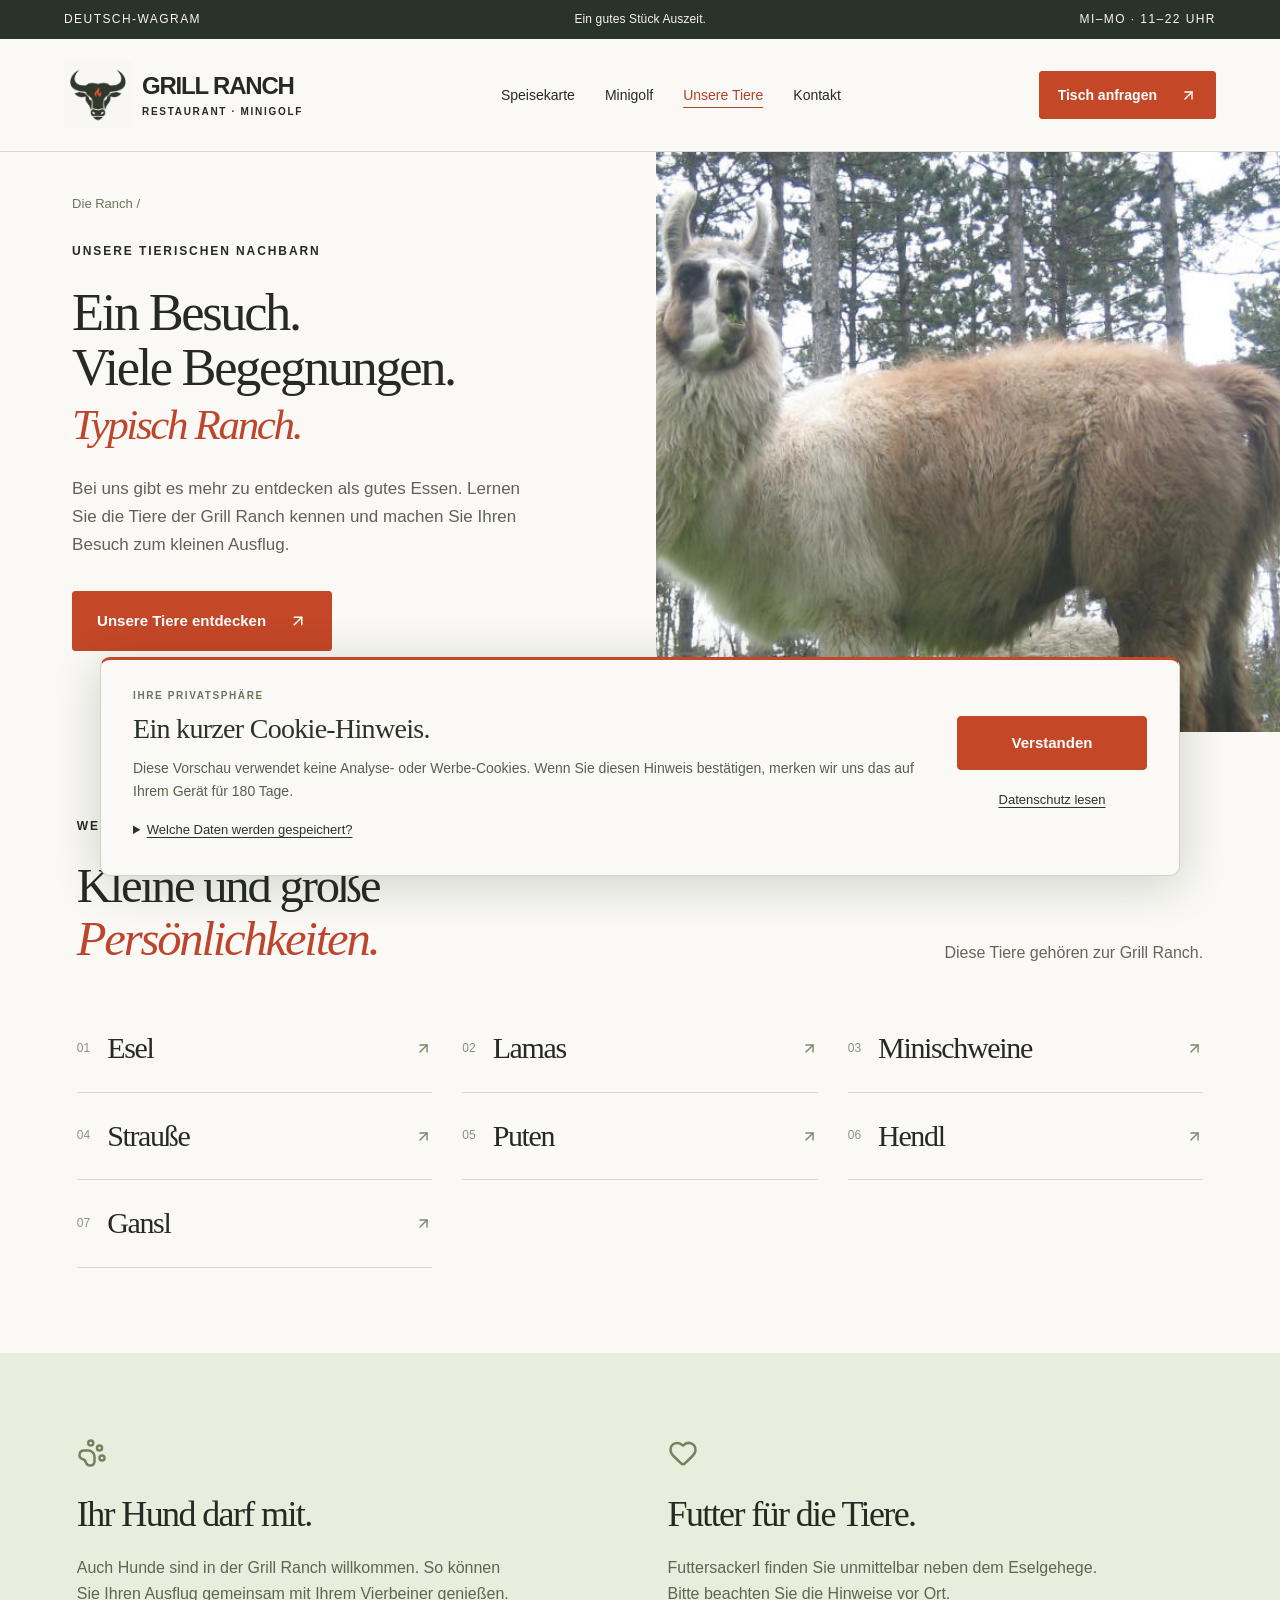
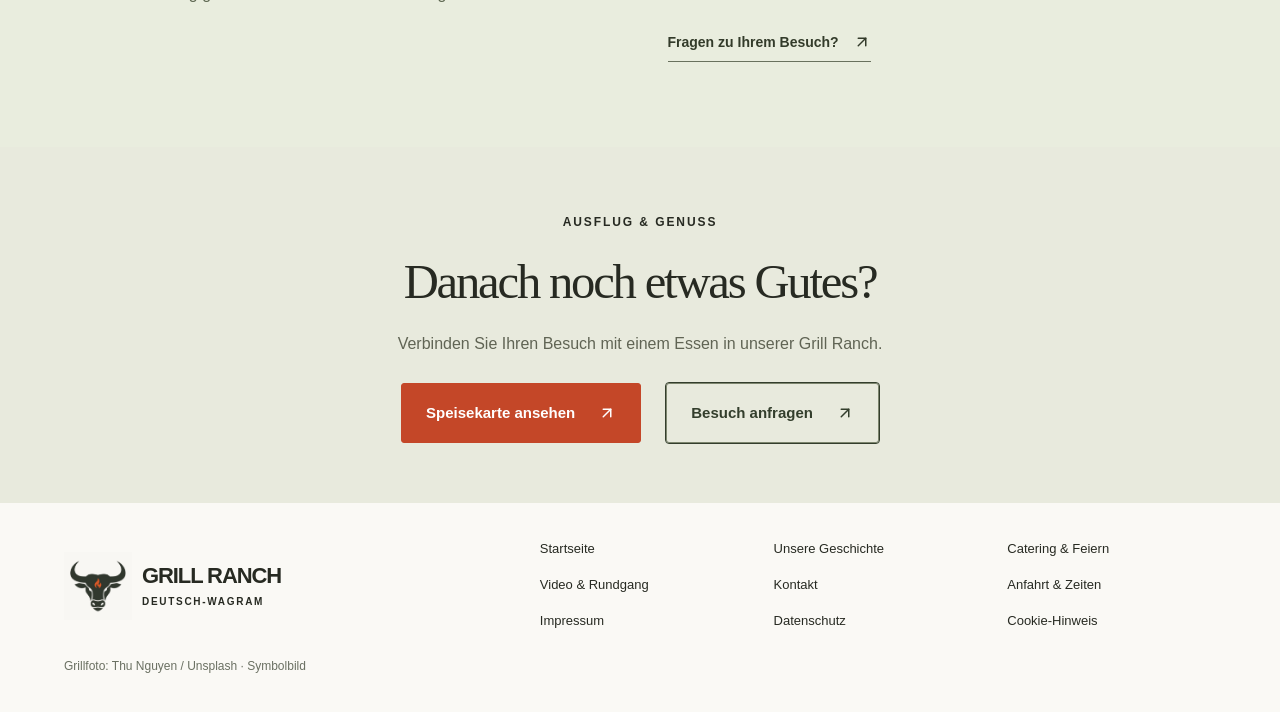
<file: tiere.html>
<!DOCTYPE html><html lang="de"><head><meta charSet="utf-8"/><meta name="viewport" content="width=device-width, initial-scale=1"/><link rel="preload" href="./ranch-logo.png" as="image"/><link rel="stylesheet" href="./style.css"><title>Unsere Tiere entdecken | Grill Ranch Deutsch-Wagram</title><meta name="description" content="Esel, Lamas, Minischweine und mehr: Lernen Sie die tierischen Nachbarn der Grill Ranch kennen und planen Sie Ihren Ausflug."/>
<meta name="robots" content="noindex, nofollow"><link rel="icon" href="./favicon.svg"><link rel="stylesheet" href="./cookie-notice.css"></head><body><a class="skip" href="#inhalt">Zum Inhalt</a><div class="topline">DEUTSCH-WAGRAM <span>Ein gutes Stück Auszeit.</span> MI–MO · 11–22 UHR</div><header class="site-header"><a href="./" class="brand" aria-label="Grill Ranch Startseite"><img class="brand-mark" src="./ranch-logo.png" alt=""/><span>GRILL RANCH<small>RESTAURANT · MINIGOLF</small></span></a><nav aria-label="Hauptnavigation"><a href="./speisekarte.html">Speisekarte</a><a href="./minigolf.html">Minigolf</a><a href="./tiere.html" aria-current="page">Unsere Tiere</a><a href="./kontakt.html">Kontakt</a></nav><a class="button small" href="./kontakt.html#formular">Tisch anfragen <svg xmlns="http://www.w3.org/2000/svg" width="17" height="17" viewBox="0 0 24 24" fill="none" stroke="currentColor" stroke-width="2" stroke-linecap="round" stroke-linejoin="round" class="lucide lucide-arrow-up-right" aria-hidden="true"><path d="M7 7h10v10"></path><path d="M7 17 17 7"></path></svg></a></header><main id="inhalt"><section class="outdoor-hero"><div class="outdoor-copy"><a class="breadcrumb" href="./">Die Ranch /</a><p class="eyebrow">UNSERE TIERISCHEN NACHBARN</p><h1>Ein Besuch.<br/>Viele Begegnungen.<br/><em>Typisch Ranch.</em></h1><p class="intro">Bei uns gibt es mehr zu entdecken als gutes Essen. Lernen Sie die Tiere der Grill Ranch kennen und machen Sie Ihren Besuch zum kleinen Ausflug.</p><div class="actions"><a class="button" href="#kennenlernen">Unsere Tiere entdecken <svg xmlns="http://www.w3.org/2000/svg" width="18" height="18" viewBox="0 0 24 24" fill="none" stroke="currentColor" stroke-width="2" stroke-linecap="round" stroke-linejoin="round" class="lucide lucide-arrow-up-right" aria-hidden="true"><path d="M7 7h10v10"></path><path d="M7 17 17 7"></path></svg></a></div></div><figure class="outdoor-photo"><img src="./tiere.jpg" alt="Lama im Gehege der Grill Ranch" fetchPriority="high"/><figcaption>TIERISCHE NACHBARN · GRILL RANCH</figcaption></figure></section><section class="section animal-section" id="kennenlernen"><div class="section-heading"><div><p class="eyebrow">WER BEI UNS ZU HAUSE IST</p><h2>Kleine und große<br/><em>Persönlichkeiten.</em></h2></div><p>Diese Tiere gehören zur Grill Ranch.</p></div><div class="animal-list"><div><span>01</span><h3>Esel</h3><svg xmlns="http://www.w3.org/2000/svg" width="17" height="17" viewBox="0 0 24 24" fill="none" stroke="currentColor" stroke-width="2" stroke-linecap="round" stroke-linejoin="round" class="lucide lucide-arrow-up-right" aria-hidden="true"><path d="M7 7h10v10"></path><path d="M7 17 17 7"></path></svg></div><div><span>02</span><h3>Lamas</h3><svg xmlns="http://www.w3.org/2000/svg" width="17" height="17" viewBox="0 0 24 24" fill="none" stroke="currentColor" stroke-width="2" stroke-linecap="round" stroke-linejoin="round" class="lucide lucide-arrow-up-right" aria-hidden="true"><path d="M7 7h10v10"></path><path d="M7 17 17 7"></path></svg></div><div><span>03</span><h3>Minischweine</h3><svg xmlns="http://www.w3.org/2000/svg" width="17" height="17" viewBox="0 0 24 24" fill="none" stroke="currentColor" stroke-width="2" stroke-linecap="round" stroke-linejoin="round" class="lucide lucide-arrow-up-right" aria-hidden="true"><path d="M7 7h10v10"></path><path d="M7 17 17 7"></path></svg></div><div><span>04</span><h3>Strauße</h3><svg xmlns="http://www.w3.org/2000/svg" width="17" height="17" viewBox="0 0 24 24" fill="none" stroke="currentColor" stroke-width="2" stroke-linecap="round" stroke-linejoin="round" class="lucide lucide-arrow-up-right" aria-hidden="true"><path d="M7 7h10v10"></path><path d="M7 17 17 7"></path></svg></div><div><span>05</span><h3>Puten</h3><svg xmlns="http://www.w3.org/2000/svg" width="17" height="17" viewBox="0 0 24 24" fill="none" stroke="currentColor" stroke-width="2" stroke-linecap="round" stroke-linejoin="round" class="lucide lucide-arrow-up-right" aria-hidden="true"><path d="M7 7h10v10"></path><path d="M7 17 17 7"></path></svg></div><div><span>06</span><h3>Hendl</h3><svg xmlns="http://www.w3.org/2000/svg" width="17" height="17" viewBox="0 0 24 24" fill="none" stroke="currentColor" stroke-width="2" stroke-linecap="round" stroke-linejoin="round" class="lucide lucide-arrow-up-right" aria-hidden="true"><path d="M7 7h10v10"></path><path d="M7 17 17 7"></path></svg></div><div><span>07</span><h3>Gansl</h3><svg xmlns="http://www.w3.org/2000/svg" width="17" height="17" viewBox="0 0 24 24" fill="none" stroke="currentColor" stroke-width="2" stroke-linecap="round" stroke-linejoin="round" class="lucide lucide-arrow-up-right" aria-hidden="true"><path d="M7 7h10v10"></path><path d="M7 17 17 7"></path></svg></div></div></section><section class="section animal-info"><article><svg xmlns="http://www.w3.org/2000/svg" width="30" height="30" viewBox="0 0 24 24" fill="none" stroke="currentColor" stroke-width="2" stroke-linecap="round" stroke-linejoin="round" class="lucide lucide-paw-print" aria-hidden="true"><circle cx="11" cy="4" r="2"></circle><circle cx="18" cy="8" r="2"></circle><circle cx="20" cy="16" r="2"></circle><path d="M9 10a5 5 0 0 1 5 5v3.5a3.5 3.5 0 0 1-6.84 1.045Q6.52 17.48 4.46 16.84A3.5 3.5 0 0 1 5.5 10Z"></path></svg><h2>Ihr Hund darf mit.</h2><p>Auch Hunde sind in der Grill Ranch willkommen. So können Sie Ihren Ausflug gemeinsam mit Ihrem Vierbeiner genießen.</p></article><article><svg xmlns="http://www.w3.org/2000/svg" width="30" height="30" viewBox="0 0 24 24" fill="none" stroke="currentColor" stroke-width="2" stroke-linecap="round" stroke-linejoin="round" class="lucide lucide-heart" aria-hidden="true"><path d="M2 9.5a5.5 5.5 0 0 1 9.591-3.676.56.56 0 0 0 .818 0A5.49 5.49 0 0 1 22 9.5c0 2.29-1.5 4-3 5.5l-5.492 5.313a2 2 0 0 1-3 .019L5 15c-1.5-1.5-3-3.2-3-5.5"></path></svg><h2>Futter für die Tiere.</h2><p>Futtersackerl finden Sie unmittelbar neben dem Eselgehege. Bitte beachten Sie die Hinweise vor Ort.</p><a class="textlink darklink" href="./kontakt.html">Fragen zu Ihrem Besuch? <svg xmlns="http://www.w3.org/2000/svg" width="18" height="18" viewBox="0 0 24 24" fill="none" stroke="currentColor" stroke-width="2" stroke-linecap="round" stroke-linejoin="round" class="lucide lucide-arrow-up-right" aria-hidden="true"><path d="M7 7h10v10"></path><path d="M7 17 17 7"></path></svg></a></article></section><section class="reservation"><p class="eyebrow">AUSFLUG &amp; GENUSS</p><h2>Danach noch etwas Gutes?</h2><p>Verbinden Sie Ihren Besuch mit einem Essen in unserer Grill Ranch.</p><div class="actions"><a class="button" href="./speisekarte.html">Speisekarte ansehen <svg xmlns="http://www.w3.org/2000/svg" width="18" height="18" viewBox="0 0 24 24" fill="none" stroke="currentColor" stroke-width="2" stroke-linecap="round" stroke-linejoin="round" class="lucide lucide-arrow-up-right" aria-hidden="true"><path d="M7 7h10v10"></path><path d="M7 17 17 7"></path></svg></a><a class="button outline" href="./kontakt.html#formular">Besuch anfragen <svg xmlns="http://www.w3.org/2000/svg" width="18" height="18" viewBox="0 0 24 24" fill="none" stroke="currentColor" stroke-width="2" stroke-linecap="round" stroke-linejoin="round" class="lucide lucide-arrow-up-right" aria-hidden="true"><path d="M7 7h10v10"></path><path d="M7 17 17 7"></path></svg></a></div></section></main><footer class="ranch-footer"><a class="brand" href="./"><img class="brand-mark" src="./ranch-logo.png" alt=""/><span>GRILL RANCH<small>DEUTSCH-WAGRAM</small></span></a><nav aria-label="Weitere Seiten"><a href="./">Startseite</a><a href="./chronik.html">Unsere Geschichte</a><a href="./mobil.html">Catering &amp; Feiern</a><a href="./video.html">Video &amp; Rundgang</a><a href="./kontakt.html#formular">Kontakt</a><a href="./#besuch">Anfahrt &amp; Zeiten</a><a href="./impressum.html">Impressum</a><a href="./datenschutz.html">Datenschutz</a></nav><small>Grillfoto: Thu Nguyen / Unsplash · Symbolbild</small></footer><div class="mobile-bar"><a href="./kontakt.html#formular">Kontakt</a><a href="tel:+4322473551"><svg xmlns="http://www.w3.org/2000/svg" width="17" height="17" viewBox="0 0 24 24" fill="none" stroke="currentColor" stroke-width="2" stroke-linecap="round" stroke-linejoin="round" class="lucide lucide-phone" aria-hidden="true"><path d="M13.832 16.568a1 1 0 0 0 1.213-.303l.355-.465A2 2 0 0 1 17 15h3a2 2 0 0 1 2 2v3a2 2 0 0 1-2 2A18 18 0 0 1 2 4a2 2 0 0 1 2-2h3a2 2 0 0 1 2 2v3a2 2 0 0 1-.8 1.6l-.468.351a1 1 0 0 0-.292 1.233 14 14 0 0 0 6.392 6.384"></path></svg> Tisch telefonisch anfragen</a></div><script src="./cookie-notice.js" defer></script></body></html>
</file>
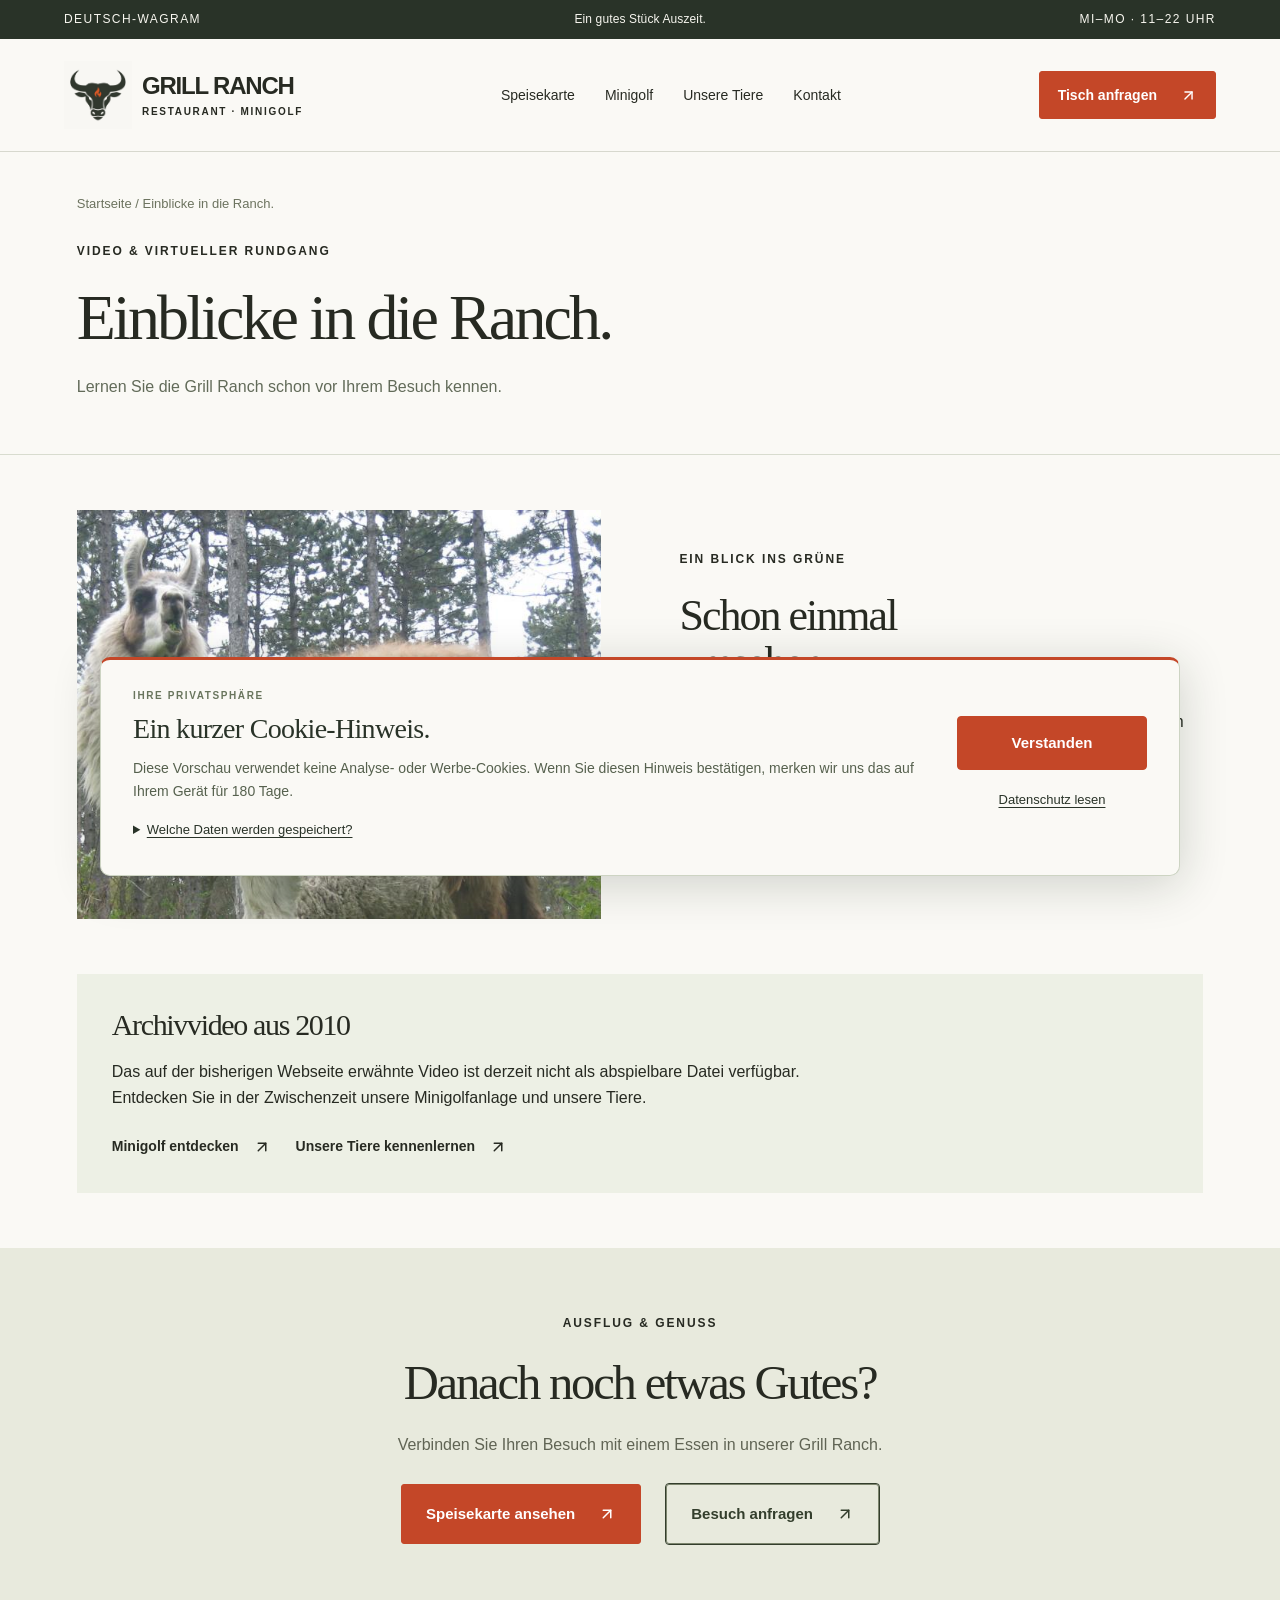
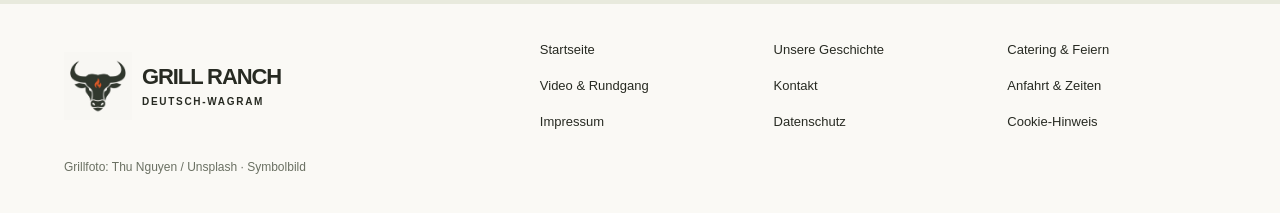
<file: video.html>
<!DOCTYPE html><html lang="de"><head><meta charSet="utf-8"/><meta name="viewport" content="width=device-width, initial-scale=1"/><link rel="preload" href="./ranch-logo.png" as="image"/><link rel="preload" href="./tiere.jpg" as="image"/><link rel="stylesheet" href="./style.css"><title>Einblicke in die Ranch. | Grill Ranch Deutsch-Wagram</title><meta name="description" content="Lernen Sie die Grill Ranch schon vor Ihrem Besuch kennen."/>
<meta name="robots" content="noindex, nofollow"><link rel="icon" href="./favicon.svg"><link rel="stylesheet" href="./cookie-notice.css"></head><body><a class="skip" href="#inhalt">Zum Inhalt</a><div class="topline">DEUTSCH-WAGRAM <span>Ein gutes Stück Auszeit.</span> MI–MO · 11–22 UHR</div><header class="site-header"><a href="./" class="brand" aria-label="Grill Ranch Startseite"><img class="brand-mark" src="./ranch-logo.png" alt=""/><span>GRILL RANCH<small>RESTAURANT · MINIGOLF</small></span></a><nav aria-label="Hauptnavigation"><a href="./speisekarte.html">Speisekarte</a><a href="./minigolf.html">Minigolf</a><a href="./tiere.html">Unsere Tiere</a><a href="./kontakt.html">Kontakt</a></nav><a class="button small" href="./kontakt.html#formular">Tisch anfragen <svg xmlns="http://www.w3.org/2000/svg" width="17" height="17" viewBox="0 0 24 24" fill="none" stroke="currentColor" stroke-width="2" stroke-linecap="round" stroke-linejoin="round" class="lucide lucide-arrow-up-right" aria-hidden="true"><path d="M7 7h10v10"></path><path d="M7 17 17 7"></path></svg></a></header><main id="inhalt"><section class="info-heading"><a class="breadcrumb" href="./">Startseite / <!-- -->Einblicke in die Ranch.</a><p class="eyebrow">VIDEO &amp; VIRTUELLER RUNDGANG</p><h1>Einblicke in die Ranch.</h1><p>Lernen Sie die Grill Ranch schon vor Ihrem Besuch kennen.</p></section><section class="tour-layout"><div class="tour-picture"><img src="./tiere.jpg" alt="Lama auf dem Gelände der Grill Ranch"/></div><div class="tour-copy"><p class="eyebrow">EIN BLICK INS GRÜNE</p><h2>Schon einmal<br/>umsehen.</h2><p>Der virtuelle Rundgang zeigt Ansichten der Grill Ranch. Es handelt sich um Archivaufnahmen; die heutige Gestaltung kann abweichen.</p><a class="button" href="http://www.weinviertel-360grad.at/deutsch-wagram/wagramer-grill-ranch/" target="_blank" rel="noopener noreferrer">360°-Rundgang öffnen <svg style="display:inline-block;vertical-align:middle;flex-shrink:0" xmlns="http://www.w3.org/2000/svg" width="18" height="18" viewBox="0 0 24 24" fill="none" stroke="currentColor" stroke-width="2" stroke-linecap="round" stroke-linejoin="round" class="lucide lucide-arrow-up-right" aria-hidden="true"><path d="M7 7h10v10"></path><path d="M7 17 17 7"></path></svg></a><p class="form-note">Öffnet die externe Seite von Weinviertel 360 Grad.</p></div></section><section class="archive-note"><h2>Archivvideo aus 2010</h2><p>Das auf der bisherigen Webseite erwähnte Video ist derzeit nicht als abspielbare Datei verfügbar. Entdecken Sie in der Zwischenzeit unsere Minigolfanlage und unsere Tiere.</p><div class="actions"><a class="textlink" href="./minigolf.html">Minigolf entdecken <svg style="display:inline-block;vertical-align:middle;flex-shrink:0" xmlns="http://www.w3.org/2000/svg" width="18" height="18" viewBox="0 0 24 24" fill="none" stroke="currentColor" stroke-width="2" stroke-linecap="round" stroke-linejoin="round" class="lucide lucide-arrow-up-right" aria-hidden="true"><path d="M7 7h10v10"></path><path d="M7 17 17 7"></path></svg></a><a class="textlink" href="./tiere.html">Unsere Tiere kennenlernen <svg style="display:inline-block;vertical-align:middle;flex-shrink:0" xmlns="http://www.w3.org/2000/svg" width="18" height="18" viewBox="0 0 24 24" fill="none" stroke="currentColor" stroke-width="2" stroke-linecap="round" stroke-linejoin="round" class="lucide lucide-arrow-up-right" aria-hidden="true"><path d="M7 7h10v10"></path><path d="M7 17 17 7"></path></svg></a></div></section><section class="reservation"><p class="eyebrow">AUSFLUG &amp; GENUSS</p><h2>Danach noch etwas Gutes?</h2><p>Verbinden Sie Ihren Besuch mit einem Essen in unserer Grill Ranch.</p><div class="actions"><a class="button" href="./speisekarte.html">Speisekarte ansehen <svg xmlns="http://www.w3.org/2000/svg" width="18" height="18" viewBox="0 0 24 24" fill="none" stroke="currentColor" stroke-width="2" stroke-linecap="round" stroke-linejoin="round" class="lucide lucide-arrow-up-right" aria-hidden="true"><path d="M7 7h10v10"></path><path d="M7 17 17 7"></path></svg></a><a class="button outline" href="./kontakt.html#formular">Besuch anfragen <svg xmlns="http://www.w3.org/2000/svg" width="18" height="18" viewBox="0 0 24 24" fill="none" stroke="currentColor" stroke-width="2" stroke-linecap="round" stroke-linejoin="round" class="lucide lucide-arrow-up-right" aria-hidden="true"><path d="M7 7h10v10"></path><path d="M7 17 17 7"></path></svg></a></div></section></main><footer class="ranch-footer"><a class="brand" href="./"><img class="brand-mark" src="./ranch-logo.png" alt=""/><span>GRILL RANCH<small>DEUTSCH-WAGRAM</small></span></a><nav aria-label="Weitere Seiten"><a href="./">Startseite</a><a href="./chronik.html">Unsere Geschichte</a><a href="./mobil.html">Catering &amp; Feiern</a><a href="./video.html">Video &amp; Rundgang</a><a href="./kontakt.html#formular">Kontakt</a><a href="./#besuch">Anfahrt &amp; Zeiten</a><a href="./impressum.html">Impressum</a><a href="./datenschutz.html">Datenschutz</a></nav><small>Grillfoto: Thu Nguyen / Unsplash · Symbolbild</small></footer><div class="mobile-bar"><a href="./kontakt.html#formular">Kontakt</a><a href="tel:+4322473551"><svg xmlns="http://www.w3.org/2000/svg" width="17" height="17" viewBox="0 0 24 24" fill="none" stroke="currentColor" stroke-width="2" stroke-linecap="round" stroke-linejoin="round" class="lucide lucide-phone" aria-hidden="true"><path d="M13.832 16.568a1 1 0 0 0 1.213-.303l.355-.465A2 2 0 0 1 17 15h3a2 2 0 0 1 2 2v3a2 2 0 0 1-2 2A18 18 0 0 1 2 4a2 2 0 0 1 2-2h3a2 2 0 0 1 2 2v3a2 2 0 0 1-.8 1.6l-.468.351a1 1 0 0 0-.292 1.233 14 14 0 0 0 6.392 6.384"></path></svg> Tisch telefonisch anfragen</a></div><script src="./cookie-notice.js" defer></script></body></html>
</file>
<file: cookie-notice.css>
.cookie-notice[hidden]{display:none!important}.cookie-notice{position:fixed;z-index:100;left:24px;right:24px;bottom:24px;max-width:1080px;margin:0 auto;display:grid;grid-template-columns:minmax(0,1fr) 190px;gap:32px;padding:28px 32px;background:#faf9f5;color:#293328;border:1px solid #cdd4c3;border-top:3px solid #c44728;border-radius:10px;box-shadow:0 8px 48px #15231430;max-height:calc(100dvh - 48px);overflow:auto;font-family:Arial,sans-serif}.cookie-notice .cookie-kicker{font-size:10px;letter-spacing:.16em;font-weight:700;color:#69755d;margin:0 0 9px}.cookie-notice h2{font-family:Georgia,serif;font-size:28px;line-height:1.15;letter-spacing:-.025em;margin:0 0 12px}.cookie-notice p{font-size:14px;line-height:1.6;margin:0;color:#56614e}.cookie-notice details{margin-top:12px;font-size:13px}.cookie-notice summary{cursor:pointer;text-decoration:underline;text-underline-offset:3px;padding:6px 0}.cookie-notice .cookie-details{border-top:1px solid #d5dbcc;margin-top:10px;padding-top:12px}.cookie-notice .cookie-details p+p{margin-top:12px}.cookie-notice-actions{display:flex;flex-direction:column;justify-content:center;gap:12px}.cookie-confirm{border:1px solid #c44728;border-radius:4px;background:#c44728;color:#fff;font-size:15px;font-weight:700;padding:14px 22px;min-height:48px;cursor:pointer}.cookie-confirm:hover{background:#a8351b}.cookie-privacy{font-size:13px;text-align:center;padding:8px;text-decoration:underline;text-underline-offset:3px}.cookie-reopen{appearance:none;background:none;border:0;padding:0;text-align:left;font:inherit;color:inherit;cursor:pointer}.cookie-reopen:hover{text-decoration:underline}.cookie-notice :focus-visible,.cookie-reopen:focus-visible{outline:2px solid #293328;outline-offset:4px}.cookie-notice-visible .mobile-bar{visibility:hidden}@media(max-width:600px){.cookie-notice{left:12px;right:12px;bottom:max(12px,env(safe-area-inset-bottom));padding:20px;gap:16px;grid-template-columns:1fr;max-height:calc(100dvh - 24px)}.cookie-notice h2{font-size:24px}.cookie-notice p{font-size:13px}.cookie-notice-actions{display:grid;grid-template-columns:1fr 1fr;align-items:center;gap:8px}.cookie-privacy{font-size:12px}}@media print{.cookie-notice,.cookie-reopen{display:none!important}}
</file>
